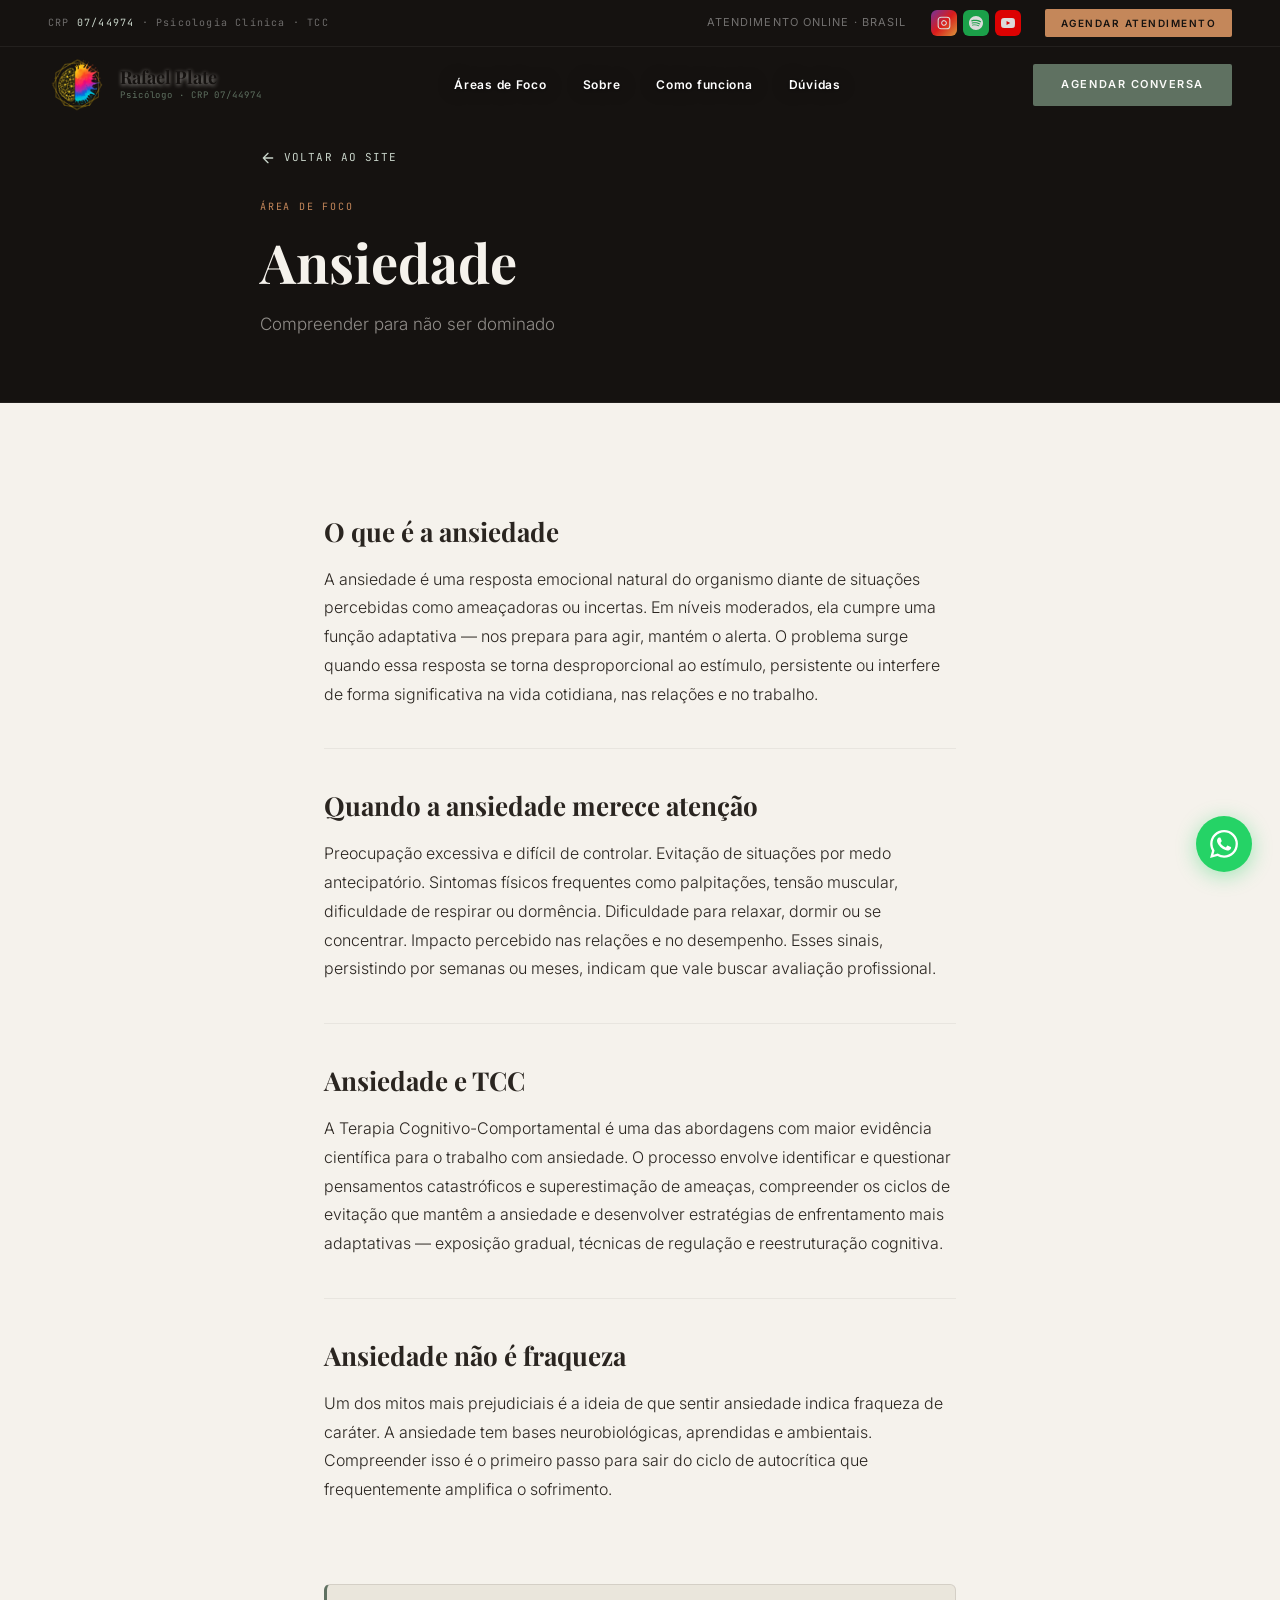
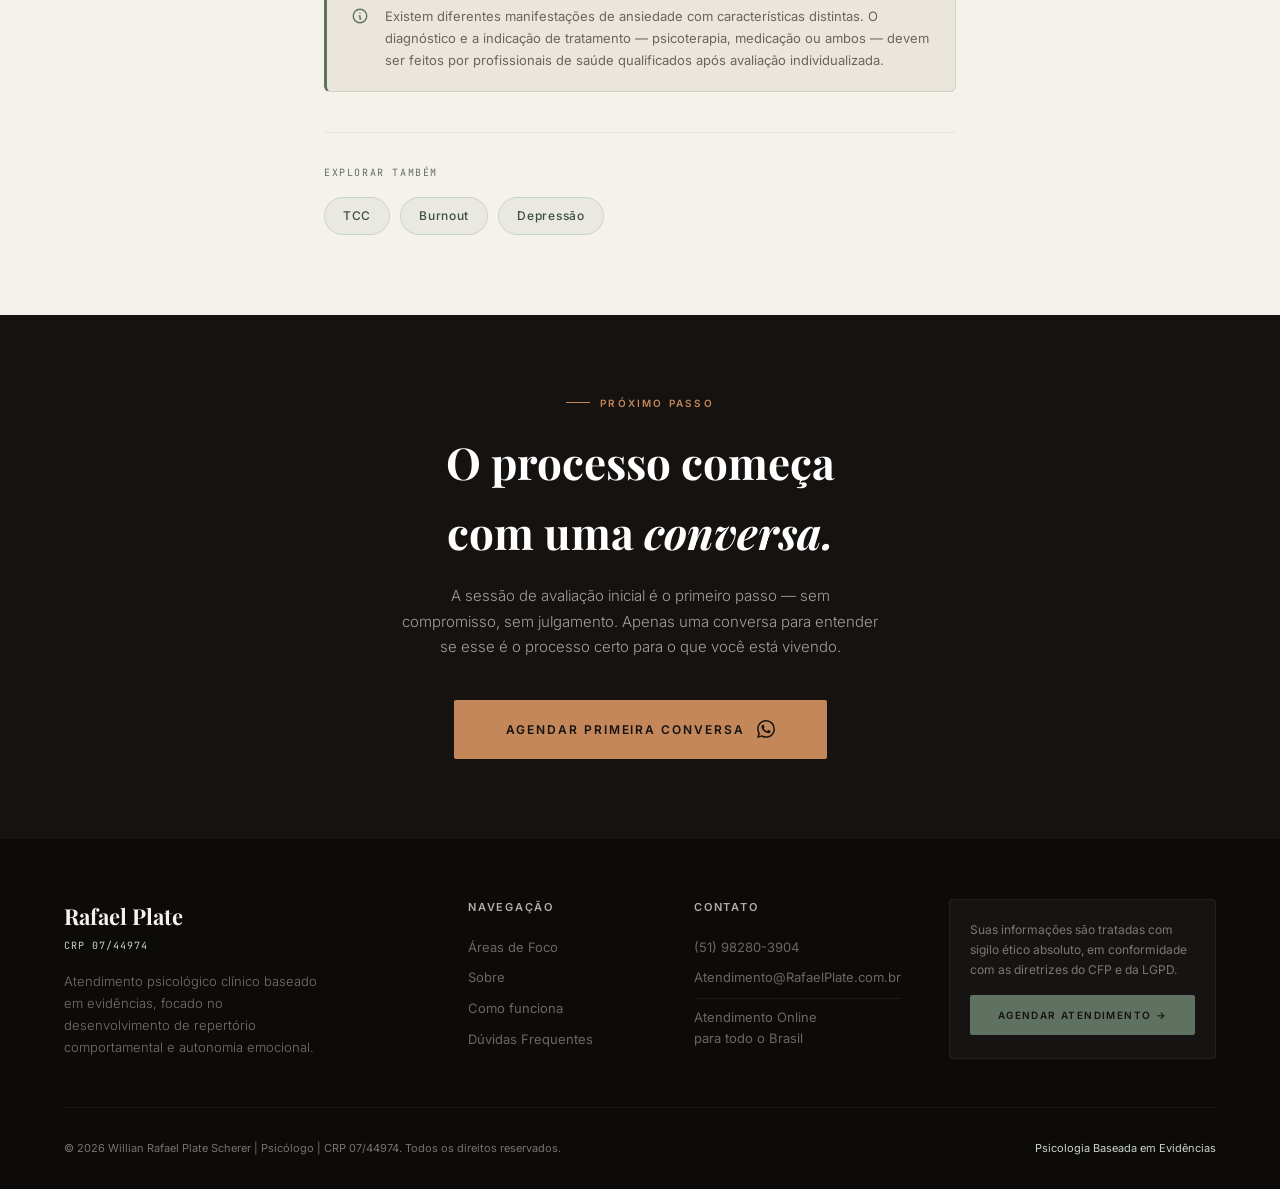
<file: ansiedade.html>
﻿<!DOCTYPE html>
<html lang="pt-BR">
<head>
  <meta charset="UTF-8">
  <meta name="viewport" content="width=device-width, initial-scale=1.0">
  <title>Ansiedade | Rafael Plate — Psicólogo Clínico CRP 07/44974</title>
  <meta name="description" content="A ansiedade é uma resposta natural do organismo. Entenda quando ela se torna um problema e como a psicologia pode ajudar.">
  <meta property="og:title" content="Ansiedade | Rafael Plate">
  <meta property="og:description" content="A ansiedade é uma resposta natural do organismo. Entenda quando ela se torna um problema e como a psicologia pode ajudar.">
  <meta property="og:type" content="article">
  <meta property="og:locale" content="pt_BR">
  <meta property="og:image" content="og-image.png">
  <meta name="twitter:card" content="summary_large_image">
  <link rel="preconnect" href="https://fonts.googleapis.com">
  <link rel="preconnect" href="https://fonts.gstatic.com" crossorigin>
  <link href="https://fonts.googleapis.com/css2?family=Playfair+Display:ital,wght@0,400;0,500;0,700;1,400;1,700&family=Inter:wght@300;400;500;600&family=JetBrains+Mono:wght@400;500&display=swap" rel="stylesheet">
  <link rel="stylesheet" href="style.css">
  <link rel="icon" type="image/png" href="favicon.png">
</head>
<body class="article-page">

<div id="topbar">
  <div class="crp mono">CRP <span>07/44974</span> · Psicologia Clínica · TCC</div>
  <div class="right">
    <span class="hidden-mobile">Atendimento Online · Brasil</span>
    <div class="topbar-socials">
      <a href="https://www.instagram.com/eusourafascherer/" target="_blank" rel="noopener noreferrer" class="tsoc tsoc-ig" title="Instagram"><svg width="14" height="14" fill="none" stroke="currentColor" stroke-width="1.8" viewBox="0 0 24 24"><rect x="2" y="2" width="20" height="20" rx="5"/><path d="M16 11.37A4 4 0 1112.63 8 4 4 0 0116 11.37z"/><line x1="17.5" y1="6.5" x2="17.51" y2="6.5"/></svg></a>
      <a href="https://open.spotify.com/show/1dNRGp5bGcrx1Ocwf27fCI" target="_blank" rel="noopener noreferrer" class="tsoc tsoc-sp" title="Spotify"><svg width="14" height="14" fill="currentColor" viewBox="0 0 24 24"><path d="M12 0C5.4 0 0 5.4 0 12s5.4 12 12 12 12-5.4 12-12S18.66 0 12 0zm5.521 17.34c-.24.359-.66.48-1.021.24-2.82-1.74-6.36-2.101-10.561-1.141-.418.122-.779-.179-.899-.539-.12-.421.18-.78.54-.9 4.56-1.021 8.52-.6 11.64 1.32.42.18.479.659.241 1.02zm1.44-3.3c-.301.42-.841.6-1.262.3-3.239-1.98-8.159-2.58-11.939-1.38-.479.12-1.02-.12-1.14-.6-.12-.48.12-1.021.6-1.141C9.6 9.9 15 10.561 18.72 12.84c.361.181.54.78.241 1.2zm.12-3.36C15.24 8.4 8.82 8.16 5.16 9.301c-.6.179-1.2-.181-1.38-.721-.18-.6.18-1.2.72-1.381 4.26-1.26 11.28-1.02 15.721 1.621.539.3.719 1.02.419 1.56-.299.421-1.02.539-1.56.3z"/></svg></a>
      <a href="https://youtube.com/@naoeassimqueacaba" target="_blank" rel="noopener noreferrer" class="tsoc tsoc-yt" title="YouTube"><svg width="14" height="14" fill="currentColor" viewBox="0 0 24 24"><path d="M23.498 6.186a3.016 3.016 0 00-2.122-2.136C19.505 3.545 12 3.545 12 3.545s-7.505 0-9.377.505A3.017 3.017 0 00.502 6.186C0 8.07 0 12 0 12s0 3.93.502 5.814a3.016 3.016 0 002.122 2.136c1.871.505 9.376.505 9.376.505s7.505 0 9.377-.505a3.015 3.015 0 002.122-2.136C24 15.93 24 12 24 12s0-3.93-.502-5.814zM9.545 15.568V8.432L15.818 12l-6.273 3.568z"/></svg></a>
    </div>
    <a href="https://wa.me/5551982803904?text=Olá, Rafael! Vim pelo seu site e gostaria de solicitar uma avaliação inicial." target="_blank" rel="noopener noreferrer" class="cta-top">Agendar Atendimento</a>
  </div>
</div>
<nav id="navbar">
  <a href="index.html" class="nav-logo">
    <img src="favicon.png" alt="Logo Rafael Plate" class="nav-logo-img" style="border-radius:50%;object-fit:cover">
    <div class="nav-logo-text">
      <span class="nav-logo-name serif">Rafael Plate</span>
      <span class="nav-logo-tag mono">Psicólogo · CRP 07/44974</span>
    </div>
  </a>
  <div class="nav-links">
    <a href="index.html#specialties">Áreas de Foco</a>
    <a href="index.html#about">Sobre</a>
    <a href="index.html#how">Como funciona</a>
    <a href="index.html#faq">Dúvidas</a>
  </div>
  <a href="https://wa.me/5551982803904?text=Olá, Rafael! Vim pelo seu site e gostaria de agendar uma primeira conversa." target="_blank" rel="noopener noreferrer" class="nav-cta hidden-mobile">Agendar conversa</a>
  <button class="mobile-menu-btn" id="mobile-btn" aria-label="Menu">
    <svg width="22" height="22" fill="none" stroke="currentColor" stroke-width="2" viewBox="0 0 24 24"><line x1="3" y1="6" x2="21" y2="6"/><line x1="3" y1="12" x2="21" y2="12"/><line x1="3" y1="18" x2="21" y2="18"/></svg>
  </button>
</nav>
<div id="mobile-nav">
  <a href="index.html#specialties" class="mob-link">Áreas de Foco</a>
  <a href="index.html#about" class="mob-link">Sobre</a>
  <a href="index.html#how" class="mob-link">Como funciona</a>
  <a href="index.html#faq" class="mob-link">Dúvidas</a>
  <a href="https://wa.me/5551982803904?text=Olá, Rafael!" target="_blank" rel="noopener noreferrer" class="mobile-cta mob-link">Agendar Atendimento →</a>
</div>

<!-- ARTICLE HERO -->
<header class="article-hero">
  <div class="article-hero-inner max-w">
    <a href="index.html#about" class="article-back">
      <svg width="16" height="16" fill="none" stroke="currentColor" stroke-width="2" viewBox="0 0 24 24"><path stroke-linecap="round" stroke-linejoin="round" d="M19 12H5M12 5l-7 7 7 7"/></svg>
      Voltar ao site
    </a>
    <div class="article-label mono">ÁREA DE FOCO</div>
    <h1 class="article-h1 serif">Ansiedade</h1>
    <p class="article-subtitle">Compreender para não ser dominado</p>
  </div>
</header>

<!-- ARTICLE BODY -->
<main class="article-body max-w">
  <article class="article-content">

    <section class="article-section">
      <h2 class="article-section-title serif">O que é a ansiedade</h2>
      <p class="article-section-text">A ansiedade é uma resposta emocional natural do organismo diante de situações percebidas como ameaçadoras ou incertas. Em níveis moderados, ela cumpre uma função adaptativa — nos prepara para agir, mantém o alerta. O problema surge quando essa resposta se torna desproporcional ao estímulo, persistente ou interfere de forma significativa na vida cotidiana, nas relações e no trabalho.</p>
    </section>     <section class="article-section">
      <h2 class="article-section-title serif">Quando a ansiedade merece atenção</h2>
      <p class="article-section-text">Preocupação excessiva e difícil de controlar. Evitação de situações por medo antecipatório. Sintomas físicos frequentes como palpitações, tensão muscular, dificuldade de respirar ou dormência. Dificuldade para relaxar, dormir ou se concentrar. Impacto percebido nas relações e no desempenho. Esses sinais, persistindo por semanas ou meses, indicam que vale buscar avaliação profissional.</p>
    </section>     <section class="article-section">
      <h2 class="article-section-title serif">Ansiedade e TCC</h2>
      <p class="article-section-text">A Terapia Cognitivo-Comportamental é uma das abordagens com maior evidência científica para o trabalho com ansiedade. O processo envolve identificar e questionar pensamentos catastróficos e superestimação de ameaças, compreender os ciclos de evitação que mantêm a ansiedade e desenvolver estratégias de enfrentamento mais adaptativas — exposição gradual, técnicas de regulação e reestruturação cognitiva.</p>
    </section>     <section class="article-section">
      <h2 class="article-section-title serif">Ansiedade não é fraqueza</h2>
      <p class="article-section-text">Um dos mitos mais prejudiciais é a ideia de que sentir ansiedade indica fraqueza de caráter. A ansiedade tem bases neurobiológicas, aprendidas e ambientais. Compreender isso é o primeiro passo para sair do ciclo de autocrítica que frequentemente amplifica o sofrimento.</p>
    </section>

    <!-- CFP NOTE -->
    <aside class="article-cfp-note">
      <svg width="18" height="18" fill="none" stroke="currentColor" stroke-width="1.8" viewBox="0 0 24 24"><path stroke-linecap="round" stroke-linejoin="round" d="M13 16h-1v-4h-1m1-4h.01M21 12a9 9 0 11-18 0 9 9 0 0118 0z"/></svg>
      <p>Existem diferentes manifestações de ansiedade com características distintas. O diagnóstico e a indicação de tratamento — psicoterapia, medicação ou ambos — devem ser feitos por profissionais de saúde qualificados após avaliação individualizada.</p>
    </aside>

    <!-- RELATED -->
    <div class="article-related">
      <div class="article-related-label mono">Explorar também</div>
      <div class="article-related-links">
      <a href="tcc.html" class="article-related-link">TCC</a>
      <a href="burnout.html" class="article-related-link">Burnout</a>
      <a href="depressao.html" class="article-related-link">Depressão</a>
      </div>
    </div>

  </article>
</main>

<!-- CTA -->
<section id="cta-section" style="padding:80px 24px">
  <div class="max-w" style="text-align:center">
    <div class="section-label" style="justify-content:center;margin-bottom:16px">
      <span style="display:inline-flex;align-items:center;gap:10px">
        <span style="display:block;width:24px;height:1px;background:var(--terra)"></span>
        Próximo passo
      </span>
    </div>
    <h2 class="serif" style="font-size:clamp(28px,4vw,44px);margin-bottom:16px;color:#fff">O processo começa<br>com uma <em>conversa.</em></h2>
    <p style="color:rgba(255,255,255,.6);max-width:480px;margin:0 auto 40px;font-size:15px;line-height:1.7">A sessão de avaliação inicial é o primeiro passo — sem compromisso, sem julgamento. Apenas uma conversa para entender se esse é o processo certo para o que você está vivendo.</p>
    <a href="https://wa.me/5551982803904?text=Olá, Rafael! Vim pelo seu site e gostaria de agendar uma primeira conversa." target="_blank" rel="noopener noreferrer" class="btn-cta-final">
      Agendar primeira conversa
      <svg width="18" height="18" fill="currentColor" viewBox="0 0 24 24"><path d="M17.472 14.382c-.297-.149-1.758-.867-2.03-.967-.273-.099-.471-.148-.67.15-.197.297-.767.966-.94 1.164-.173.199-.347.223-.644.075-.297-.15-1.255-.463-2.39-1.475-.883-.788-1.48-1.761-1.653-2.059-.173-.297-.018-.458.13-.606.134-.133.298-.347.446-.52.149-.174.198-.298.298-.497.099-.198.05-.371-.025-.52-.075-.149-.669-1.612-.916-2.207-.242-.579-.487-.5-.669-.51-.173-.008-.371-.01-.57-.01-.198 0-.52.074-.792.372-.272.297-1.04 1.016-1.04 2.479 0 1.462 1.065 2.875 1.213 3.074.149.198 2.096 3.2 5.077 4.487.709.306 1.262.489 1.694.625.712.227 1.36.195 1.871.118.571-.085 1.758-.719 2.006-1.413.248-.694.248-1.289.173-1.413-.074-.124-.272-.198-.57-.347m-5.421 7.403h-.004a9.87 9.87 0 01-5.031-1.378l-.361-.214-3.741.982.998-3.648-.235-.374a9.86 9.86 0 01-1.51-5.26c.001-5.45 4.436-9.884 9.888-9.884 2.64 0 5.122 1.03 6.988 2.898a9.825 9.825 0 012.893 6.994c-.003 5.45-4.437 9.884-9.885 9.884m8.413-18.297A11.815 11.815 0 0012.05 0C5.495 0 .16 5.335.157 11.892c0 2.096.547 4.142 1.588 5.945L.057 24l6.305-1.654a11.882 11.882 0 005.683 1.448h.005c6.554 0 11.89-5.335 11.893-11.893a11.821 11.821 0 00-3.48-8.413Z"/></svg>
    </a>
  </div>
</section>

<footer>
  <div class="max-w">
    <div class="footer-grid">
      <div>
        <div class="footer-brand-name serif">Rafael Plate</div>
        <div class="footer-brand-crp mono">CRP 07/44974</div>
        <p class="footer-brand-desc">Atendimento psicológico clínico baseado em evidências, focado no desenvolvimento de repertório comportamental e autonomia emocional.</p>
      </div>
      <div class="footer-col">
        <h4>Navegação</h4>
        <ul>
          <li><a href="index.html#specialties">Áreas de Foco</a></li>
          <li><a href="index.html#about">Sobre</a></li>
          <li><a href="index.html#how">Como funciona</a></li>
          <li><a href="index.html#faq">Dúvidas Frequentes</a></li>
        </ul>
      </div>
      <div class="footer-col">
        <h4>Contato</h4>
        <ul>
          <li>(51) 98280-3904</li>
          <li>Atendimento@RafaelPlate.com.br</li>
          <li style="padding-top:8px;border-top:1px solid rgba(255,255,255,0.06)">Atendimento Online<br>para todo o Brasil</li>
        </ul>
      </div>
      <div class="footer-lgpd">
        <p>Suas informações são tratadas com sigilo ético absoluto, em conformidade com as diretrizes do CFP e da LGPD.</p>
        <a href="https://wa.me/5551982803904?text=Olá, Rafael!" target="_blank" rel="noopener noreferrer">Agendar Atendimento →</a>
      </div>
    </div>
    <div class="footer-bottom">
      <p id="footer-year"></p>
      <span style="color:var(--sage-light)">Psicologia Baseada em Evidências</span>
    </div>
  </div>
</footer>
<a id="wa-float" href="https://wa.me/5551982803904?text=Olá, Rafael! Vim pelo seu site e gostaria de solicitar uma avaliação inicial." target="_blank" rel="noopener noreferrer" aria-label="Fale pelo WhatsApp">
  <svg width="28" height="28" fill="currentColor" viewBox="0 0 24 24"><path d="M17.472 14.382c-.297-.149-1.758-.867-2.03-.967-.273-.099-.471-.148-.67.15-.197.297-.767.966-.94 1.164-.173.199-.347.223-.644.075-.297-.15-1.255-.463-2.39-1.475-.883-.788-1.48-1.761-1.653-2.059-.173-.297-.018-.458.13-.606.134-.133.298-.347.446-.52.149-.174.198-.298.298-.497.099-.198.05-.371-.025-.52-.075-.149-.669-1.612-.916-2.207-.242-.579-.487-.5-.669-.51-.173-.008-.371-.01-.57-.01-.198 0-.52.074-.792.372-.272.297-1.04 1.016-1.04 2.479 0 1.462 1.065 2.875 1.213 3.074.149.198 2.096 3.2 5.077 4.487.709.306 1.262.489 1.694.625.712.227 1.36.195 1.871.118.571-.085 1.758-.719 2.006-1.413.248-.694.248-1.289.173-1.413-.074-.124-.272-.198-.57-.347m-5.421 7.403h-.004a9.87 9.87 0 01-5.031-1.378l-.361-.214-3.741.982.998-3.648-.235-.374a9.86 9.86 0 01-1.51-5.26c.001-5.45 4.436-9.884 9.888-9.884 2.64 0 5.122 1.03 6.988 2.898a9.825 9.825 0 012.893 6.994c-.003 5.45-4.437 9.884-9.885 9.884m8.413-18.297A11.815 11.815 0 0012.05 0C5.495 0 .16 5.335.157 11.892c0 2.096.547 4.142 1.588 5.945L.057 24l6.305-1.654a11.882 11.882 0 005.683 1.448h.005c6.554 0 11.89-5.335 11.893-11.893a11.821 11.821 0 00-3.48-8.413Z"/></svg>
</a>
<script>
  document.getElementById('footer-year').textContent =
    '© ' + new Date().getFullYear() + ' Willian Rafael Plate Scherer | Psicólogo | CRP 07/44974. Todos os direitos reservados.';
  const btn = document.getElementById('mobile-btn');
  const nav = document.getElementById('mobile-nav');
  if(btn && nav) btn.addEventListener('click', () => nav.classList.toggle('open'));
  const navbar = document.getElementById('navbar');
  window.addEventListener('scroll', () => {
    navbar.classList.toggle('scrolled', window.scrollY > 10);
  });
</script>
</body>
</html>
</file>
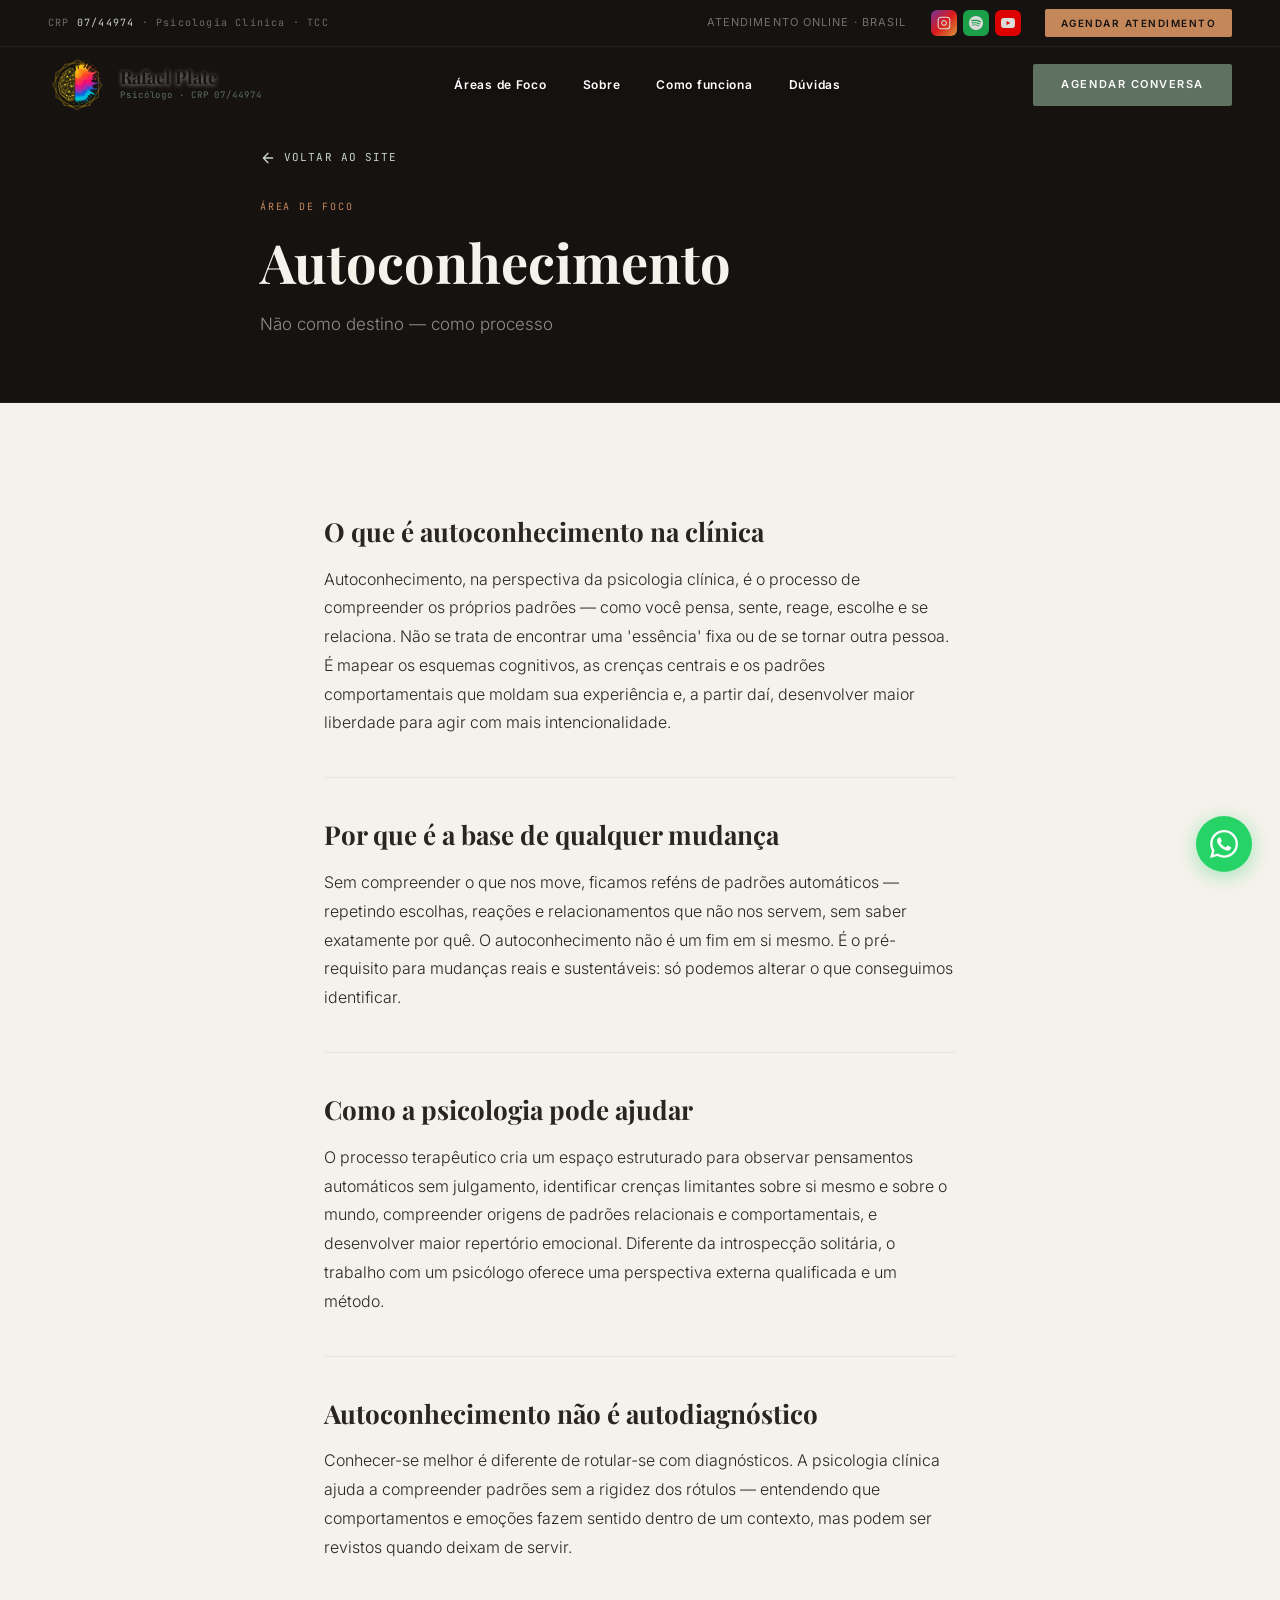
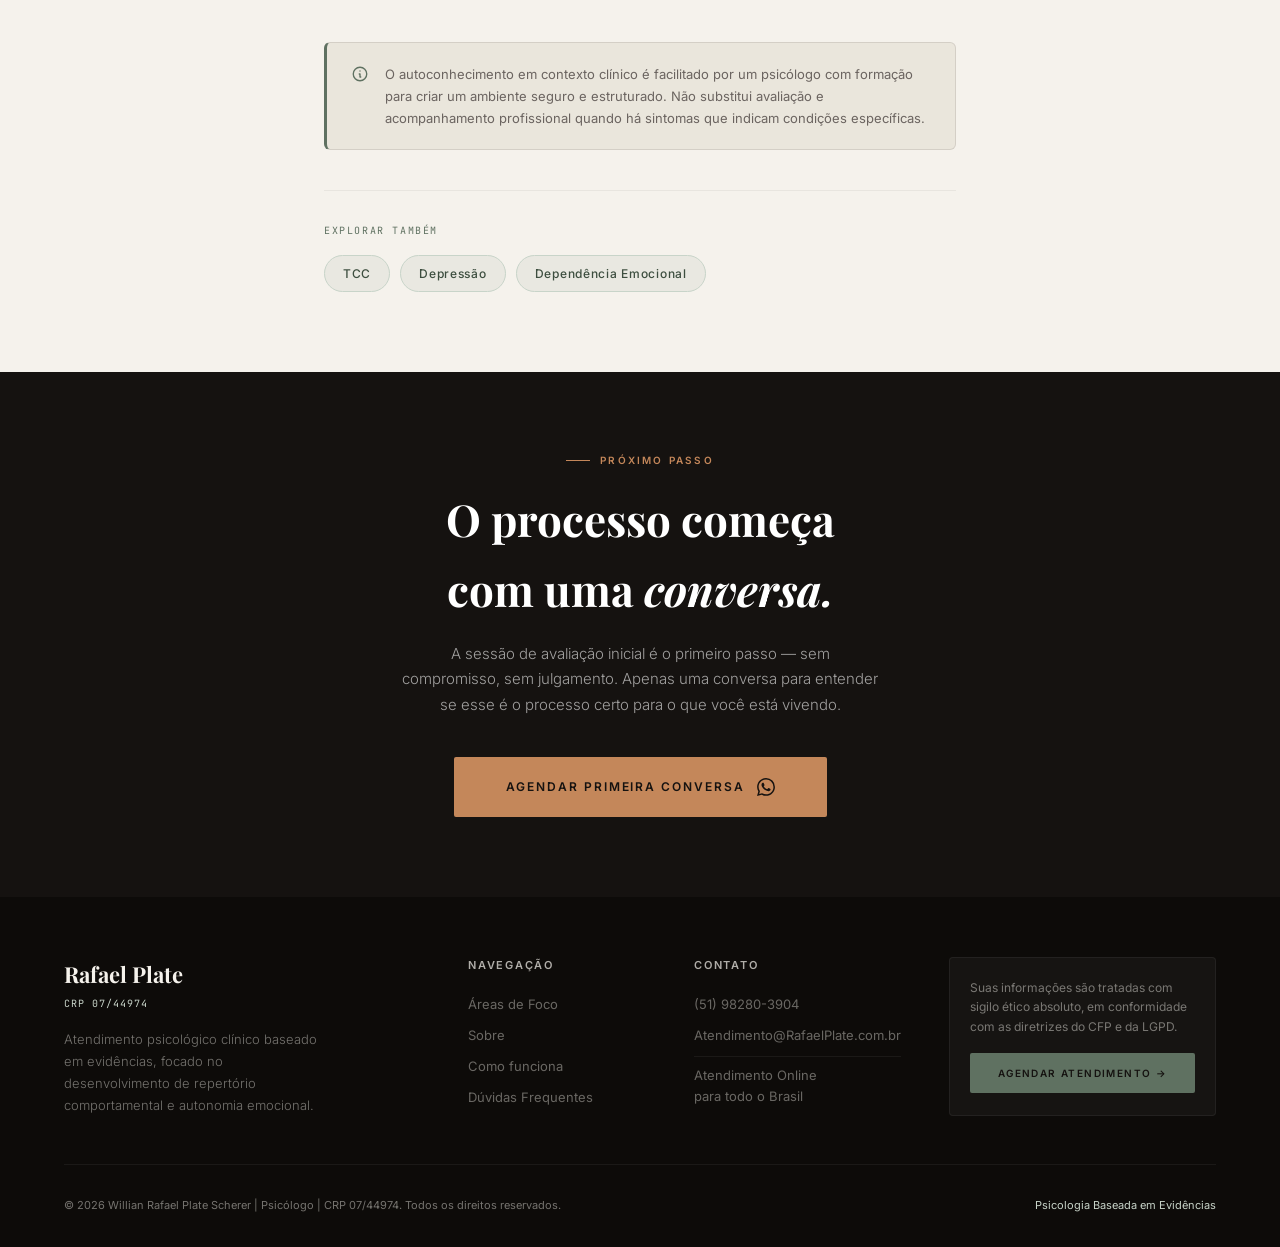
<file: autoconhecimento.html>
﻿<!DOCTYPE html>
<html lang="pt-BR">
<head>
  <meta charset="UTF-8">
  <meta name="viewport" content="width=device-width, initial-scale=1.0">
  <title>Autoconhecimento | Rafael Plate — Psicólogo Clínico CRP 07/44974</title>
  <meta name="description" content="Entenda o que é autoconhecimento na perspectiva da psicologia clínica e como ele se torna a base para mudanças reais.">
  <meta property="og:title" content="Autoconhecimento | Rafael Plate">
  <meta property="og:description" content="Entenda o que é autoconhecimento na perspectiva da psicologia clínica e como ele se torna a base para mudanças reais.">
  <meta property="og:type" content="article">
  <meta property="og:locale" content="pt_BR">
  <meta property="og:image" content="og-image.png">
  <meta name="twitter:card" content="summary_large_image">
  <link rel="preconnect" href="https://fonts.googleapis.com">
  <link rel="preconnect" href="https://fonts.gstatic.com" crossorigin>
  <link href="https://fonts.googleapis.com/css2?family=Playfair+Display:ital,wght@0,400;0,500;0,700;1,400;1,700&family=Inter:wght@300;400;500;600&family=JetBrains+Mono:wght@400;500&display=swap" rel="stylesheet">
  <link rel="stylesheet" href="style.css">
  <link rel="icon" type="image/png" href="favicon.png">
</head>
<body class="article-page">

<div id="topbar">
  <div class="crp mono">CRP <span>07/44974</span> · Psicologia Clínica · TCC</div>
  <div class="right">
    <span class="hidden-mobile">Atendimento Online · Brasil</span>
    <div class="topbar-socials">
      <a href="https://www.instagram.com/eusourafascherer/" target="_blank" rel="noopener noreferrer" class="tsoc tsoc-ig" title="Instagram"><svg width="14" height="14" fill="none" stroke="currentColor" stroke-width="1.8" viewBox="0 0 24 24"><rect x="2" y="2" width="20" height="20" rx="5"/><path d="M16 11.37A4 4 0 1112.63 8 4 4 0 0116 11.37z"/><line x1="17.5" y1="6.5" x2="17.51" y2="6.5"/></svg></a>
      <a href="https://open.spotify.com/show/1dNRGp5bGcrx1Ocwf27fCI" target="_blank" rel="noopener noreferrer" class="tsoc tsoc-sp" title="Spotify"><svg width="14" height="14" fill="currentColor" viewBox="0 0 24 24"><path d="M12 0C5.4 0 0 5.4 0 12s5.4 12 12 12 12-5.4 12-12S18.66 0 12 0zm5.521 17.34c-.24.359-.66.48-1.021.24-2.82-1.74-6.36-2.101-10.561-1.141-.418.122-.779-.179-.899-.539-.12-.421.18-.78.54-.9 4.56-1.021 8.52-.6 11.64 1.32.42.18.479.659.241 1.02zm1.44-3.3c-.301.42-.841.6-1.262.3-3.239-1.98-8.159-2.58-11.939-1.38-.479.12-1.02-.12-1.14-.6-.12-.48.12-1.021.6-1.141C9.6 9.9 15 10.561 18.72 12.84c.361.181.54.78.241 1.2zm.12-3.36C15.24 8.4 8.82 8.16 5.16 9.301c-.6.179-1.2-.181-1.38-.721-.18-.6.18-1.2.72-1.381 4.26-1.26 11.28-1.02 15.721 1.621.539.3.719 1.02.419 1.56-.299.421-1.02.539-1.56.3z"/></svg></a>
      <a href="https://youtube.com/@naoeassimqueacaba" target="_blank" rel="noopener noreferrer" class="tsoc tsoc-yt" title="YouTube"><svg width="14" height="14" fill="currentColor" viewBox="0 0 24 24"><path d="M23.498 6.186a3.016 3.016 0 00-2.122-2.136C19.505 3.545 12 3.545 12 3.545s-7.505 0-9.377.505A3.017 3.017 0 00.502 6.186C0 8.07 0 12 0 12s0 3.93.502 5.814a3.016 3.016 0 002.122 2.136c1.871.505 9.376.505 9.376.505s7.505 0 9.377-.505a3.015 3.015 0 002.122-2.136C24 15.93 24 12 24 12s0-3.93-.502-5.814zM9.545 15.568V8.432L15.818 12l-6.273 3.568z"/></svg></a>
    </div>
    <a href="https://wa.me/5551982803904?text=Olá, Rafael! Vim pelo seu site e gostaria de solicitar uma avaliação inicial." target="_blank" rel="noopener noreferrer" class="cta-top">Agendar Atendimento</a>
  </div>
</div>
<nav id="navbar">
  <a href="index.html" class="nav-logo">
    <img src="favicon.png" alt="Logo Rafael Plate" class="nav-logo-img" style="border-radius:50%;object-fit:cover">
    <div class="nav-logo-text">
      <span class="nav-logo-name serif">Rafael Plate</span>
      <span class="nav-logo-tag mono">Psicólogo · CRP 07/44974</span>
    </div>
  </a>
  <div class="nav-links">
    <a href="index.html#specialties">Áreas de Foco</a>
    <a href="index.html#about">Sobre</a>
    <a href="index.html#how">Como funciona</a>
    <a href="index.html#faq">Dúvidas</a>
  </div>
  <a href="https://wa.me/5551982803904?text=Olá, Rafael! Vim pelo seu site e gostaria de agendar uma primeira conversa." target="_blank" rel="noopener noreferrer" class="nav-cta hidden-mobile">Agendar conversa</a>
  <button class="mobile-menu-btn" id="mobile-btn" aria-label="Menu">
    <svg width="22" height="22" fill="none" stroke="currentColor" stroke-width="2" viewBox="0 0 24 24"><line x1="3" y1="6" x2="21" y2="6"/><line x1="3" y1="12" x2="21" y2="12"/><line x1="3" y1="18" x2="21" y2="18"/></svg>
  </button>
</nav>
<div id="mobile-nav">
  <a href="index.html#specialties" class="mob-link">Áreas de Foco</a>
  <a href="index.html#about" class="mob-link">Sobre</a>
  <a href="index.html#how" class="mob-link">Como funciona</a>
  <a href="index.html#faq" class="mob-link">Dúvidas</a>
  <a href="https://wa.me/5551982803904?text=Olá, Rafael!" target="_blank" rel="noopener noreferrer" class="mobile-cta mob-link">Agendar Atendimento →</a>
</div>

<!-- ARTICLE HERO -->
<header class="article-hero">
  <div class="article-hero-inner max-w">
    <a href="index.html#about" class="article-back">
      <svg width="16" height="16" fill="none" stroke="currentColor" stroke-width="2" viewBox="0 0 24 24"><path stroke-linecap="round" stroke-linejoin="round" d="M19 12H5M12 5l-7 7 7 7"/></svg>
      Voltar ao site
    </a>
    <div class="article-label mono">ÁREA DE FOCO</div>
    <h1 class="article-h1 serif">Autoconhecimento</h1>
    <p class="article-subtitle">Não como destino — como processo</p>
  </div>
</header>

<!-- ARTICLE BODY -->
<main class="article-body max-w">
  <article class="article-content">

    <section class="article-section">
      <h2 class="article-section-title serif">O que é autoconhecimento na clínica</h2>
      <p class="article-section-text">Autoconhecimento, na perspectiva da psicologia clínica, é o processo de compreender os próprios padrões — como você pensa, sente, reage, escolhe e se relaciona. Não se trata de encontrar uma 'essência' fixa ou de se tornar outra pessoa. É mapear os esquemas cognitivos, as crenças centrais e os padrões comportamentais que moldam sua experiência e, a partir daí, desenvolver maior liberdade para agir com mais intencionalidade.</p>
    </section>     <section class="article-section">
      <h2 class="article-section-title serif">Por que é a base de qualquer mudança</h2>
      <p class="article-section-text">Sem compreender o que nos move, ficamos reféns de padrões automáticos — repetindo escolhas, reações e relacionamentos que não nos servem, sem saber exatamente por quê. O autoconhecimento não é um fim em si mesmo. É o pré-requisito para mudanças reais e sustentáveis: só podemos alterar o que conseguimos identificar.</p>
    </section>     <section class="article-section">
      <h2 class="article-section-title serif">Como a psicologia pode ajudar</h2>
      <p class="article-section-text">O processo terapêutico cria um espaço estruturado para observar pensamentos automáticos sem julgamento, identificar crenças limitantes sobre si mesmo e sobre o mundo, compreender origens de padrões relacionais e comportamentais, e desenvolver maior repertório emocional. Diferente da introspecção solitária, o trabalho com um psicólogo oferece uma perspectiva externa qualificada e um método.</p>
    </section>     <section class="article-section">
      <h2 class="article-section-title serif">Autoconhecimento não é autodiagnóstico</h2>
      <p class="article-section-text">Conhecer-se melhor é diferente de rotular-se com diagnósticos. A psicologia clínica ajuda a compreender padrões sem a rigidez dos rótulos — entendendo que comportamentos e emoções fazem sentido dentro de um contexto, mas podem ser revistos quando deixam de servir.</p>
    </section>

    <!-- CFP NOTE -->
    <aside class="article-cfp-note">
      <svg width="18" height="18" fill="none" stroke="currentColor" stroke-width="1.8" viewBox="0 0 24 24"><path stroke-linecap="round" stroke-linejoin="round" d="M13 16h-1v-4h-1m1-4h.01M21 12a9 9 0 11-18 0 9 9 0 0118 0z"/></svg>
      <p>O autoconhecimento em contexto clínico é facilitado por um psicólogo com formação para criar um ambiente seguro e estruturado. Não substitui avaliação e acompanhamento profissional quando há sintomas que indicam condições específicas.</p>
    </aside>

    <!-- RELATED -->
    <div class="article-related">
      <div class="article-related-label mono">Explorar também</div>
      <div class="article-related-links">
      <a href="tcc.html" class="article-related-link">TCC</a>
      <a href="depressao.html" class="article-related-link">Depressão</a>
      <a href="dependencia-emocional.html" class="article-related-link">Dependência Emocional</a>
      </div>
    </div>

  </article>
</main>

<!-- CTA -->
<section id="cta-section" style="padding:80px 24px">
  <div class="max-w" style="text-align:center">
    <div class="section-label" style="justify-content:center;margin-bottom:16px">
      <span style="display:inline-flex;align-items:center;gap:10px">
        <span style="display:block;width:24px;height:1px;background:var(--terra)"></span>
        Próximo passo
      </span>
    </div>
    <h2 class="serif" style="font-size:clamp(28px,4vw,44px);margin-bottom:16px;color:#fff">O processo começa<br>com uma <em>conversa.</em></h2>
    <p style="color:rgba(255,255,255,.6);max-width:480px;margin:0 auto 40px;font-size:15px;line-height:1.7">A sessão de avaliação inicial é o primeiro passo — sem compromisso, sem julgamento. Apenas uma conversa para entender se esse é o processo certo para o que você está vivendo.</p>
    <a href="https://wa.me/5551982803904?text=Olá, Rafael! Vim pelo seu site e gostaria de agendar uma primeira conversa." target="_blank" rel="noopener noreferrer" class="btn-cta-final">
      Agendar primeira conversa
      <svg width="18" height="18" fill="currentColor" viewBox="0 0 24 24"><path d="M17.472 14.382c-.297-.149-1.758-.867-2.03-.967-.273-.099-.471-.148-.67.15-.197.297-.767.966-.94 1.164-.173.199-.347.223-.644.075-.297-.15-1.255-.463-2.39-1.475-.883-.788-1.48-1.761-1.653-2.059-.173-.297-.018-.458.13-.606.134-.133.298-.347.446-.52.149-.174.198-.298.298-.497.099-.198.05-.371-.025-.52-.075-.149-.669-1.612-.916-2.207-.242-.579-.487-.5-.669-.51-.173-.008-.371-.01-.57-.01-.198 0-.52.074-.792.372-.272.297-1.04 1.016-1.04 2.479 0 1.462 1.065 2.875 1.213 3.074.149.198 2.096 3.2 5.077 4.487.709.306 1.262.489 1.694.625.712.227 1.36.195 1.871.118.571-.085 1.758-.719 2.006-1.413.248-.694.248-1.289.173-1.413-.074-.124-.272-.198-.57-.347m-5.421 7.403h-.004a9.87 9.87 0 01-5.031-1.378l-.361-.214-3.741.982.998-3.648-.235-.374a9.86 9.86 0 01-1.51-5.26c.001-5.45 4.436-9.884 9.888-9.884 2.64 0 5.122 1.03 6.988 2.898a9.825 9.825 0 012.893 6.994c-.003 5.45-4.437 9.884-9.885 9.884m8.413-18.297A11.815 11.815 0 0012.05 0C5.495 0 .16 5.335.157 11.892c0 2.096.547 4.142 1.588 5.945L.057 24l6.305-1.654a11.882 11.882 0 005.683 1.448h.005c6.554 0 11.89-5.335 11.893-11.893a11.821 11.821 0 00-3.48-8.413Z"/></svg>
    </a>
  </div>
</section>

<footer>
  <div class="max-w">
    <div class="footer-grid">
      <div>
        <div class="footer-brand-name serif">Rafael Plate</div>
        <div class="footer-brand-crp mono">CRP 07/44974</div>
        <p class="footer-brand-desc">Atendimento psicológico clínico baseado em evidências, focado no desenvolvimento de repertório comportamental e autonomia emocional.</p>
      </div>
      <div class="footer-col">
        <h4>Navegação</h4>
        <ul>
          <li><a href="index.html#specialties">Áreas de Foco</a></li>
          <li><a href="index.html#about">Sobre</a></li>
          <li><a href="index.html#how">Como funciona</a></li>
          <li><a href="index.html#faq">Dúvidas Frequentes</a></li>
        </ul>
      </div>
      <div class="footer-col">
        <h4>Contato</h4>
        <ul>
          <li>(51) 98280-3904</li>
          <li>Atendimento@RafaelPlate.com.br</li>
          <li style="padding-top:8px;border-top:1px solid rgba(255,255,255,0.06)">Atendimento Online<br>para todo o Brasil</li>
        </ul>
      </div>
      <div class="footer-lgpd">
        <p>Suas informações são tratadas com sigilo ético absoluto, em conformidade com as diretrizes do CFP e da LGPD.</p>
        <a href="https://wa.me/5551982803904?text=Olá, Rafael!" target="_blank" rel="noopener noreferrer">Agendar Atendimento →</a>
      </div>
    </div>
    <div class="footer-bottom">
      <p id="footer-year"></p>
      <span style="color:var(--sage-light)">Psicologia Baseada em Evidências</span>
    </div>
  </div>
</footer>
<a id="wa-float" href="https://wa.me/5551982803904?text=Olá, Rafael! Vim pelo seu site e gostaria de solicitar uma avaliação inicial." target="_blank" rel="noopener noreferrer" aria-label="Fale pelo WhatsApp">
  <svg width="28" height="28" fill="currentColor" viewBox="0 0 24 24"><path d="M17.472 14.382c-.297-.149-1.758-.867-2.03-.967-.273-.099-.471-.148-.67.15-.197.297-.767.966-.94 1.164-.173.199-.347.223-.644.075-.297-.15-1.255-.463-2.39-1.475-.883-.788-1.48-1.761-1.653-2.059-.173-.297-.018-.458.13-.606.134-.133.298-.347.446-.52.149-.174.198-.298.298-.497.099-.198.05-.371-.025-.52-.075-.149-.669-1.612-.916-2.207-.242-.579-.487-.5-.669-.51-.173-.008-.371-.01-.57-.01-.198 0-.52.074-.792.372-.272.297-1.04 1.016-1.04 2.479 0 1.462 1.065 2.875 1.213 3.074.149.198 2.096 3.2 5.077 4.487.709.306 1.262.489 1.694.625.712.227 1.36.195 1.871.118.571-.085 1.758-.719 2.006-1.413.248-.694.248-1.289.173-1.413-.074-.124-.272-.198-.57-.347m-5.421 7.403h-.004a9.87 9.87 0 01-5.031-1.378l-.361-.214-3.741.982.998-3.648-.235-.374a9.86 9.86 0 01-1.51-5.26c.001-5.45 4.436-9.884 9.888-9.884 2.64 0 5.122 1.03 6.988 2.898a9.825 9.825 0 012.893 6.994c-.003 5.45-4.437 9.884-9.885 9.884m8.413-18.297A11.815 11.815 0 0012.05 0C5.495 0 .16 5.335.157 11.892c0 2.096.547 4.142 1.588 5.945L.057 24l6.305-1.654a11.882 11.882 0 005.683 1.448h.005c6.554 0 11.89-5.335 11.893-11.893a11.821 11.821 0 00-3.48-8.413Z"/></svg>
</a>
<script>
  document.getElementById('footer-year').textContent =
    '© ' + new Date().getFullYear() + ' Willian Rafael Plate Scherer | Psicólogo | CRP 07/44974. Todos os direitos reservados.';
  const btn = document.getElementById('mobile-btn');
  const nav = document.getElementById('mobile-nav');
  if(btn && nav) btn.addEventListener('click', () => nav.classList.toggle('open'));
  const navbar = document.getElementById('navbar');
  window.addEventListener('scroll', () => {
    navbar.classList.toggle('scrolled', window.scrollY > 10);
  });
</script>
</body>
</html>
</file>
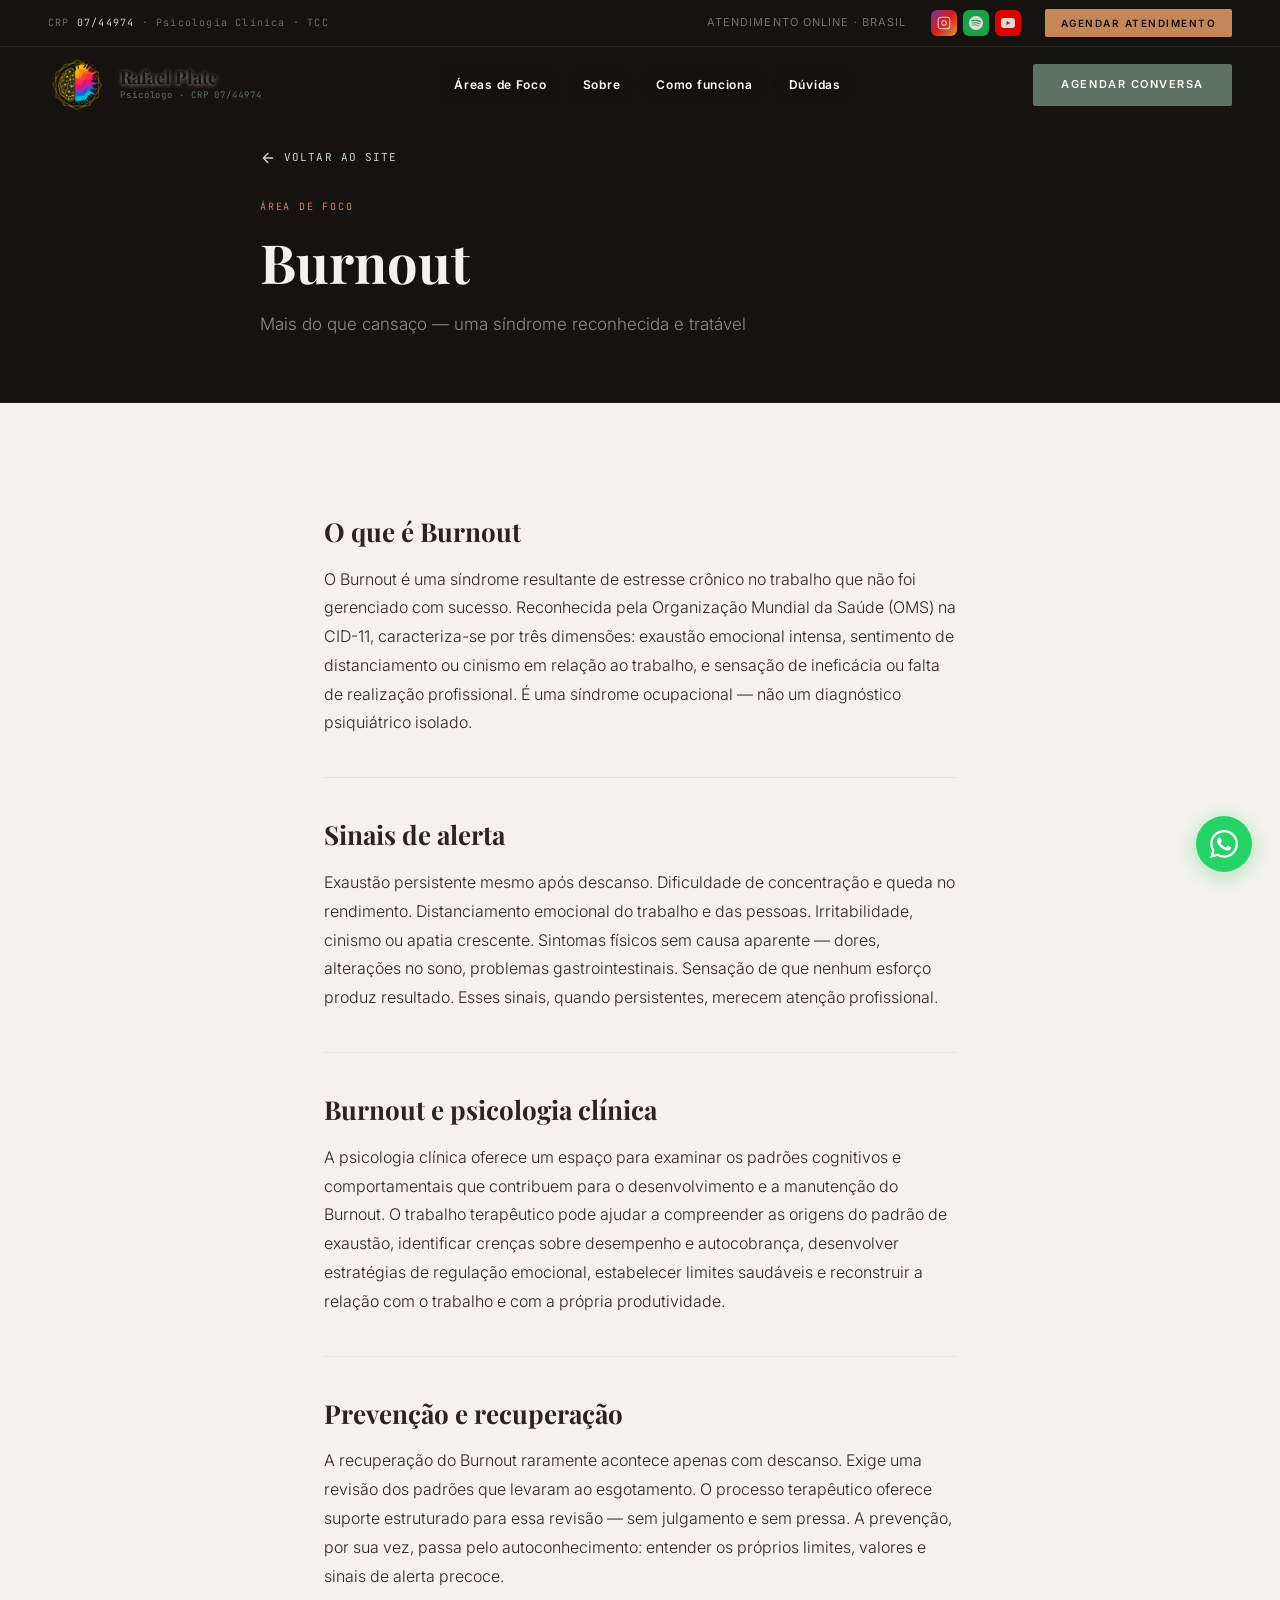
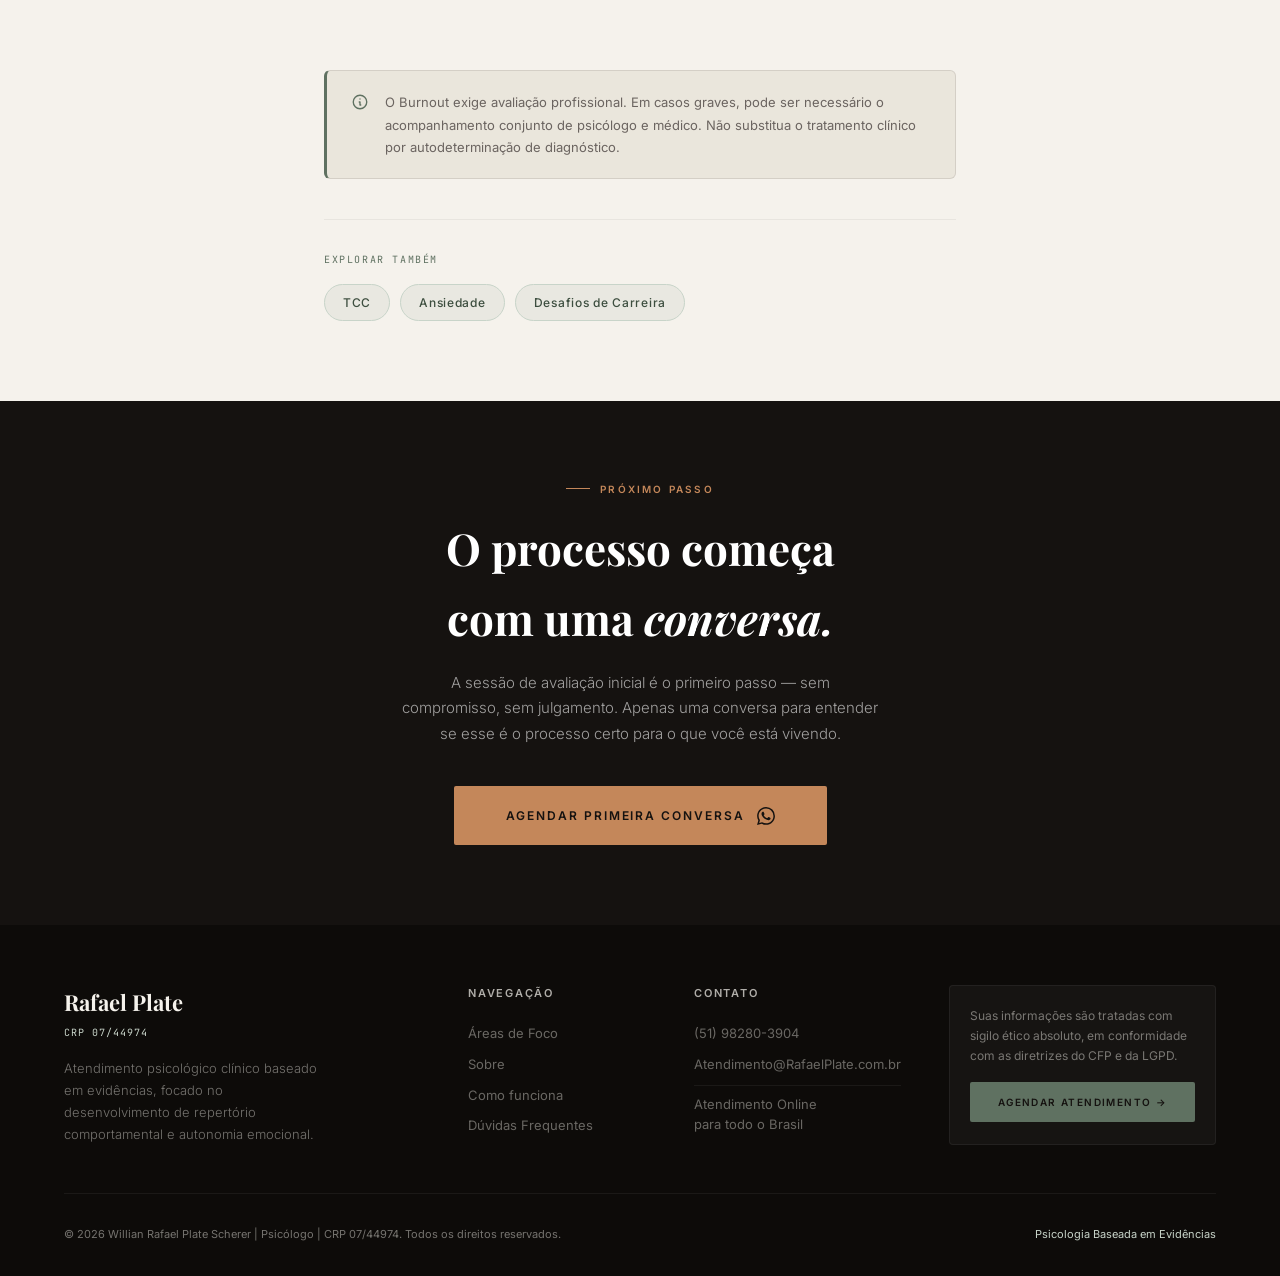
<file: burnout.html>
﻿<!DOCTYPE html>
<html lang="pt-BR">
<head>
  <meta charset="UTF-8">
  <meta name="viewport" content="width=device-width, initial-scale=1.0">
  <title>Burnout | Rafael Plate — Psicólogo Clínico CRP 07/44974</title>
  <meta name="description" content="Entenda o que é o Burnout, seus sinais de alerta e como a psicologia clínica pode apoiar o processo de recuperação.">
  <meta property="og:title" content="Burnout | Rafael Plate">
  <meta property="og:description" content="Entenda o que é o Burnout, seus sinais de alerta e como a psicologia clínica pode apoiar o processo de recuperação.">
  <meta property="og:type" content="article">
  <meta property="og:locale" content="pt_BR">
  <meta property="og:image" content="og-image.png">
  <meta name="twitter:card" content="summary_large_image">
  <link rel="preconnect" href="https://fonts.googleapis.com">
  <link rel="preconnect" href="https://fonts.gstatic.com" crossorigin>
  <link href="https://fonts.googleapis.com/css2?family=Playfair+Display:ital,wght@0,400;0,500;0,700;1,400;1,700&family=Inter:wght@300;400;500;600&family=JetBrains+Mono:wght@400;500&display=swap" rel="stylesheet">
  <link rel="stylesheet" href="style.css">
  <link rel="icon" type="image/png" href="favicon.png">
</head>
<body class="article-page">

<div id="topbar">
  <div class="crp mono">CRP <span>07/44974</span> · Psicologia Clínica · TCC</div>
  <div class="right">
    <span class="hidden-mobile">Atendimento Online · Brasil</span>
    <div class="topbar-socials">
      <a href="https://www.instagram.com/eusourafascherer/" target="_blank" rel="noopener noreferrer" class="tsoc tsoc-ig" title="Instagram"><svg width="14" height="14" fill="none" stroke="currentColor" stroke-width="1.8" viewBox="0 0 24 24"><rect x="2" y="2" width="20" height="20" rx="5"/><path d="M16 11.37A4 4 0 1112.63 8 4 4 0 0116 11.37z"/><line x1="17.5" y1="6.5" x2="17.51" y2="6.5"/></svg></a>
      <a href="https://open.spotify.com/show/1dNRGp5bGcrx1Ocwf27fCI" target="_blank" rel="noopener noreferrer" class="tsoc tsoc-sp" title="Spotify"><svg width="14" height="14" fill="currentColor" viewBox="0 0 24 24"><path d="M12 0C5.4 0 0 5.4 0 12s5.4 12 12 12 12-5.4 12-12S18.66 0 12 0zm5.521 17.34c-.24.359-.66.48-1.021.24-2.82-1.74-6.36-2.101-10.561-1.141-.418.122-.779-.179-.899-.539-.12-.421.18-.78.54-.9 4.56-1.021 8.52-.6 11.64 1.32.42.18.479.659.241 1.02zm1.44-3.3c-.301.42-.841.6-1.262.3-3.239-1.98-8.159-2.58-11.939-1.38-.479.12-1.02-.12-1.14-.6-.12-.48.12-1.021.6-1.141C9.6 9.9 15 10.561 18.72 12.84c.361.181.54.78.241 1.2zm.12-3.36C15.24 8.4 8.82 8.16 5.16 9.301c-.6.179-1.2-.181-1.38-.721-.18-.6.18-1.2.72-1.381 4.26-1.26 11.28-1.02 15.721 1.621.539.3.719 1.02.419 1.56-.299.421-1.02.539-1.56.3z"/></svg></a>
      <a href="https://youtube.com/@naoeassimqueacaba" target="_blank" rel="noopener noreferrer" class="tsoc tsoc-yt" title="YouTube"><svg width="14" height="14" fill="currentColor" viewBox="0 0 24 24"><path d="M23.498 6.186a3.016 3.016 0 00-2.122-2.136C19.505 3.545 12 3.545 12 3.545s-7.505 0-9.377.505A3.017 3.017 0 00.502 6.186C0 8.07 0 12 0 12s0 3.93.502 5.814a3.016 3.016 0 002.122 2.136c1.871.505 9.376.505 9.376.505s7.505 0 9.377-.505a3.015 3.015 0 002.122-2.136C24 15.93 24 12 24 12s0-3.93-.502-5.814zM9.545 15.568V8.432L15.818 12l-6.273 3.568z"/></svg></a>
    </div>
    <a href="https://wa.me/5551982803904?text=Olá, Rafael! Vim pelo seu site e gostaria de solicitar uma avaliação inicial." target="_blank" rel="noopener noreferrer" class="cta-top">Agendar Atendimento</a>
  </div>
</div>
<nav id="navbar">
  <a href="index.html" class="nav-logo">
    <img src="favicon.png" alt="Logo Rafael Plate" class="nav-logo-img" style="border-radius:50%;object-fit:cover">
    <div class="nav-logo-text">
      <span class="nav-logo-name serif">Rafael Plate</span>
      <span class="nav-logo-tag mono">Psicólogo · CRP 07/44974</span>
    </div>
  </a>
  <div class="nav-links">
    <a href="index.html#specialties">Áreas de Foco</a>
    <a href="index.html#about">Sobre</a>
    <a href="index.html#how">Como funciona</a>
    <a href="index.html#faq">Dúvidas</a>
  </div>
  <a href="https://wa.me/5551982803904?text=Olá, Rafael! Vim pelo seu site e gostaria de agendar uma primeira conversa." target="_blank" rel="noopener noreferrer" class="nav-cta hidden-mobile">Agendar conversa</a>
  <button class="mobile-menu-btn" id="mobile-btn" aria-label="Menu">
    <svg width="22" height="22" fill="none" stroke="currentColor" stroke-width="2" viewBox="0 0 24 24"><line x1="3" y1="6" x2="21" y2="6"/><line x1="3" y1="12" x2="21" y2="12"/><line x1="3" y1="18" x2="21" y2="18"/></svg>
  </button>
</nav>
<div id="mobile-nav">
  <a href="index.html#specialties" class="mob-link">Áreas de Foco</a>
  <a href="index.html#about" class="mob-link">Sobre</a>
  <a href="index.html#how" class="mob-link">Como funciona</a>
  <a href="index.html#faq" class="mob-link">Dúvidas</a>
  <a href="https://wa.me/5551982803904?text=Olá, Rafael!" target="_blank" rel="noopener noreferrer" class="mobile-cta mob-link">Agendar Atendimento →</a>
</div>

<!-- ARTICLE HERO -->
<header class="article-hero">
  <div class="article-hero-inner max-w">
    <a href="index.html#about" class="article-back">
      <svg width="16" height="16" fill="none" stroke="currentColor" stroke-width="2" viewBox="0 0 24 24"><path stroke-linecap="round" stroke-linejoin="round" d="M19 12H5M12 5l-7 7 7 7"/></svg>
      Voltar ao site
    </a>
    <div class="article-label mono">ÁREA DE FOCO</div>
    <h1 class="article-h1 serif">Burnout</h1>
    <p class="article-subtitle">Mais do que cansaço — uma síndrome reconhecida e tratável</p>
  </div>
</header>

<!-- ARTICLE BODY -->
<main class="article-body max-w">
  <article class="article-content">

    <section class="article-section">
      <h2 class="article-section-title serif">O que é Burnout</h2>
      <p class="article-section-text">O Burnout é uma síndrome resultante de estresse crônico no trabalho que não foi gerenciado com sucesso. Reconhecida pela Organização Mundial da Saúde (OMS) na CID-11, caracteriza-se por três dimensões: exaustão emocional intensa, sentimento de distanciamento ou cinismo em relação ao trabalho, e sensação de ineficácia ou falta de realização profissional. É uma síndrome ocupacional — não um diagnóstico psiquiátrico isolado.</p>
    </section>     <section class="article-section">
      <h2 class="article-section-title serif">Sinais de alerta</h2>
      <p class="article-section-text">Exaustão persistente mesmo após descanso. Dificuldade de concentração e queda no rendimento. Distanciamento emocional do trabalho e das pessoas. Irritabilidade, cinismo ou apatia crescente. Sintomas físicos sem causa aparente — dores, alterações no sono, problemas gastrointestinais. Sensação de que nenhum esforço produz resultado. Esses sinais, quando persistentes, merecem atenção profissional.</p>
    </section>     <section class="article-section">
      <h2 class="article-section-title serif">Burnout e psicologia clínica</h2>
      <p class="article-section-text">A psicologia clínica oferece um espaço para examinar os padrões cognitivos e comportamentais que contribuem para o desenvolvimento e a manutenção do Burnout. O trabalho terapêutico pode ajudar a compreender as origens do padrão de exaustão, identificar crenças sobre desempenho e autocobrança, desenvolver estratégias de regulação emocional, estabelecer limites saudáveis e reconstruir a relação com o trabalho e com a própria produtividade.</p>
    </section>     <section class="article-section">
      <h2 class="article-section-title serif">Prevenção e recuperação</h2>
      <p class="article-section-text">A recuperação do Burnout raramente acontece apenas com descanso. Exige uma revisão dos padrões que levaram ao esgotamento. O processo terapêutico oferece suporte estruturado para essa revisão — sem julgamento e sem pressa. A prevenção, por sua vez, passa pelo autoconhecimento: entender os próprios limites, valores e sinais de alerta precoce.</p>
    </section>

    <!-- CFP NOTE -->
    <aside class="article-cfp-note">
      <svg width="18" height="18" fill="none" stroke="currentColor" stroke-width="1.8" viewBox="0 0 24 24"><path stroke-linecap="round" stroke-linejoin="round" d="M13 16h-1v-4h-1m1-4h.01M21 12a9 9 0 11-18 0 9 9 0 0118 0z"/></svg>
      <p>O Burnout exige avaliação profissional. Em casos graves, pode ser necessário o acompanhamento conjunto de psicólogo e médico. Não substitua o tratamento clínico por autodeterminação de diagnóstico.</p>
    </aside>

    <!-- RELATED -->
    <div class="article-related">
      <div class="article-related-label mono">Explorar também</div>
      <div class="article-related-links">
      <a href="tcc.html" class="article-related-link">TCC</a>
      <a href="ansiedade.html" class="article-related-link">Ansiedade</a>
      <a href="carreira.html" class="article-related-link">Desafios de Carreira</a>
      </div>
    </div>

  </article>
</main>

<!-- CTA -->
<section id="cta-section" style="padding:80px 24px">
  <div class="max-w" style="text-align:center">
    <div class="section-label" style="justify-content:center;margin-bottom:16px">
      <span style="display:inline-flex;align-items:center;gap:10px">
        <span style="display:block;width:24px;height:1px;background:var(--terra)"></span>
        Próximo passo
      </span>
    </div>
    <h2 class="serif" style="font-size:clamp(28px,4vw,44px);margin-bottom:16px;color:#fff">O processo começa<br>com uma <em>conversa.</em></h2>
    <p style="color:rgba(255,255,255,.6);max-width:480px;margin:0 auto 40px;font-size:15px;line-height:1.7">A sessão de avaliação inicial é o primeiro passo — sem compromisso, sem julgamento. Apenas uma conversa para entender se esse é o processo certo para o que você está vivendo.</p>
    <a href="https://wa.me/5551982803904?text=Olá, Rafael! Vim pelo seu site e gostaria de agendar uma primeira conversa." target="_blank" rel="noopener noreferrer" class="btn-cta-final">
      Agendar primeira conversa
      <svg width="18" height="18" fill="currentColor" viewBox="0 0 24 24"><path d="M17.472 14.382c-.297-.149-1.758-.867-2.03-.967-.273-.099-.471-.148-.67.15-.197.297-.767.966-.94 1.164-.173.199-.347.223-.644.075-.297-.15-1.255-.463-2.39-1.475-.883-.788-1.48-1.761-1.653-2.059-.173-.297-.018-.458.13-.606.134-.133.298-.347.446-.52.149-.174.198-.298.298-.497.099-.198.05-.371-.025-.52-.075-.149-.669-1.612-.916-2.207-.242-.579-.487-.5-.669-.51-.173-.008-.371-.01-.57-.01-.198 0-.52.074-.792.372-.272.297-1.04 1.016-1.04 2.479 0 1.462 1.065 2.875 1.213 3.074.149.198 2.096 3.2 5.077 4.487.709.306 1.262.489 1.694.625.712.227 1.36.195 1.871.118.571-.085 1.758-.719 2.006-1.413.248-.694.248-1.289.173-1.413-.074-.124-.272-.198-.57-.347m-5.421 7.403h-.004a9.87 9.87 0 01-5.031-1.378l-.361-.214-3.741.982.998-3.648-.235-.374a9.86 9.86 0 01-1.51-5.26c.001-5.45 4.436-9.884 9.888-9.884 2.64 0 5.122 1.03 6.988 2.898a9.825 9.825 0 012.893 6.994c-.003 5.45-4.437 9.884-9.885 9.884m8.413-18.297A11.815 11.815 0 0012.05 0C5.495 0 .16 5.335.157 11.892c0 2.096.547 4.142 1.588 5.945L.057 24l6.305-1.654a11.882 11.882 0 005.683 1.448h.005c6.554 0 11.89-5.335 11.893-11.893a11.821 11.821 0 00-3.48-8.413Z"/></svg>
    </a>
  </div>
</section>

<footer>
  <div class="max-w">
    <div class="footer-grid">
      <div>
        <div class="footer-brand-name serif">Rafael Plate</div>
        <div class="footer-brand-crp mono">CRP 07/44974</div>
        <p class="footer-brand-desc">Atendimento psicológico clínico baseado em evidências, focado no desenvolvimento de repertório comportamental e autonomia emocional.</p>
      </div>
      <div class="footer-col">
        <h4>Navegação</h4>
        <ul>
          <li><a href="index.html#specialties">Áreas de Foco</a></li>
          <li><a href="index.html#about">Sobre</a></li>
          <li><a href="index.html#how">Como funciona</a></li>
          <li><a href="index.html#faq">Dúvidas Frequentes</a></li>
        </ul>
      </div>
      <div class="footer-col">
        <h4>Contato</h4>
        <ul>
          <li>(51) 98280-3904</li>
          <li>Atendimento@RafaelPlate.com.br</li>
          <li style="padding-top:8px;border-top:1px solid rgba(255,255,255,0.06)">Atendimento Online<br>para todo o Brasil</li>
        </ul>
      </div>
      <div class="footer-lgpd">
        <p>Suas informações são tratadas com sigilo ético absoluto, em conformidade com as diretrizes do CFP e da LGPD.</p>
        <a href="https://wa.me/5551982803904?text=Olá, Rafael!" target="_blank" rel="noopener noreferrer">Agendar Atendimento →</a>
      </div>
    </div>
    <div class="footer-bottom">
      <p id="footer-year"></p>
      <span style="color:var(--sage-light)">Psicologia Baseada em Evidências</span>
    </div>
  </div>
</footer>
<a id="wa-float" href="https://wa.me/5551982803904?text=Olá, Rafael! Vim pelo seu site e gostaria de solicitar uma avaliação inicial." target="_blank" rel="noopener noreferrer" aria-label="Fale pelo WhatsApp">
  <svg width="28" height="28" fill="currentColor" viewBox="0 0 24 24"><path d="M17.472 14.382c-.297-.149-1.758-.867-2.03-.967-.273-.099-.471-.148-.67.15-.197.297-.767.966-.94 1.164-.173.199-.347.223-.644.075-.297-.15-1.255-.463-2.39-1.475-.883-.788-1.48-1.761-1.653-2.059-.173-.297-.018-.458.13-.606.134-.133.298-.347.446-.52.149-.174.198-.298.298-.497.099-.198.05-.371-.025-.52-.075-.149-.669-1.612-.916-2.207-.242-.579-.487-.5-.669-.51-.173-.008-.371-.01-.57-.01-.198 0-.52.074-.792.372-.272.297-1.04 1.016-1.04 2.479 0 1.462 1.065 2.875 1.213 3.074.149.198 2.096 3.2 5.077 4.487.709.306 1.262.489 1.694.625.712.227 1.36.195 1.871.118.571-.085 1.758-.719 2.006-1.413.248-.694.248-1.289.173-1.413-.074-.124-.272-.198-.57-.347m-5.421 7.403h-.004a9.87 9.87 0 01-5.031-1.378l-.361-.214-3.741.982.998-3.648-.235-.374a9.86 9.86 0 01-1.51-5.26c.001-5.45 4.436-9.884 9.888-9.884 2.64 0 5.122 1.03 6.988 2.898a9.825 9.825 0 012.893 6.994c-.003 5.45-4.437 9.884-9.885 9.884m8.413-18.297A11.815 11.815 0 0012.05 0C5.495 0 .16 5.335.157 11.892c0 2.096.547 4.142 1.588 5.945L.057 24l6.305-1.654a11.882 11.882 0 005.683 1.448h.005c6.554 0 11.89-5.335 11.893-11.893a11.821 11.821 0 00-3.48-8.413Z"/></svg>
</a>
<script>
  document.getElementById('footer-year').textContent =
    '© ' + new Date().getFullYear() + ' Willian Rafael Plate Scherer | Psicólogo | CRP 07/44974. Todos os direitos reservados.';
  const btn = document.getElementById('mobile-btn');
  const nav = document.getElementById('mobile-nav');
  if(btn && nav) btn.addEventListener('click', () => nav.classList.toggle('open'));
  const navbar = document.getElementById('navbar');
  window.addEventListener('scroll', () => {
    navbar.classList.toggle('scrolled', window.scrollY > 10);
  });
</script>
</body>
</html>
</file>
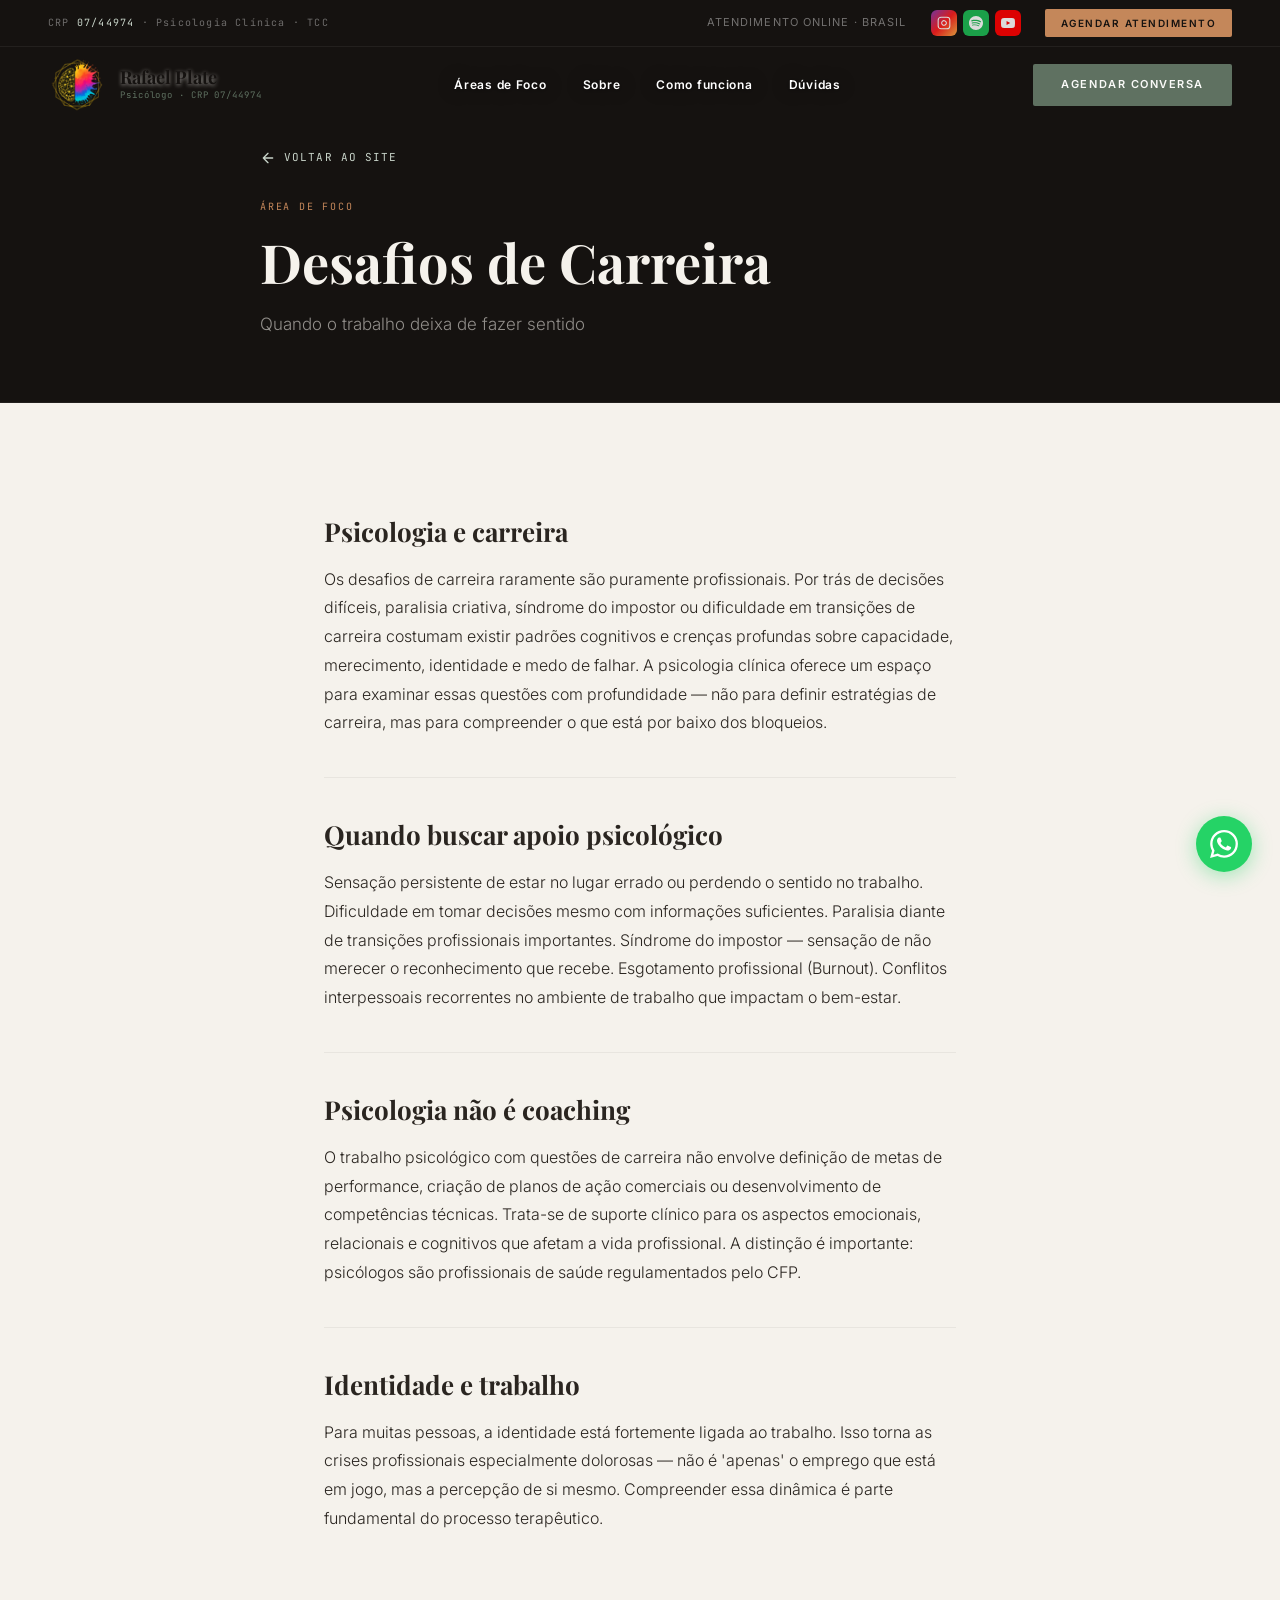
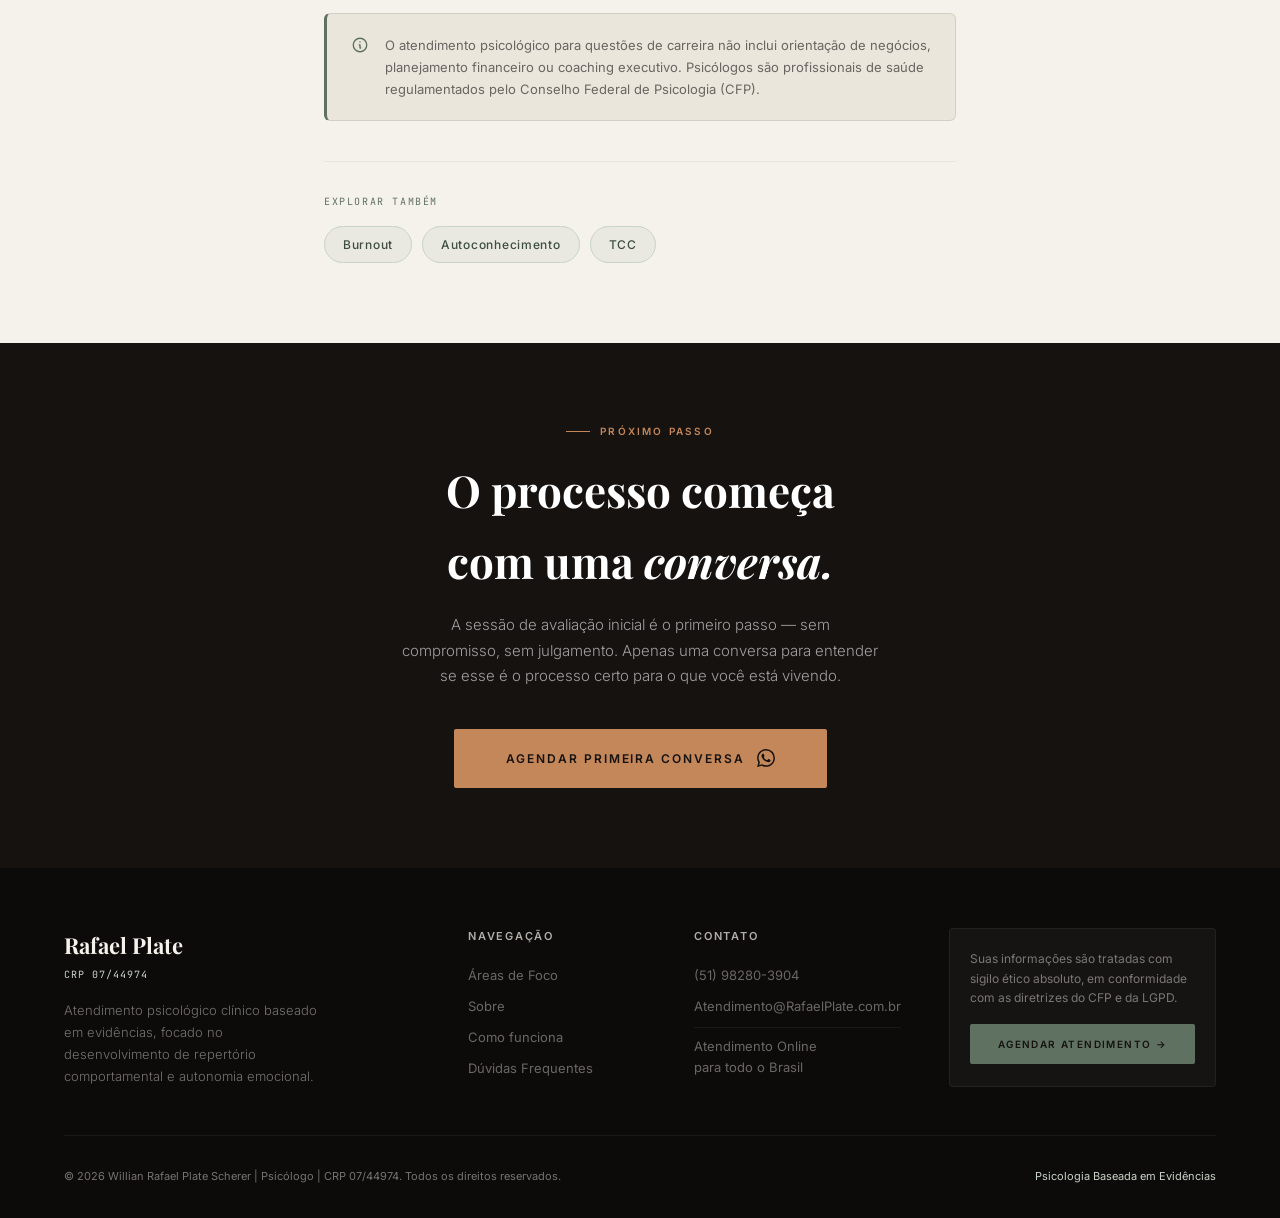
<file: carreira.html>
﻿<!DOCTYPE html>
<html lang="pt-BR">
<head>
  <meta charset="UTF-8">
  <meta name="viewport" content="width=device-width, initial-scale=1.0">
  <title>Desafios de Carreira | Rafael Plate — Psicólogo Clínico CRP 07/44974</title>
  <meta name="description" content="Os desafios de carreira raramente são puramente profissionais. Entenda como a psicologia aborda questões de identidade, bloqueios e transições.">
  <meta property="og:title" content="Desafios de Carreira | Rafael Plate">
  <meta property="og:description" content="Os desafios de carreira raramente são puramente profissionais. Entenda como a psicologia aborda questões de identidade, bloqueios e transições.">
  <meta property="og:type" content="article">
  <meta property="og:locale" content="pt_BR">
  <meta property="og:image" content="og-image.png">
  <meta name="twitter:card" content="summary_large_image">
  <link rel="preconnect" href="https://fonts.googleapis.com">
  <link rel="preconnect" href="https://fonts.gstatic.com" crossorigin>
  <link href="https://fonts.googleapis.com/css2?family=Playfair+Display:ital,wght@0,400;0,500;0,700;1,400;1,700&family=Inter:wght@300;400;500;600&family=JetBrains+Mono:wght@400;500&display=swap" rel="stylesheet">
  <link rel="stylesheet" href="style.css">
  <link rel="icon" type="image/png" href="favicon.png">
</head>
<body class="article-page">

<div id="topbar">
  <div class="crp mono">CRP <span>07/44974</span> · Psicologia Clínica · TCC</div>
  <div class="right">
    <span class="hidden-mobile">Atendimento Online · Brasil</span>
    <div class="topbar-socials">
      <a href="https://www.instagram.com/eusourafascherer/" target="_blank" rel="noopener noreferrer" class="tsoc tsoc-ig" title="Instagram"><svg width="14" height="14" fill="none" stroke="currentColor" stroke-width="1.8" viewBox="0 0 24 24"><rect x="2" y="2" width="20" height="20" rx="5"/><path d="M16 11.37A4 4 0 1112.63 8 4 4 0 0116 11.37z"/><line x1="17.5" y1="6.5" x2="17.51" y2="6.5"/></svg></a>
      <a href="https://open.spotify.com/show/1dNRGp5bGcrx1Ocwf27fCI" target="_blank" rel="noopener noreferrer" class="tsoc tsoc-sp" title="Spotify"><svg width="14" height="14" fill="currentColor" viewBox="0 0 24 24"><path d="M12 0C5.4 0 0 5.4 0 12s5.4 12 12 12 12-5.4 12-12S18.66 0 12 0zm5.521 17.34c-.24.359-.66.48-1.021.24-2.82-1.74-6.36-2.101-10.561-1.141-.418.122-.779-.179-.899-.539-.12-.421.18-.78.54-.9 4.56-1.021 8.52-.6 11.64 1.32.42.18.479.659.241 1.02zm1.44-3.3c-.301.42-.841.6-1.262.3-3.239-1.98-8.159-2.58-11.939-1.38-.479.12-1.02-.12-1.14-.6-.12-.48.12-1.021.6-1.141C9.6 9.9 15 10.561 18.72 12.84c.361.181.54.78.241 1.2zm.12-3.36C15.24 8.4 8.82 8.16 5.16 9.301c-.6.179-1.2-.181-1.38-.721-.18-.6.18-1.2.72-1.381 4.26-1.26 11.28-1.02 15.721 1.621.539.3.719 1.02.419 1.56-.299.421-1.02.539-1.56.3z"/></svg></a>
      <a href="https://youtube.com/@naoeassimqueacaba" target="_blank" rel="noopener noreferrer" class="tsoc tsoc-yt" title="YouTube"><svg width="14" height="14" fill="currentColor" viewBox="0 0 24 24"><path d="M23.498 6.186a3.016 3.016 0 00-2.122-2.136C19.505 3.545 12 3.545 12 3.545s-7.505 0-9.377.505A3.017 3.017 0 00.502 6.186C0 8.07 0 12 0 12s0 3.93.502 5.814a3.016 3.016 0 002.122 2.136c1.871.505 9.376.505 9.376.505s7.505 0 9.377-.505a3.015 3.015 0 002.122-2.136C24 15.93 24 12 24 12s0-3.93-.502-5.814zM9.545 15.568V8.432L15.818 12l-6.273 3.568z"/></svg></a>
    </div>
    <a href="https://wa.me/5551982803904?text=Olá, Rafael! Vim pelo seu site e gostaria de solicitar uma avaliação inicial." target="_blank" rel="noopener noreferrer" class="cta-top">Agendar Atendimento</a>
  </div>
</div>
<nav id="navbar">
  <a href="index.html" class="nav-logo">
    <img src="favicon.png" alt="Logo Rafael Plate" class="nav-logo-img" style="border-radius:50%;object-fit:cover">
    <div class="nav-logo-text">
      <span class="nav-logo-name serif">Rafael Plate</span>
      <span class="nav-logo-tag mono">Psicólogo · CRP 07/44974</span>
    </div>
  </a>
  <div class="nav-links">
    <a href="index.html#specialties">Áreas de Foco</a>
    <a href="index.html#about">Sobre</a>
    <a href="index.html#how">Como funciona</a>
    <a href="index.html#faq">Dúvidas</a>
  </div>
  <a href="https://wa.me/5551982803904?text=Olá, Rafael! Vim pelo seu site e gostaria de agendar uma primeira conversa." target="_blank" rel="noopener noreferrer" class="nav-cta hidden-mobile">Agendar conversa</a>
  <button class="mobile-menu-btn" id="mobile-btn" aria-label="Menu">
    <svg width="22" height="22" fill="none" stroke="currentColor" stroke-width="2" viewBox="0 0 24 24"><line x1="3" y1="6" x2="21" y2="6"/><line x1="3" y1="12" x2="21" y2="12"/><line x1="3" y1="18" x2="21" y2="18"/></svg>
  </button>
</nav>
<div id="mobile-nav">
  <a href="index.html#specialties" class="mob-link">Áreas de Foco</a>
  <a href="index.html#about" class="mob-link">Sobre</a>
  <a href="index.html#how" class="mob-link">Como funciona</a>
  <a href="index.html#faq" class="mob-link">Dúvidas</a>
  <a href="https://wa.me/5551982803904?text=Olá, Rafael!" target="_blank" rel="noopener noreferrer" class="mobile-cta mob-link">Agendar Atendimento →</a>
</div>

<!-- ARTICLE HERO -->
<header class="article-hero">
  <div class="article-hero-inner max-w">
    <a href="index.html#about" class="article-back">
      <svg width="16" height="16" fill="none" stroke="currentColor" stroke-width="2" viewBox="0 0 24 24"><path stroke-linecap="round" stroke-linejoin="round" d="M19 12H5M12 5l-7 7 7 7"/></svg>
      Voltar ao site
    </a>
    <div class="article-label mono">ÁREA DE FOCO</div>
    <h1 class="article-h1 serif">Desafios de Carreira</h1>
    <p class="article-subtitle">Quando o trabalho deixa de fazer sentido</p>
  </div>
</header>

<!-- ARTICLE BODY -->
<main class="article-body max-w">
  <article class="article-content">

    <section class="article-section">
      <h2 class="article-section-title serif">Psicologia e carreira</h2>
      <p class="article-section-text">Os desafios de carreira raramente são puramente profissionais. Por trás de decisões difíceis, paralisia criativa, síndrome do impostor ou dificuldade em transições de carreira costumam existir padrões cognitivos e crenças profundas sobre capacidade, merecimento, identidade e medo de falhar. A psicologia clínica oferece um espaço para examinar essas questões com profundidade — não para definir estratégias de carreira, mas para compreender o que está por baixo dos bloqueios.</p>
    </section>     <section class="article-section">
      <h2 class="article-section-title serif">Quando buscar apoio psicológico</h2>
      <p class="article-section-text">Sensação persistente de estar no lugar errado ou perdendo o sentido no trabalho. Dificuldade em tomar decisões mesmo com informações suficientes. Paralisia diante de transições profissionais importantes. Síndrome do impostor — sensação de não merecer o reconhecimento que recebe. Esgotamento profissional (Burnout). Conflitos interpessoais recorrentes no ambiente de trabalho que impactam o bem-estar.</p>
    </section>     <section class="article-section">
      <h2 class="article-section-title serif">Psicologia não é coaching</h2>
      <p class="article-section-text">O trabalho psicológico com questões de carreira não envolve definição de metas de performance, criação de planos de ação comerciais ou desenvolvimento de competências técnicas. Trata-se de suporte clínico para os aspectos emocionais, relacionais e cognitivos que afetam a vida profissional. A distinção é importante: psicólogos são profissionais de saúde regulamentados pelo CFP.</p>
    </section>     <section class="article-section">
      <h2 class="article-section-title serif">Identidade e trabalho</h2>
      <p class="article-section-text">Para muitas pessoas, a identidade está fortemente ligada ao trabalho. Isso torna as crises profissionais especialmente dolorosas — não é 'apenas' o emprego que está em jogo, mas a percepção de si mesmo. Compreender essa dinâmica é parte fundamental do processo terapêutico.</p>
    </section>

    <!-- CFP NOTE -->
    <aside class="article-cfp-note">
      <svg width="18" height="18" fill="none" stroke="currentColor" stroke-width="1.8" viewBox="0 0 24 24"><path stroke-linecap="round" stroke-linejoin="round" d="M13 16h-1v-4h-1m1-4h.01M21 12a9 9 0 11-18 0 9 9 0 0118 0z"/></svg>
      <p>O atendimento psicológico para questões de carreira não inclui orientação de negócios, planejamento financeiro ou coaching executivo. Psicólogos são profissionais de saúde regulamentados pelo Conselho Federal de Psicologia (CFP).</p>
    </aside>

    <!-- RELATED -->
    <div class="article-related">
      <div class="article-related-label mono">Explorar também</div>
      <div class="article-related-links">
      <a href="burnout.html" class="article-related-link">Burnout</a>
      <a href="autoconhecimento.html" class="article-related-link">Autoconhecimento</a>
      <a href="tcc.html" class="article-related-link">TCC</a>
      </div>
    </div>

  </article>
</main>

<!-- CTA -->
<section id="cta-section" style="padding:80px 24px">
  <div class="max-w" style="text-align:center">
    <div class="section-label" style="justify-content:center;margin-bottom:16px">
      <span style="display:inline-flex;align-items:center;gap:10px">
        <span style="display:block;width:24px;height:1px;background:var(--terra)"></span>
        Próximo passo
      </span>
    </div>
    <h2 class="serif" style="font-size:clamp(28px,4vw,44px);margin-bottom:16px;color:#fff">O processo começa<br>com uma <em>conversa.</em></h2>
    <p style="color:rgba(255,255,255,.6);max-width:480px;margin:0 auto 40px;font-size:15px;line-height:1.7">A sessão de avaliação inicial é o primeiro passo — sem compromisso, sem julgamento. Apenas uma conversa para entender se esse é o processo certo para o que você está vivendo.</p>
    <a href="https://wa.me/5551982803904?text=Olá, Rafael! Vim pelo seu site e gostaria de agendar uma primeira conversa." target="_blank" rel="noopener noreferrer" class="btn-cta-final">
      Agendar primeira conversa
      <svg width="18" height="18" fill="currentColor" viewBox="0 0 24 24"><path d="M17.472 14.382c-.297-.149-1.758-.867-2.03-.967-.273-.099-.471-.148-.67.15-.197.297-.767.966-.94 1.164-.173.199-.347.223-.644.075-.297-.15-1.255-.463-2.39-1.475-.883-.788-1.48-1.761-1.653-2.059-.173-.297-.018-.458.13-.606.134-.133.298-.347.446-.52.149-.174.198-.298.298-.497.099-.198.05-.371-.025-.52-.075-.149-.669-1.612-.916-2.207-.242-.579-.487-.5-.669-.51-.173-.008-.371-.01-.57-.01-.198 0-.52.074-.792.372-.272.297-1.04 1.016-1.04 2.479 0 1.462 1.065 2.875 1.213 3.074.149.198 2.096 3.2 5.077 4.487.709.306 1.262.489 1.694.625.712.227 1.36.195 1.871.118.571-.085 1.758-.719 2.006-1.413.248-.694.248-1.289.173-1.413-.074-.124-.272-.198-.57-.347m-5.421 7.403h-.004a9.87 9.87 0 01-5.031-1.378l-.361-.214-3.741.982.998-3.648-.235-.374a9.86 9.86 0 01-1.51-5.26c.001-5.45 4.436-9.884 9.888-9.884 2.64 0 5.122 1.03 6.988 2.898a9.825 9.825 0 012.893 6.994c-.003 5.45-4.437 9.884-9.885 9.884m8.413-18.297A11.815 11.815 0 0012.05 0C5.495 0 .16 5.335.157 11.892c0 2.096.547 4.142 1.588 5.945L.057 24l6.305-1.654a11.882 11.882 0 005.683 1.448h.005c6.554 0 11.89-5.335 11.893-11.893a11.821 11.821 0 00-3.48-8.413Z"/></svg>
    </a>
  </div>
</section>

<footer>
  <div class="max-w">
    <div class="footer-grid">
      <div>
        <div class="footer-brand-name serif">Rafael Plate</div>
        <div class="footer-brand-crp mono">CRP 07/44974</div>
        <p class="footer-brand-desc">Atendimento psicológico clínico baseado em evidências, focado no desenvolvimento de repertório comportamental e autonomia emocional.</p>
      </div>
      <div class="footer-col">
        <h4>Navegação</h4>
        <ul>
          <li><a href="index.html#specialties">Áreas de Foco</a></li>
          <li><a href="index.html#about">Sobre</a></li>
          <li><a href="index.html#how">Como funciona</a></li>
          <li><a href="index.html#faq">Dúvidas Frequentes</a></li>
        </ul>
      </div>
      <div class="footer-col">
        <h4>Contato</h4>
        <ul>
          <li>(51) 98280-3904</li>
          <li>Atendimento@RafaelPlate.com.br</li>
          <li style="padding-top:8px;border-top:1px solid rgba(255,255,255,0.06)">Atendimento Online<br>para todo o Brasil</li>
        </ul>
      </div>
      <div class="footer-lgpd">
        <p>Suas informações são tratadas com sigilo ético absoluto, em conformidade com as diretrizes do CFP e da LGPD.</p>
        <a href="https://wa.me/5551982803904?text=Olá, Rafael!" target="_blank" rel="noopener noreferrer">Agendar Atendimento →</a>
      </div>
    </div>
    <div class="footer-bottom">
      <p id="footer-year"></p>
      <span style="color:var(--sage-light)">Psicologia Baseada em Evidências</span>
    </div>
  </div>
</footer>
<a id="wa-float" href="https://wa.me/5551982803904?text=Olá, Rafael! Vim pelo seu site e gostaria de solicitar uma avaliação inicial." target="_blank" rel="noopener noreferrer" aria-label="Fale pelo WhatsApp">
  <svg width="28" height="28" fill="currentColor" viewBox="0 0 24 24"><path d="M17.472 14.382c-.297-.149-1.758-.867-2.03-.967-.273-.099-.471-.148-.67.15-.197.297-.767.966-.94 1.164-.173.199-.347.223-.644.075-.297-.15-1.255-.463-2.39-1.475-.883-.788-1.48-1.761-1.653-2.059-.173-.297-.018-.458.13-.606.134-.133.298-.347.446-.52.149-.174.198-.298.298-.497.099-.198.05-.371-.025-.52-.075-.149-.669-1.612-.916-2.207-.242-.579-.487-.5-.669-.51-.173-.008-.371-.01-.57-.01-.198 0-.52.074-.792.372-.272.297-1.04 1.016-1.04 2.479 0 1.462 1.065 2.875 1.213 3.074.149.198 2.096 3.2 5.077 4.487.709.306 1.262.489 1.694.625.712.227 1.36.195 1.871.118.571-.085 1.758-.719 2.006-1.413.248-.694.248-1.289.173-1.413-.074-.124-.272-.198-.57-.347m-5.421 7.403h-.004a9.87 9.87 0 01-5.031-1.378l-.361-.214-3.741.982.998-3.648-.235-.374a9.86 9.86 0 01-1.51-5.26c.001-5.45 4.436-9.884 9.888-9.884 2.64 0 5.122 1.03 6.988 2.898a9.825 9.825 0 012.893 6.994c-.003 5.45-4.437 9.884-9.885 9.884m8.413-18.297A11.815 11.815 0 0012.05 0C5.495 0 .16 5.335.157 11.892c0 2.096.547 4.142 1.588 5.945L.057 24l6.305-1.654a11.882 11.882 0 005.683 1.448h.005c6.554 0 11.89-5.335 11.893-11.893a11.821 11.821 0 00-3.48-8.413Z"/></svg>
</a>
<script>
  document.getElementById('footer-year').textContent =
    '© ' + new Date().getFullYear() + ' Willian Rafael Plate Scherer | Psicólogo | CRP 07/44974. Todos os direitos reservados.';
  const btn = document.getElementById('mobile-btn');
  const nav = document.getElementById('mobile-nav');
  if(btn && nav) btn.addEventListener('click', () => nav.classList.toggle('open'));
  const navbar = document.getElementById('navbar');
  window.addEventListener('scroll', () => {
    navbar.classList.toggle('scrolled', window.scrollY > 10);
  });
</script>
</body>
</html>
</file>
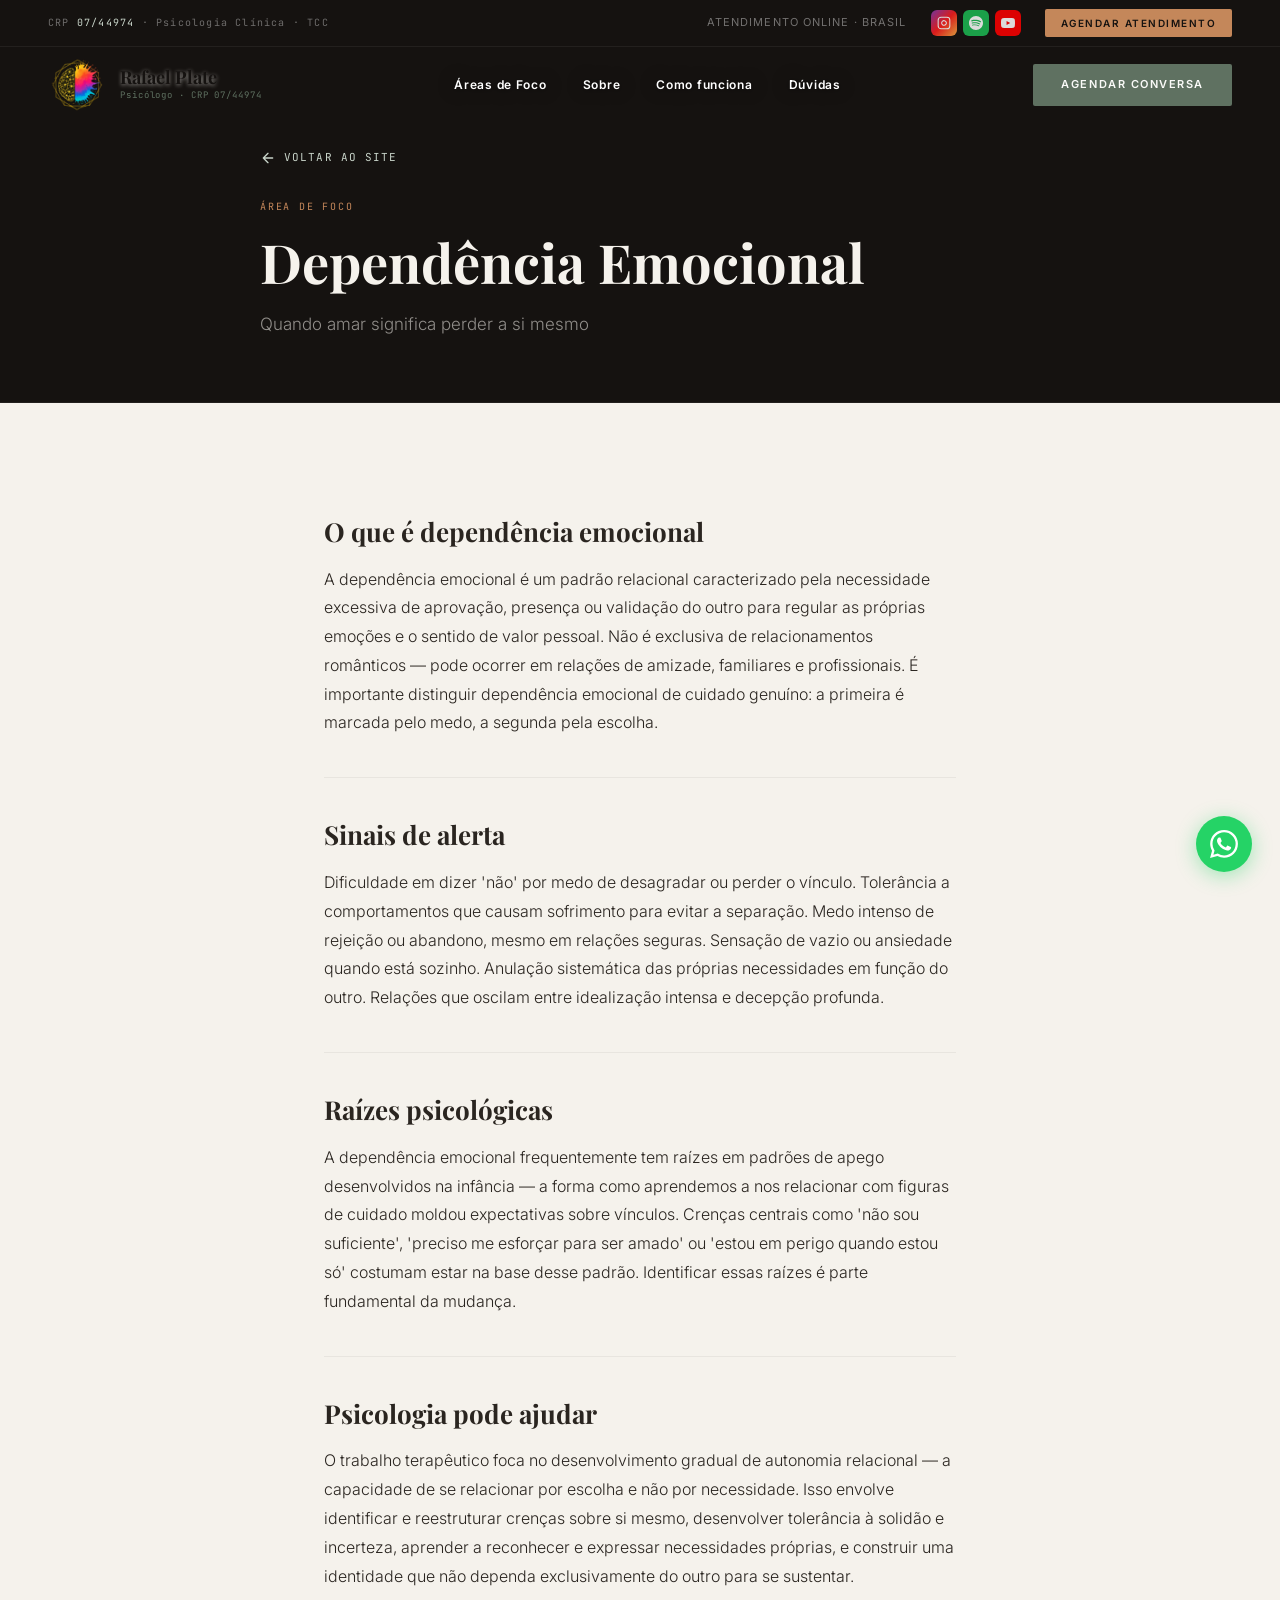
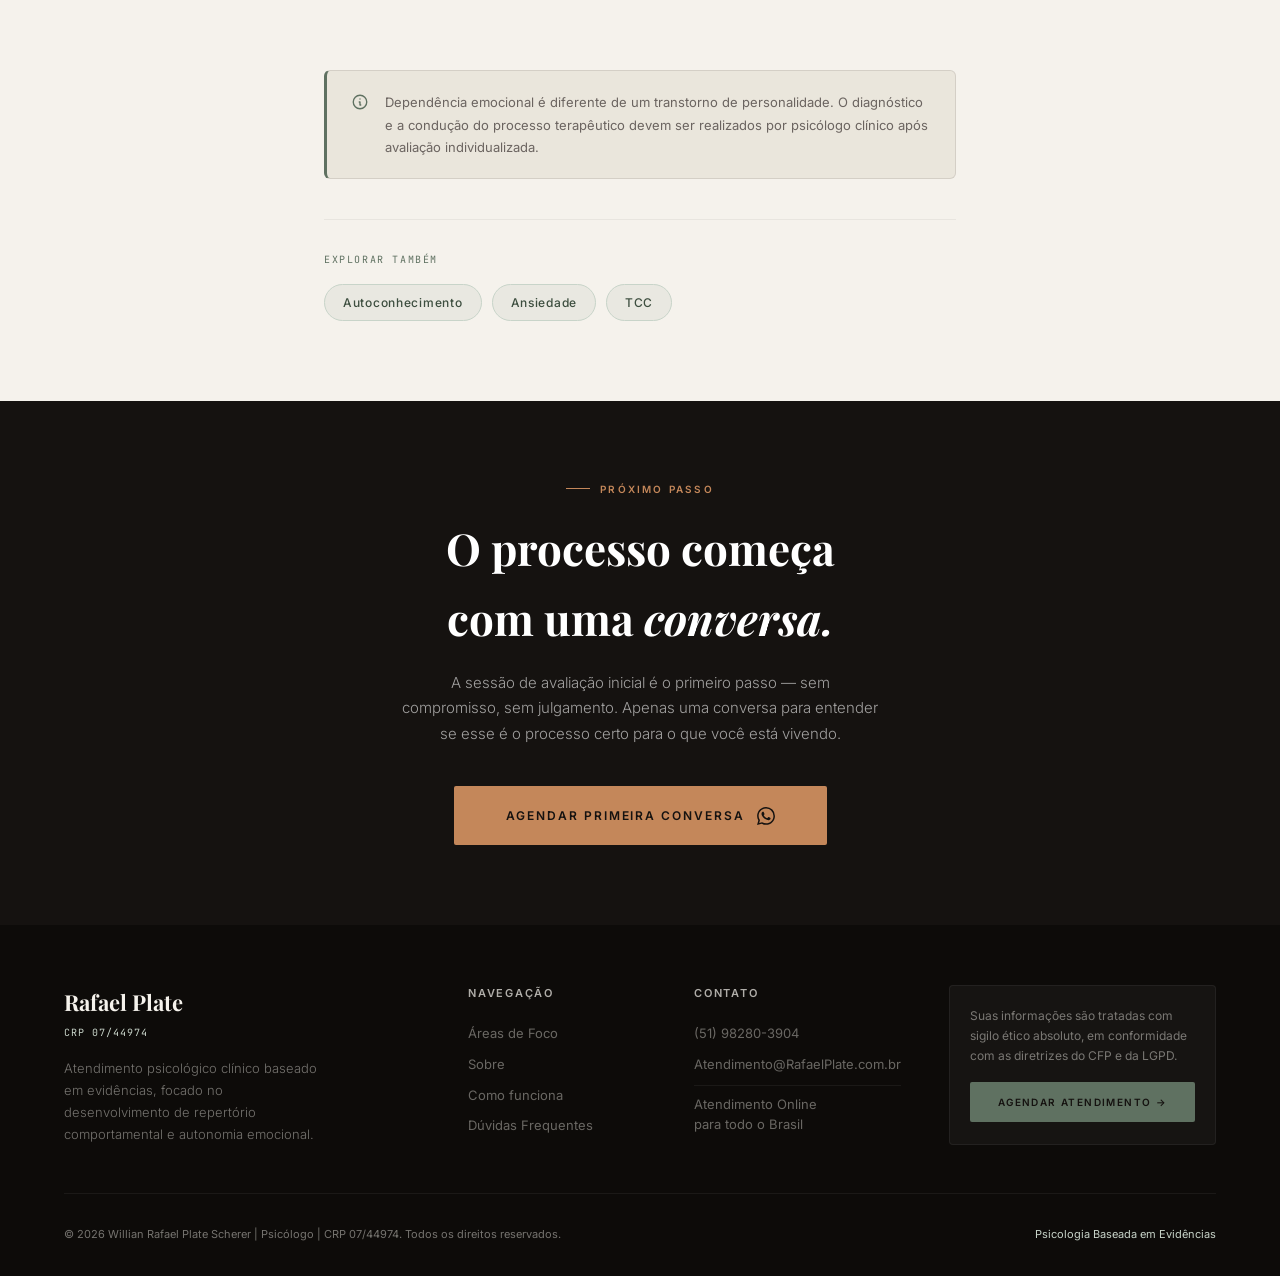
<file: dependencia-emocional.html>
﻿<!DOCTYPE html>
<html lang="pt-BR">
<head>
  <meta charset="UTF-8">
  <meta name="viewport" content="width=device-width, initial-scale=1.0">
  <title>Dependência Emocional | Rafael Plate — Psicólogo Clínico CRP 07/44974</title>
  <meta name="description" content="A dependência emocional é um padrão relacional que vai além do romantismo. Entenda suas raízes e como a psicologia pode ajudar.">
  <meta property="og:title" content="Dependência Emocional | Rafael Plate">
  <meta property="og:description" content="A dependência emocional é um padrão relacional que vai além do romantismo. Entenda suas raízes e como a psicologia pode ajudar.">
  <meta property="og:type" content="article">
  <meta property="og:locale" content="pt_BR">
  <meta property="og:image" content="og-image.png">
  <meta name="twitter:card" content="summary_large_image">
  <link rel="preconnect" href="https://fonts.googleapis.com">
  <link rel="preconnect" href="https://fonts.gstatic.com" crossorigin>
  <link href="https://fonts.googleapis.com/css2?family=Playfair+Display:ital,wght@0,400;0,500;0,700;1,400;1,700&family=Inter:wght@300;400;500;600&family=JetBrains+Mono:wght@400;500&display=swap" rel="stylesheet">
  <link rel="stylesheet" href="style.css">
  <link rel="icon" type="image/png" href="favicon.png">
</head>
<body class="article-page">

<div id="topbar">
  <div class="crp mono">CRP <span>07/44974</span> · Psicologia Clínica · TCC</div>
  <div class="right">
    <span class="hidden-mobile">Atendimento Online · Brasil</span>
    <div class="topbar-socials">
      <a href="https://www.instagram.com/eusourafascherer/" target="_blank" rel="noopener noreferrer" class="tsoc tsoc-ig" title="Instagram"><svg width="14" height="14" fill="none" stroke="currentColor" stroke-width="1.8" viewBox="0 0 24 24"><rect x="2" y="2" width="20" height="20" rx="5"/><path d="M16 11.37A4 4 0 1112.63 8 4 4 0 0116 11.37z"/><line x1="17.5" y1="6.5" x2="17.51" y2="6.5"/></svg></a>
      <a href="https://open.spotify.com/show/1dNRGp5bGcrx1Ocwf27fCI" target="_blank" rel="noopener noreferrer" class="tsoc tsoc-sp" title="Spotify"><svg width="14" height="14" fill="currentColor" viewBox="0 0 24 24"><path d="M12 0C5.4 0 0 5.4 0 12s5.4 12 12 12 12-5.4 12-12S18.66 0 12 0zm5.521 17.34c-.24.359-.66.48-1.021.24-2.82-1.74-6.36-2.101-10.561-1.141-.418.122-.779-.179-.899-.539-.12-.421.18-.78.54-.9 4.56-1.021 8.52-.6 11.64 1.32.42.18.479.659.241 1.02zm1.44-3.3c-.301.42-.841.6-1.262.3-3.239-1.98-8.159-2.58-11.939-1.38-.479.12-1.02-.12-1.14-.6-.12-.48.12-1.021.6-1.141C9.6 9.9 15 10.561 18.72 12.84c.361.181.54.78.241 1.2zm.12-3.36C15.24 8.4 8.82 8.16 5.16 9.301c-.6.179-1.2-.181-1.38-.721-.18-.6.18-1.2.72-1.381 4.26-1.26 11.28-1.02 15.721 1.621.539.3.719 1.02.419 1.56-.299.421-1.02.539-1.56.3z"/></svg></a>
      <a href="https://youtube.com/@naoeassimqueacaba" target="_blank" rel="noopener noreferrer" class="tsoc tsoc-yt" title="YouTube"><svg width="14" height="14" fill="currentColor" viewBox="0 0 24 24"><path d="M23.498 6.186a3.016 3.016 0 00-2.122-2.136C19.505 3.545 12 3.545 12 3.545s-7.505 0-9.377.505A3.017 3.017 0 00.502 6.186C0 8.07 0 12 0 12s0 3.93.502 5.814a3.016 3.016 0 002.122 2.136c1.871.505 9.376.505 9.376.505s7.505 0 9.377-.505a3.015 3.015 0 002.122-2.136C24 15.93 24 12 24 12s0-3.93-.502-5.814zM9.545 15.568V8.432L15.818 12l-6.273 3.568z"/></svg></a>
    </div>
    <a href="https://wa.me/5551982803904?text=Olá, Rafael! Vim pelo seu site e gostaria de solicitar uma avaliação inicial." target="_blank" rel="noopener noreferrer" class="cta-top">Agendar Atendimento</a>
  </div>
</div>
<nav id="navbar">
  <a href="index.html" class="nav-logo">
    <img src="favicon.png" alt="Logo Rafael Plate" class="nav-logo-img" style="border-radius:50%;object-fit:cover">
    <div class="nav-logo-text">
      <span class="nav-logo-name serif">Rafael Plate</span>
      <span class="nav-logo-tag mono">Psicólogo · CRP 07/44974</span>
    </div>
  </a>
  <div class="nav-links">
    <a href="index.html#specialties">Áreas de Foco</a>
    <a href="index.html#about">Sobre</a>
    <a href="index.html#how">Como funciona</a>
    <a href="index.html#faq">Dúvidas</a>
  </div>
  <a href="https://wa.me/5551982803904?text=Olá, Rafael! Vim pelo seu site e gostaria de agendar uma primeira conversa." target="_blank" rel="noopener noreferrer" class="nav-cta hidden-mobile">Agendar conversa</a>
  <button class="mobile-menu-btn" id="mobile-btn" aria-label="Menu">
    <svg width="22" height="22" fill="none" stroke="currentColor" stroke-width="2" viewBox="0 0 24 24"><line x1="3" y1="6" x2="21" y2="6"/><line x1="3" y1="12" x2="21" y2="12"/><line x1="3" y1="18" x2="21" y2="18"/></svg>
  </button>
</nav>
<div id="mobile-nav">
  <a href="index.html#specialties" class="mob-link">Áreas de Foco</a>
  <a href="index.html#about" class="mob-link">Sobre</a>
  <a href="index.html#how" class="mob-link">Como funciona</a>
  <a href="index.html#faq" class="mob-link">Dúvidas</a>
  <a href="https://wa.me/5551982803904?text=Olá, Rafael!" target="_blank" rel="noopener noreferrer" class="mobile-cta mob-link">Agendar Atendimento →</a>
</div>

<!-- ARTICLE HERO -->
<header class="article-hero">
  <div class="article-hero-inner max-w">
    <a href="index.html#about" class="article-back">
      <svg width="16" height="16" fill="none" stroke="currentColor" stroke-width="2" viewBox="0 0 24 24"><path stroke-linecap="round" stroke-linejoin="round" d="M19 12H5M12 5l-7 7 7 7"/></svg>
      Voltar ao site
    </a>
    <div class="article-label mono">ÁREA DE FOCO</div>
    <h1 class="article-h1 serif">Dependência Emocional</h1>
    <p class="article-subtitle">Quando amar significa perder a si mesmo</p>
  </div>
</header>

<!-- ARTICLE BODY -->
<main class="article-body max-w">
  <article class="article-content">

    <section class="article-section">
      <h2 class="article-section-title serif">O que é dependência emocional</h2>
      <p class="article-section-text">A dependência emocional é um padrão relacional caracterizado pela necessidade excessiva de aprovação, presença ou validação do outro para regular as próprias emoções e o sentido de valor pessoal. Não é exclusiva de relacionamentos românticos — pode ocorrer em relações de amizade, familiares e profissionais. É importante distinguir dependência emocional de cuidado genuíno: a primeira é marcada pelo medo, a segunda pela escolha.</p>
    </section>     <section class="article-section">
      <h2 class="article-section-title serif">Sinais de alerta</h2>
      <p class="article-section-text">Dificuldade em dizer 'não' por medo de desagradar ou perder o vínculo. Tolerância a comportamentos que causam sofrimento para evitar a separação. Medo intenso de rejeição ou abandono, mesmo em relações seguras. Sensação de vazio ou ansiedade quando está sozinho. Anulação sistemática das próprias necessidades em função do outro. Relações que oscilam entre idealização intensa e decepção profunda.</p>
    </section>     <section class="article-section">
      <h2 class="article-section-title serif">Raízes psicológicas</h2>
      <p class="article-section-text">A dependência emocional frequentemente tem raízes em padrões de apego desenvolvidos na infância — a forma como aprendemos a nos relacionar com figuras de cuidado moldou expectativas sobre vínculos. Crenças centrais como 'não sou suficiente', 'preciso me esforçar para ser amado' ou 'estou em perigo quando estou só' costumam estar na base desse padrão. Identificar essas raízes é parte fundamental da mudança.</p>
    </section>     <section class="article-section">
      <h2 class="article-section-title serif">Psicologia pode ajudar</h2>
      <p class="article-section-text">O trabalho terapêutico foca no desenvolvimento gradual de autonomia relacional — a capacidade de se relacionar por escolha e não por necessidade. Isso envolve identificar e reestruturar crenças sobre si mesmo, desenvolver tolerância à solidão e incerteza, aprender a reconhecer e expressar necessidades próprias, e construir uma identidade que não dependa exclusivamente do outro para se sustentar.</p>
    </section>

    <!-- CFP NOTE -->
    <aside class="article-cfp-note">
      <svg width="18" height="18" fill="none" stroke="currentColor" stroke-width="1.8" viewBox="0 0 24 24"><path stroke-linecap="round" stroke-linejoin="round" d="M13 16h-1v-4h-1m1-4h.01M21 12a9 9 0 11-18 0 9 9 0 0118 0z"/></svg>
      <p>Dependência emocional é diferente de um transtorno de personalidade. O diagnóstico e a condução do processo terapêutico devem ser realizados por psicólogo clínico após avaliação individualizada.</p>
    </aside>

    <!-- RELATED -->
    <div class="article-related">
      <div class="article-related-label mono">Explorar também</div>
      <div class="article-related-links">
      <a href="autoconhecimento.html" class="article-related-link">Autoconhecimento</a>
      <a href="ansiedade.html" class="article-related-link">Ansiedade</a>
      <a href="tcc.html" class="article-related-link">TCC</a>
      </div>
    </div>

  </article>
</main>

<!-- CTA -->
<section id="cta-section" style="padding:80px 24px">
  <div class="max-w" style="text-align:center">
    <div class="section-label" style="justify-content:center;margin-bottom:16px">
      <span style="display:inline-flex;align-items:center;gap:10px">
        <span style="display:block;width:24px;height:1px;background:var(--terra)"></span>
        Próximo passo
      </span>
    </div>
    <h2 class="serif" style="font-size:clamp(28px,4vw,44px);margin-bottom:16px;color:#fff">O processo começa<br>com uma <em>conversa.</em></h2>
    <p style="color:rgba(255,255,255,.6);max-width:480px;margin:0 auto 40px;font-size:15px;line-height:1.7">A sessão de avaliação inicial é o primeiro passo — sem compromisso, sem julgamento. Apenas uma conversa para entender se esse é o processo certo para o que você está vivendo.</p>
    <a href="https://wa.me/5551982803904?text=Olá, Rafael! Vim pelo seu site e gostaria de agendar uma primeira conversa." target="_blank" rel="noopener noreferrer" class="btn-cta-final">
      Agendar primeira conversa
      <svg width="18" height="18" fill="currentColor" viewBox="0 0 24 24"><path d="M17.472 14.382c-.297-.149-1.758-.867-2.03-.967-.273-.099-.471-.148-.67.15-.197.297-.767.966-.94 1.164-.173.199-.347.223-.644.075-.297-.15-1.255-.463-2.39-1.475-.883-.788-1.48-1.761-1.653-2.059-.173-.297-.018-.458.13-.606.134-.133.298-.347.446-.52.149-.174.198-.298.298-.497.099-.198.05-.371-.025-.52-.075-.149-.669-1.612-.916-2.207-.242-.579-.487-.5-.669-.51-.173-.008-.371-.01-.57-.01-.198 0-.52.074-.792.372-.272.297-1.04 1.016-1.04 2.479 0 1.462 1.065 2.875 1.213 3.074.149.198 2.096 3.2 5.077 4.487.709.306 1.262.489 1.694.625.712.227 1.36.195 1.871.118.571-.085 1.758-.719 2.006-1.413.248-.694.248-1.289.173-1.413-.074-.124-.272-.198-.57-.347m-5.421 7.403h-.004a9.87 9.87 0 01-5.031-1.378l-.361-.214-3.741.982.998-3.648-.235-.374a9.86 9.86 0 01-1.51-5.26c.001-5.45 4.436-9.884 9.888-9.884 2.64 0 5.122 1.03 6.988 2.898a9.825 9.825 0 012.893 6.994c-.003 5.45-4.437 9.884-9.885 9.884m8.413-18.297A11.815 11.815 0 0012.05 0C5.495 0 .16 5.335.157 11.892c0 2.096.547 4.142 1.588 5.945L.057 24l6.305-1.654a11.882 11.882 0 005.683 1.448h.005c6.554 0 11.89-5.335 11.893-11.893a11.821 11.821 0 00-3.48-8.413Z"/></svg>
    </a>
  </div>
</section>

<footer>
  <div class="max-w">
    <div class="footer-grid">
      <div>
        <div class="footer-brand-name serif">Rafael Plate</div>
        <div class="footer-brand-crp mono">CRP 07/44974</div>
        <p class="footer-brand-desc">Atendimento psicológico clínico baseado em evidências, focado no desenvolvimento de repertório comportamental e autonomia emocional.</p>
      </div>
      <div class="footer-col">
        <h4>Navegação</h4>
        <ul>
          <li><a href="index.html#specialties">Áreas de Foco</a></li>
          <li><a href="index.html#about">Sobre</a></li>
          <li><a href="index.html#how">Como funciona</a></li>
          <li><a href="index.html#faq">Dúvidas Frequentes</a></li>
        </ul>
      </div>
      <div class="footer-col">
        <h4>Contato</h4>
        <ul>
          <li>(51) 98280-3904</li>
          <li>Atendimento@RafaelPlate.com.br</li>
          <li style="padding-top:8px;border-top:1px solid rgba(255,255,255,0.06)">Atendimento Online<br>para todo o Brasil</li>
        </ul>
      </div>
      <div class="footer-lgpd">
        <p>Suas informações são tratadas com sigilo ético absoluto, em conformidade com as diretrizes do CFP e da LGPD.</p>
        <a href="https://wa.me/5551982803904?text=Olá, Rafael!" target="_blank" rel="noopener noreferrer">Agendar Atendimento →</a>
      </div>
    </div>
    <div class="footer-bottom">
      <p id="footer-year"></p>
      <span style="color:var(--sage-light)">Psicologia Baseada em Evidências</span>
    </div>
  </div>
</footer>
<a id="wa-float" href="https://wa.me/5551982803904?text=Olá, Rafael! Vim pelo seu site e gostaria de solicitar uma avaliação inicial." target="_blank" rel="noopener noreferrer" aria-label="Fale pelo WhatsApp">
  <svg width="28" height="28" fill="currentColor" viewBox="0 0 24 24"><path d="M17.472 14.382c-.297-.149-1.758-.867-2.03-.967-.273-.099-.471-.148-.67.15-.197.297-.767.966-.94 1.164-.173.199-.347.223-.644.075-.297-.15-1.255-.463-2.39-1.475-.883-.788-1.48-1.761-1.653-2.059-.173-.297-.018-.458.13-.606.134-.133.298-.347.446-.52.149-.174.198-.298.298-.497.099-.198.05-.371-.025-.52-.075-.149-.669-1.612-.916-2.207-.242-.579-.487-.5-.669-.51-.173-.008-.371-.01-.57-.01-.198 0-.52.074-.792.372-.272.297-1.04 1.016-1.04 2.479 0 1.462 1.065 2.875 1.213 3.074.149.198 2.096 3.2 5.077 4.487.709.306 1.262.489 1.694.625.712.227 1.36.195 1.871.118.571-.085 1.758-.719 2.006-1.413.248-.694.248-1.289.173-1.413-.074-.124-.272-.198-.57-.347m-5.421 7.403h-.004a9.87 9.87 0 01-5.031-1.378l-.361-.214-3.741.982.998-3.648-.235-.374a9.86 9.86 0 01-1.51-5.26c.001-5.45 4.436-9.884 9.888-9.884 2.64 0 5.122 1.03 6.988 2.898a9.825 9.825 0 012.893 6.994c-.003 5.45-4.437 9.884-9.885 9.884m8.413-18.297A11.815 11.815 0 0012.05 0C5.495 0 .16 5.335.157 11.892c0 2.096.547 4.142 1.588 5.945L.057 24l6.305-1.654a11.882 11.882 0 005.683 1.448h.005c6.554 0 11.89-5.335 11.893-11.893a11.821 11.821 0 00-3.48-8.413Z"/></svg>
</a>
<script>
  document.getElementById('footer-year').textContent =
    '© ' + new Date().getFullYear() + ' Willian Rafael Plate Scherer | Psicólogo | CRP 07/44974. Todos os direitos reservados.';
  const btn = document.getElementById('mobile-btn');
  const nav = document.getElementById('mobile-nav');
  if(btn && nav) btn.addEventListener('click', () => nav.classList.toggle('open'));
  const navbar = document.getElementById('navbar');
  window.addEventListener('scroll', () => {
    navbar.classList.toggle('scrolled', window.scrollY > 10);
  });
</script>
</body>
</html>
</file>
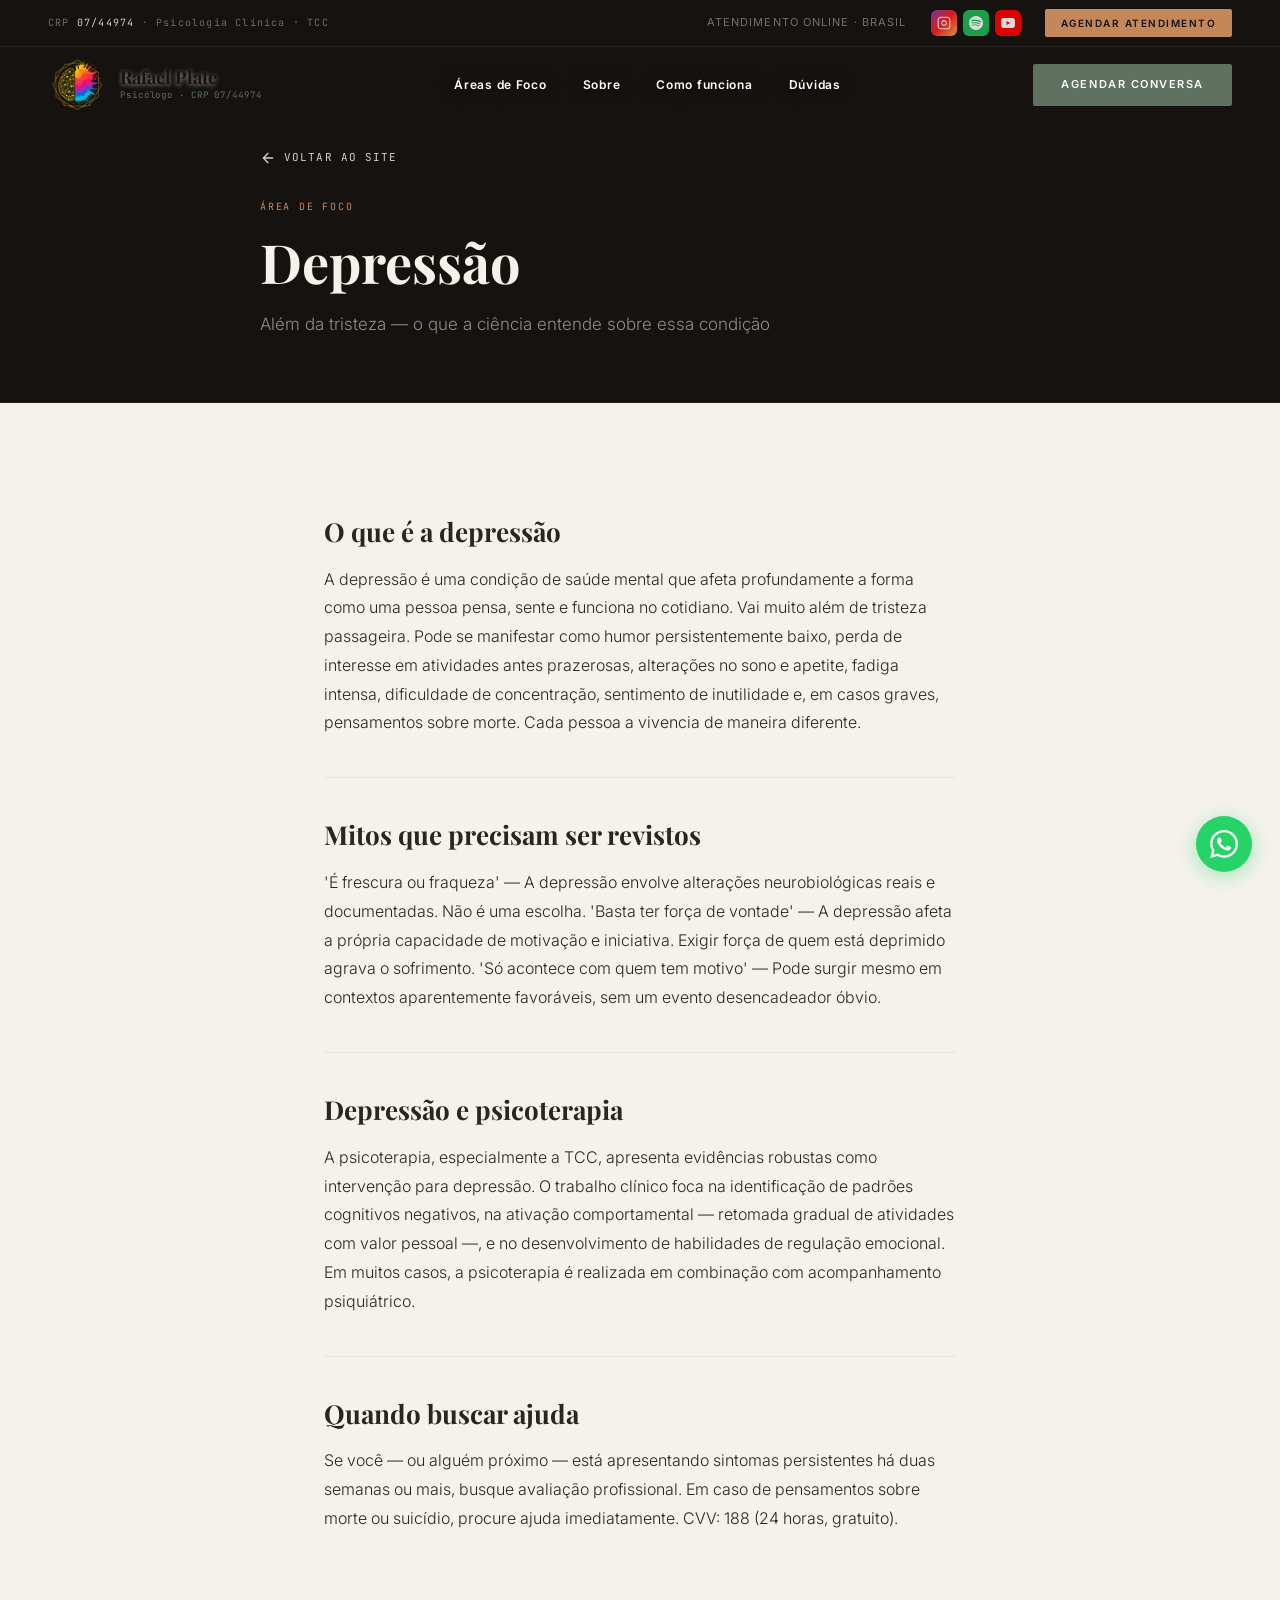
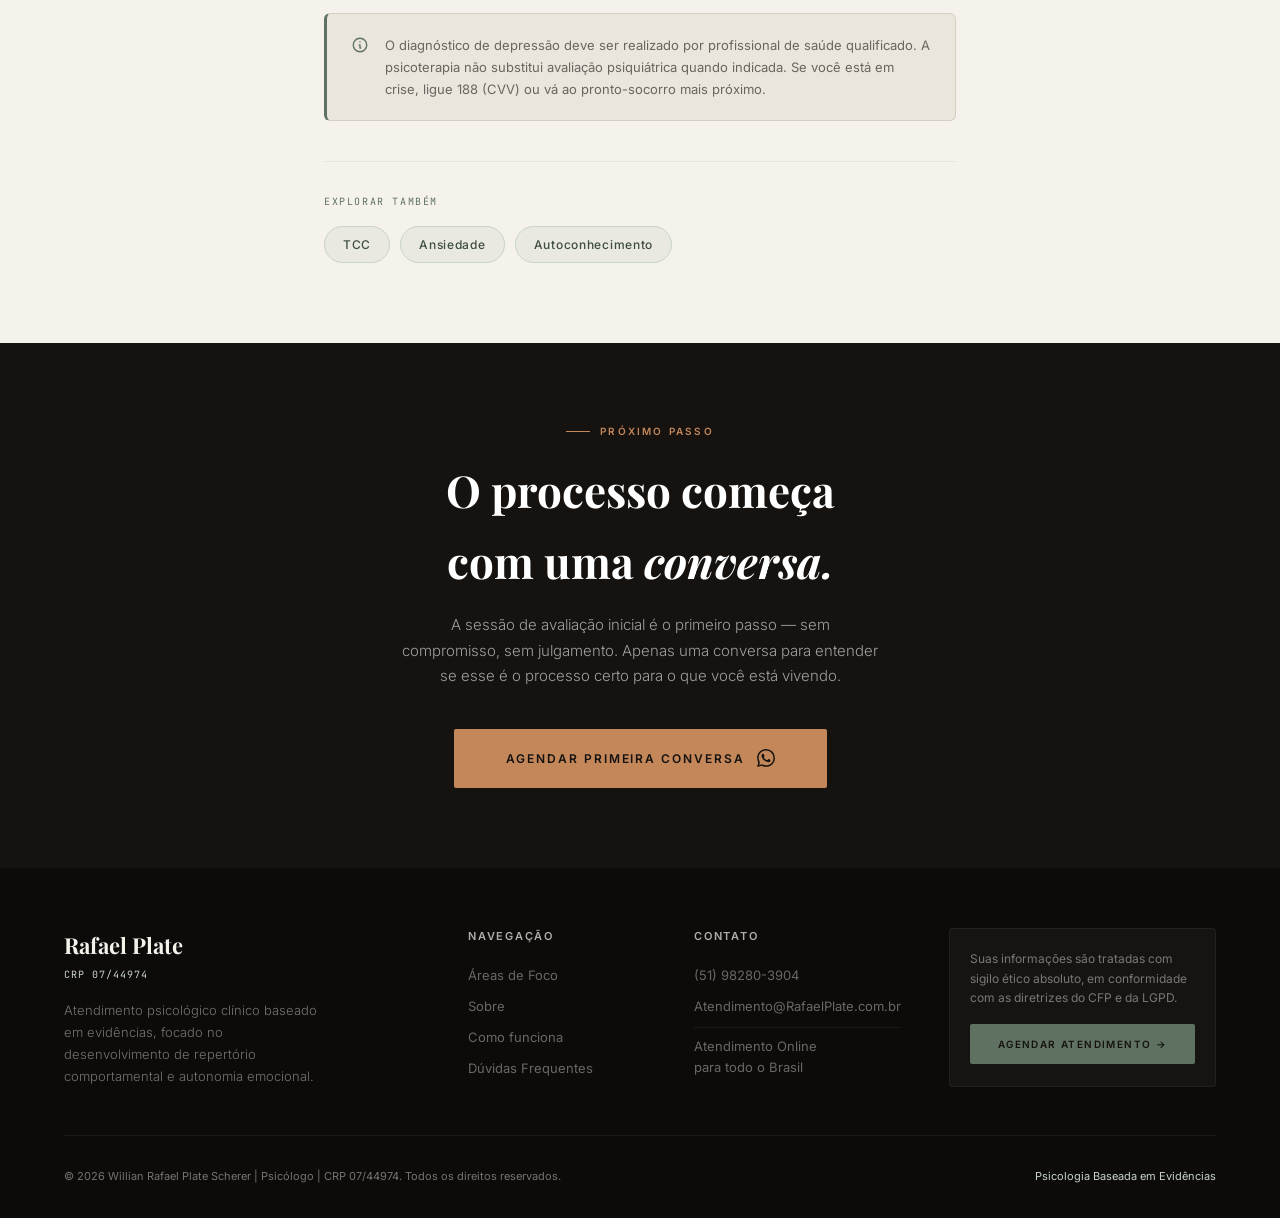
<file: depressao.html>
﻿<!DOCTYPE html>
<html lang="pt-BR">
<head>
  <meta charset="UTF-8">
  <meta name="viewport" content="width=device-width, initial-scale=1.0">
  <title>Depressão | Rafael Plate — Psicólogo Clínico CRP 07/44974</title>
  <meta name="description" content="Depressão vai além da tristeza. Entenda o que a ciência sabe sobre essa condição e como a psicologia clínica pode ajudar.">
  <meta property="og:title" content="Depressão | Rafael Plate">
  <meta property="og:description" content="Depressão vai além da tristeza. Entenda o que a ciência sabe sobre essa condição e como a psicologia clínica pode ajudar.">
  <meta property="og:type" content="article">
  <meta property="og:locale" content="pt_BR">
  <meta property="og:image" content="og-image.png">
  <meta name="twitter:card" content="summary_large_image">
  <link rel="preconnect" href="https://fonts.googleapis.com">
  <link rel="preconnect" href="https://fonts.gstatic.com" crossorigin>
  <link href="https://fonts.googleapis.com/css2?family=Playfair+Display:ital,wght@0,400;0,500;0,700;1,400;1,700&family=Inter:wght@300;400;500;600&family=JetBrains+Mono:wght@400;500&display=swap" rel="stylesheet">
  <link rel="stylesheet" href="style.css">
  <link rel="icon" type="image/png" href="favicon.png">
</head>
<body class="article-page">

<div id="topbar">
  <div class="crp mono">CRP <span>07/44974</span> · Psicologia Clínica · TCC</div>
  <div class="right">
    <span class="hidden-mobile">Atendimento Online · Brasil</span>
    <div class="topbar-socials">
      <a href="https://www.instagram.com/eusourafascherer/" target="_blank" rel="noopener noreferrer" class="tsoc tsoc-ig" title="Instagram"><svg width="14" height="14" fill="none" stroke="currentColor" stroke-width="1.8" viewBox="0 0 24 24"><rect x="2" y="2" width="20" height="20" rx="5"/><path d="M16 11.37A4 4 0 1112.63 8 4 4 0 0116 11.37z"/><line x1="17.5" y1="6.5" x2="17.51" y2="6.5"/></svg></a>
      <a href="https://open.spotify.com/show/1dNRGp5bGcrx1Ocwf27fCI" target="_blank" rel="noopener noreferrer" class="tsoc tsoc-sp" title="Spotify"><svg width="14" height="14" fill="currentColor" viewBox="0 0 24 24"><path d="M12 0C5.4 0 0 5.4 0 12s5.4 12 12 12 12-5.4 12-12S18.66 0 12 0zm5.521 17.34c-.24.359-.66.48-1.021.24-2.82-1.74-6.36-2.101-10.561-1.141-.418.122-.779-.179-.899-.539-.12-.421.18-.78.54-.9 4.56-1.021 8.52-.6 11.64 1.32.42.18.479.659.241 1.02zm1.44-3.3c-.301.42-.841.6-1.262.3-3.239-1.98-8.159-2.58-11.939-1.38-.479.12-1.02-.12-1.14-.6-.12-.48.12-1.021.6-1.141C9.6 9.9 15 10.561 18.72 12.84c.361.181.54.78.241 1.2zm.12-3.36C15.24 8.4 8.82 8.16 5.16 9.301c-.6.179-1.2-.181-1.38-.721-.18-.6.18-1.2.72-1.381 4.26-1.26 11.28-1.02 15.721 1.621.539.3.719 1.02.419 1.56-.299.421-1.02.539-1.56.3z"/></svg></a>
      <a href="https://youtube.com/@naoeassimqueacaba" target="_blank" rel="noopener noreferrer" class="tsoc tsoc-yt" title="YouTube"><svg width="14" height="14" fill="currentColor" viewBox="0 0 24 24"><path d="M23.498 6.186a3.016 3.016 0 00-2.122-2.136C19.505 3.545 12 3.545 12 3.545s-7.505 0-9.377.505A3.017 3.017 0 00.502 6.186C0 8.07 0 12 0 12s0 3.93.502 5.814a3.016 3.016 0 002.122 2.136c1.871.505 9.376.505 9.376.505s7.505 0 9.377-.505a3.015 3.015 0 002.122-2.136C24 15.93 24 12 24 12s0-3.93-.502-5.814zM9.545 15.568V8.432L15.818 12l-6.273 3.568z"/></svg></a>
    </div>
    <a href="https://wa.me/5551982803904?text=Olá, Rafael! Vim pelo seu site e gostaria de solicitar uma avaliação inicial." target="_blank" rel="noopener noreferrer" class="cta-top">Agendar Atendimento</a>
  </div>
</div>
<nav id="navbar">
  <a href="index.html" class="nav-logo">
    <img src="favicon.png" alt="Logo Rafael Plate" class="nav-logo-img" style="border-radius:50%;object-fit:cover">
    <div class="nav-logo-text">
      <span class="nav-logo-name serif">Rafael Plate</span>
      <span class="nav-logo-tag mono">Psicólogo · CRP 07/44974</span>
    </div>
  </a>
  <div class="nav-links">
    <a href="index.html#specialties">Áreas de Foco</a>
    <a href="index.html#about">Sobre</a>
    <a href="index.html#how">Como funciona</a>
    <a href="index.html#faq">Dúvidas</a>
  </div>
  <a href="https://wa.me/5551982803904?text=Olá, Rafael! Vim pelo seu site e gostaria de agendar uma primeira conversa." target="_blank" rel="noopener noreferrer" class="nav-cta hidden-mobile">Agendar conversa</a>
  <button class="mobile-menu-btn" id="mobile-btn" aria-label="Menu">
    <svg width="22" height="22" fill="none" stroke="currentColor" stroke-width="2" viewBox="0 0 24 24"><line x1="3" y1="6" x2="21" y2="6"/><line x1="3" y1="12" x2="21" y2="12"/><line x1="3" y1="18" x2="21" y2="18"/></svg>
  </button>
</nav>
<div id="mobile-nav">
  <a href="index.html#specialties" class="mob-link">Áreas de Foco</a>
  <a href="index.html#about" class="mob-link">Sobre</a>
  <a href="index.html#how" class="mob-link">Como funciona</a>
  <a href="index.html#faq" class="mob-link">Dúvidas</a>
  <a href="https://wa.me/5551982803904?text=Olá, Rafael!" target="_blank" rel="noopener noreferrer" class="mobile-cta mob-link">Agendar Atendimento →</a>
</div>

<!-- ARTICLE HERO -->
<header class="article-hero">
  <div class="article-hero-inner max-w">
    <a href="index.html#about" class="article-back">
      <svg width="16" height="16" fill="none" stroke="currentColor" stroke-width="2" viewBox="0 0 24 24"><path stroke-linecap="round" stroke-linejoin="round" d="M19 12H5M12 5l-7 7 7 7"/></svg>
      Voltar ao site
    </a>
    <div class="article-label mono">ÁREA DE FOCO</div>
    <h1 class="article-h1 serif">Depressão</h1>
    <p class="article-subtitle">Além da tristeza — o que a ciência entende sobre essa condição</p>
  </div>
</header>

<!-- ARTICLE BODY -->
<main class="article-body max-w">
  <article class="article-content">

    <section class="article-section">
      <h2 class="article-section-title serif">O que é a depressão</h2>
      <p class="article-section-text">A depressão é uma condição de saúde mental que afeta profundamente a forma como uma pessoa pensa, sente e funciona no cotidiano. Vai muito além de tristeza passageira. Pode se manifestar como humor persistentemente baixo, perda de interesse em atividades antes prazerosas, alterações no sono e apetite, fadiga intensa, dificuldade de concentração, sentimento de inutilidade e, em casos graves, pensamentos sobre morte. Cada pessoa a vivencia de maneira diferente.</p>
    </section>     <section class="article-section">
      <h2 class="article-section-title serif">Mitos que precisam ser revistos</h2>
      <p class="article-section-text">'É frescura ou fraqueza' — A depressão envolve alterações neurobiológicas reais e documentadas. Não é uma escolha. 'Basta ter força de vontade' — A depressão afeta a própria capacidade de motivação e iniciativa. Exigir força de quem está deprimido agrava o sofrimento. 'Só acontece com quem tem motivo' — Pode surgir mesmo em contextos aparentemente favoráveis, sem um evento desencadeador óbvio.</p>
    </section>     <section class="article-section">
      <h2 class="article-section-title serif">Depressão e psicoterapia</h2>
      <p class="article-section-text">A psicoterapia, especialmente a TCC, apresenta evidências robustas como intervenção para depressão. O trabalho clínico foca na identificação de padrões cognitivos negativos, na ativação comportamental — retomada gradual de atividades com valor pessoal —, e no desenvolvimento de habilidades de regulação emocional. Em muitos casos, a psicoterapia é realizada em combinação com acompanhamento psiquiátrico.</p>
    </section>     <section class="article-section">
      <h2 class="article-section-title serif">Quando buscar ajuda</h2>
      <p class="article-section-text">Se você — ou alguém próximo — está apresentando sintomas persistentes há duas semanas ou mais, busque avaliação profissional. Em caso de pensamentos sobre morte ou suicídio, procure ajuda imediatamente. CVV: 188 (24 horas, gratuito).</p>
    </section>

    <!-- CFP NOTE -->
    <aside class="article-cfp-note">
      <svg width="18" height="18" fill="none" stroke="currentColor" stroke-width="1.8" viewBox="0 0 24 24"><path stroke-linecap="round" stroke-linejoin="round" d="M13 16h-1v-4h-1m1-4h.01M21 12a9 9 0 11-18 0 9 9 0 0118 0z"/></svg>
      <p>O diagnóstico de depressão deve ser realizado por profissional de saúde qualificado. A psicoterapia não substitui avaliação psiquiátrica quando indicada. Se você está em crise, ligue 188 (CVV) ou vá ao pronto-socorro mais próximo.</p>
    </aside>

    <!-- RELATED -->
    <div class="article-related">
      <div class="article-related-label mono">Explorar também</div>
      <div class="article-related-links">
      <a href="tcc.html" class="article-related-link">TCC</a>
      <a href="ansiedade.html" class="article-related-link">Ansiedade</a>
      <a href="autoconhecimento.html" class="article-related-link">Autoconhecimento</a>
      </div>
    </div>

  </article>
</main>

<!-- CTA -->
<section id="cta-section" style="padding:80px 24px">
  <div class="max-w" style="text-align:center">
    <div class="section-label" style="justify-content:center;margin-bottom:16px">
      <span style="display:inline-flex;align-items:center;gap:10px">
        <span style="display:block;width:24px;height:1px;background:var(--terra)"></span>
        Próximo passo
      </span>
    </div>
    <h2 class="serif" style="font-size:clamp(28px,4vw,44px);margin-bottom:16px;color:#fff">O processo começa<br>com uma <em>conversa.</em></h2>
    <p style="color:rgba(255,255,255,.6);max-width:480px;margin:0 auto 40px;font-size:15px;line-height:1.7">A sessão de avaliação inicial é o primeiro passo — sem compromisso, sem julgamento. Apenas uma conversa para entender se esse é o processo certo para o que você está vivendo.</p>
    <a href="https://wa.me/5551982803904?text=Olá, Rafael! Vim pelo seu site e gostaria de agendar uma primeira conversa." target="_blank" rel="noopener noreferrer" class="btn-cta-final">
      Agendar primeira conversa
      <svg width="18" height="18" fill="currentColor" viewBox="0 0 24 24"><path d="M17.472 14.382c-.297-.149-1.758-.867-2.03-.967-.273-.099-.471-.148-.67.15-.197.297-.767.966-.94 1.164-.173.199-.347.223-.644.075-.297-.15-1.255-.463-2.39-1.475-.883-.788-1.48-1.761-1.653-2.059-.173-.297-.018-.458.13-.606.134-.133.298-.347.446-.52.149-.174.198-.298.298-.497.099-.198.05-.371-.025-.52-.075-.149-.669-1.612-.916-2.207-.242-.579-.487-.5-.669-.51-.173-.008-.371-.01-.57-.01-.198 0-.52.074-.792.372-.272.297-1.04 1.016-1.04 2.479 0 1.462 1.065 2.875 1.213 3.074.149.198 2.096 3.2 5.077 4.487.709.306 1.262.489 1.694.625.712.227 1.36.195 1.871.118.571-.085 1.758-.719 2.006-1.413.248-.694.248-1.289.173-1.413-.074-.124-.272-.198-.57-.347m-5.421 7.403h-.004a9.87 9.87 0 01-5.031-1.378l-.361-.214-3.741.982.998-3.648-.235-.374a9.86 9.86 0 01-1.51-5.26c.001-5.45 4.436-9.884 9.888-9.884 2.64 0 5.122 1.03 6.988 2.898a9.825 9.825 0 012.893 6.994c-.003 5.45-4.437 9.884-9.885 9.884m8.413-18.297A11.815 11.815 0 0012.05 0C5.495 0 .16 5.335.157 11.892c0 2.096.547 4.142 1.588 5.945L.057 24l6.305-1.654a11.882 11.882 0 005.683 1.448h.005c6.554 0 11.89-5.335 11.893-11.893a11.821 11.821 0 00-3.48-8.413Z"/></svg>
    </a>
  </div>
</section>

<footer>
  <div class="max-w">
    <div class="footer-grid">
      <div>
        <div class="footer-brand-name serif">Rafael Plate</div>
        <div class="footer-brand-crp mono">CRP 07/44974</div>
        <p class="footer-brand-desc">Atendimento psicológico clínico baseado em evidências, focado no desenvolvimento de repertório comportamental e autonomia emocional.</p>
      </div>
      <div class="footer-col">
        <h4>Navegação</h4>
        <ul>
          <li><a href="index.html#specialties">Áreas de Foco</a></li>
          <li><a href="index.html#about">Sobre</a></li>
          <li><a href="index.html#how">Como funciona</a></li>
          <li><a href="index.html#faq">Dúvidas Frequentes</a></li>
        </ul>
      </div>
      <div class="footer-col">
        <h4>Contato</h4>
        <ul>
          <li>(51) 98280-3904</li>
          <li>Atendimento@RafaelPlate.com.br</li>
          <li style="padding-top:8px;border-top:1px solid rgba(255,255,255,0.06)">Atendimento Online<br>para todo o Brasil</li>
        </ul>
      </div>
      <div class="footer-lgpd">
        <p>Suas informações são tratadas com sigilo ético absoluto, em conformidade com as diretrizes do CFP e da LGPD.</p>
        <a href="https://wa.me/5551982803904?text=Olá, Rafael!" target="_blank" rel="noopener noreferrer">Agendar Atendimento →</a>
      </div>
    </div>
    <div class="footer-bottom">
      <p id="footer-year"></p>
      <span style="color:var(--sage-light)">Psicologia Baseada em Evidências</span>
    </div>
  </div>
</footer>
<a id="wa-float" href="https://wa.me/5551982803904?text=Olá, Rafael! Vim pelo seu site e gostaria de solicitar uma avaliação inicial." target="_blank" rel="noopener noreferrer" aria-label="Fale pelo WhatsApp">
  <svg width="28" height="28" fill="currentColor" viewBox="0 0 24 24"><path d="M17.472 14.382c-.297-.149-1.758-.867-2.03-.967-.273-.099-.471-.148-.67.15-.197.297-.767.966-.94 1.164-.173.199-.347.223-.644.075-.297-.15-1.255-.463-2.39-1.475-.883-.788-1.48-1.761-1.653-2.059-.173-.297-.018-.458.13-.606.134-.133.298-.347.446-.52.149-.174.198-.298.298-.497.099-.198.05-.371-.025-.52-.075-.149-.669-1.612-.916-2.207-.242-.579-.487-.5-.669-.51-.173-.008-.371-.01-.57-.01-.198 0-.52.074-.792.372-.272.297-1.04 1.016-1.04 2.479 0 1.462 1.065 2.875 1.213 3.074.149.198 2.096 3.2 5.077 4.487.709.306 1.262.489 1.694.625.712.227 1.36.195 1.871.118.571-.085 1.758-.719 2.006-1.413.248-.694.248-1.289.173-1.413-.074-.124-.272-.198-.57-.347m-5.421 7.403h-.004a9.87 9.87 0 01-5.031-1.378l-.361-.214-3.741.982.998-3.648-.235-.374a9.86 9.86 0 01-1.51-5.26c.001-5.45 4.436-9.884 9.888-9.884 2.64 0 5.122 1.03 6.988 2.898a9.825 9.825 0 012.893 6.994c-.003 5.45-4.437 9.884-9.885 9.884m8.413-18.297A11.815 11.815 0 0012.05 0C5.495 0 .16 5.335.157 11.892c0 2.096.547 4.142 1.588 5.945L.057 24l6.305-1.654a11.882 11.882 0 005.683 1.448h.005c6.554 0 11.89-5.335 11.893-11.893a11.821 11.821 0 00-3.48-8.413Z"/></svg>
</a>
<script>
  document.getElementById('footer-year').textContent =
    '© ' + new Date().getFullYear() + ' Willian Rafael Plate Scherer | Psicólogo | CRP 07/44974. Todos os direitos reservados.';
  const btn = document.getElementById('mobile-btn');
  const nav = document.getElementById('mobile-nav');
  if(btn && nav) btn.addEventListener('click', () => nav.classList.toggle('open'));
  const navbar = document.getElementById('navbar');
  window.addEventListener('scroll', () => {
    navbar.classList.toggle('scrolled', window.scrollY > 10);
  });
</script>
</body>
</html>
</file>
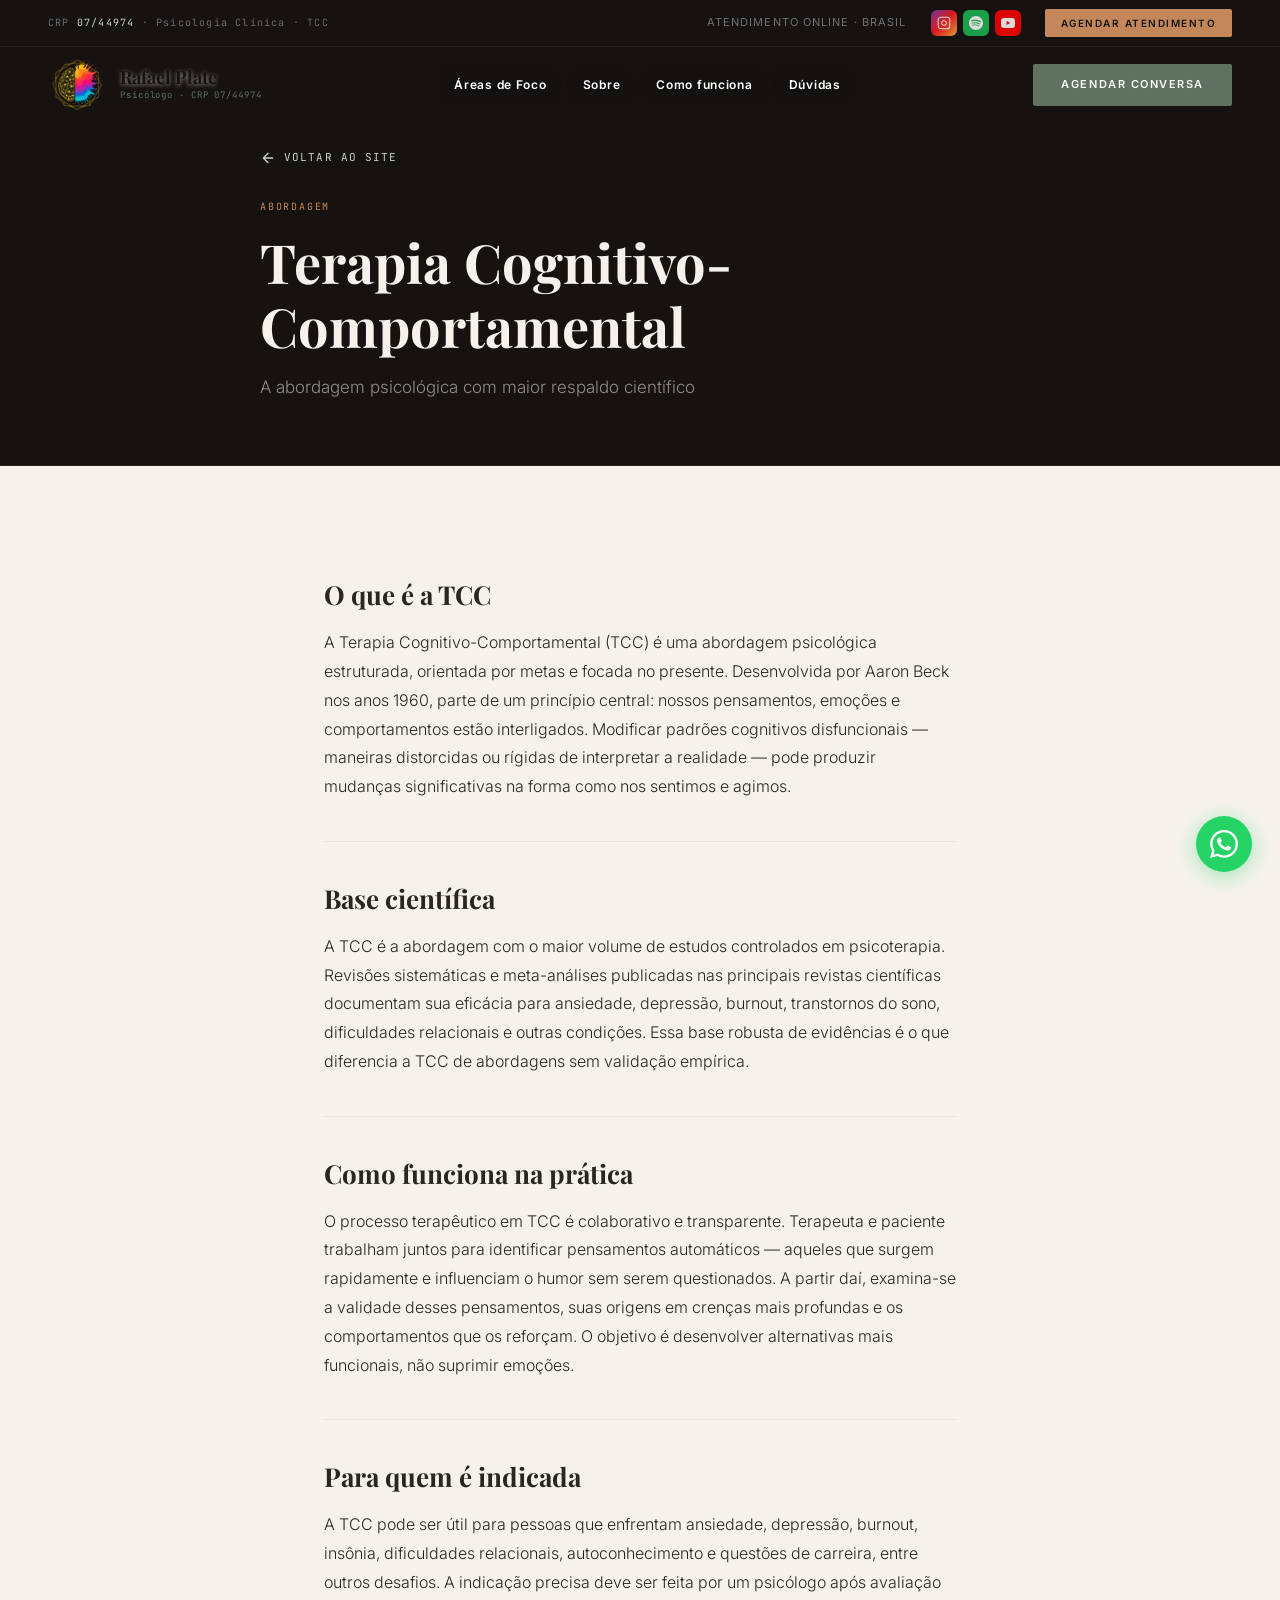
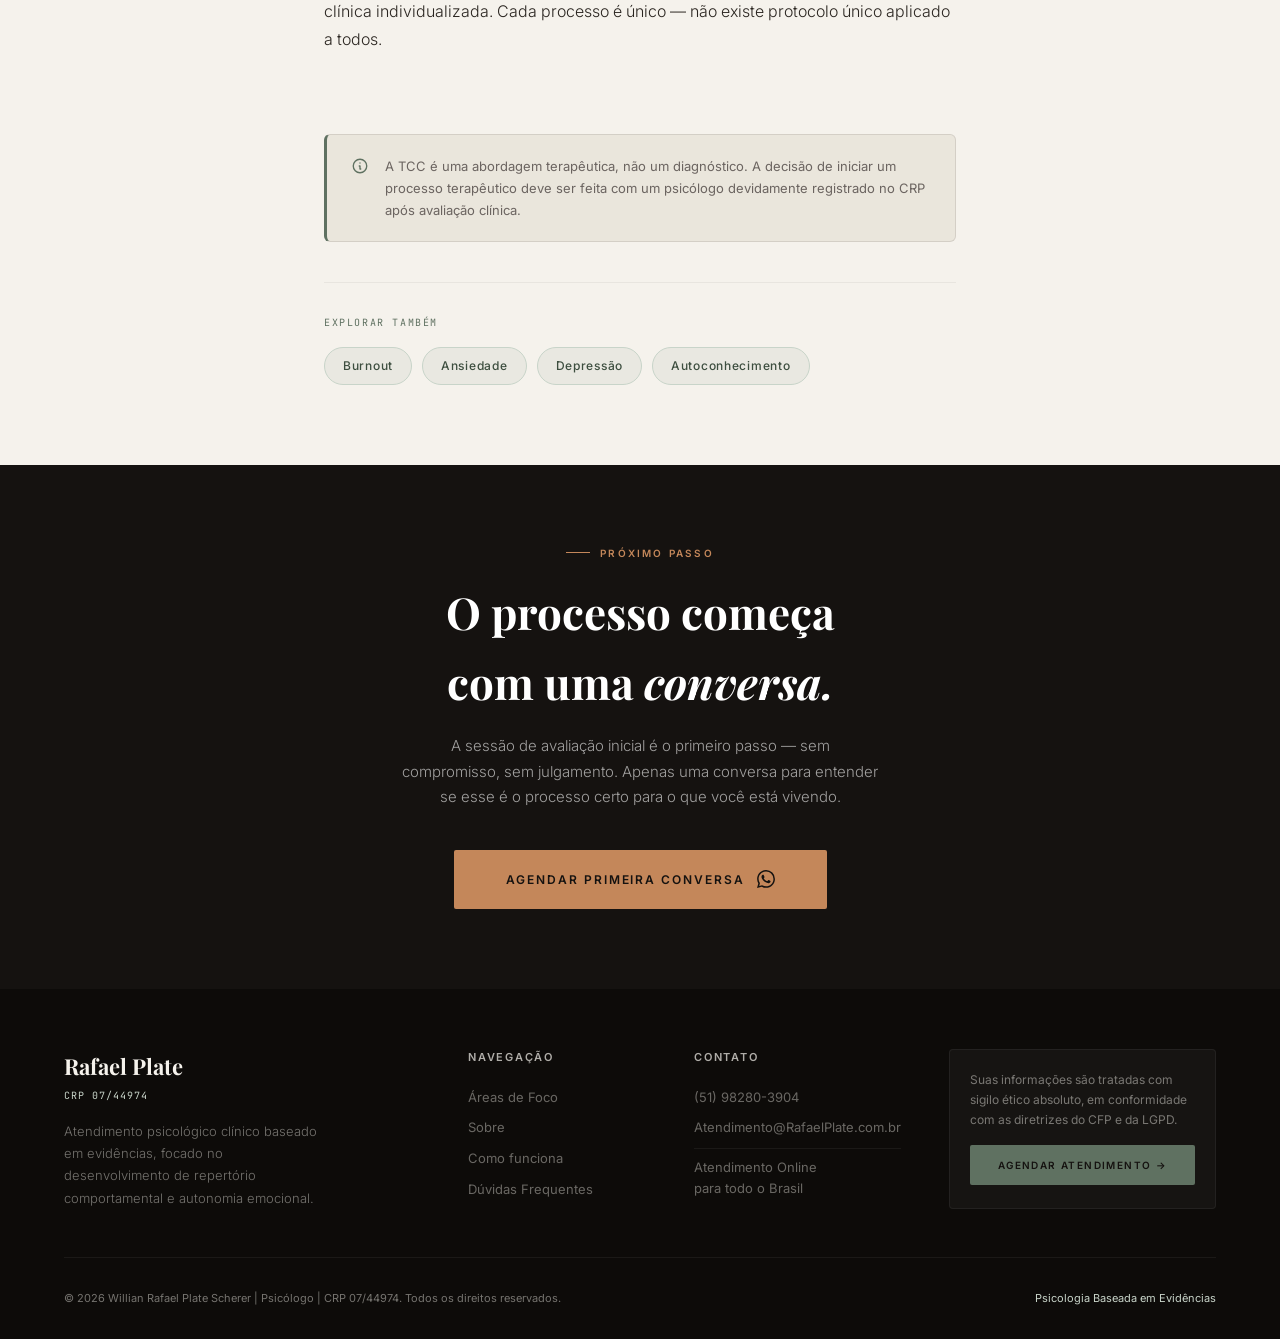
<file: tcc.html>
﻿<!DOCTYPE html>
<html lang="pt-BR">
<head>
  <meta charset="UTF-8">
  <meta name="viewport" content="width=device-width, initial-scale=1.0">
  <title>Terapia Cognitivo-Comportamental | Rafael Plate — Psicólogo Clínico CRP 07/44974</title>
  <meta name="description" content="Entenda o que é a TCC, como funciona na prática e por que é a abordagem com mais evidências científicas em psicoterapia.">
  <meta property="og:title" content="Terapia Cognitivo-Comportamental | Rafael Plate">
  <meta property="og:description" content="Entenda o que é a TCC, como funciona na prática e por que é a abordagem com mais evidências científicas em psicoterapia.">
  <meta property="og:type" content="article">
  <meta property="og:locale" content="pt_BR">
  <meta property="og:image" content="og-image.png">
  <meta name="twitter:card" content="summary_large_image">
  <link rel="preconnect" href="https://fonts.googleapis.com">
  <link rel="preconnect" href="https://fonts.gstatic.com" crossorigin>
  <link href="https://fonts.googleapis.com/css2?family=Playfair+Display:ital,wght@0,400;0,500;0,700;1,400;1,700&family=Inter:wght@300;400;500;600&family=JetBrains+Mono:wght@400;500&display=swap" rel="stylesheet">
  <link rel="stylesheet" href="style.css">
  <link rel="icon" type="image/png" href="favicon.png">
</head>
<body class="article-page">

<div id="topbar">
  <div class="crp mono">CRP <span>07/44974</span> · Psicologia Clínica · TCC</div>
  <div class="right">
    <span class="hidden-mobile">Atendimento Online · Brasil</span>
    <div class="topbar-socials">
      <a href="https://www.instagram.com/eusourafascherer/" target="_blank" rel="noopener noreferrer" class="tsoc tsoc-ig" title="Instagram"><svg width="14" height="14" fill="none" stroke="currentColor" stroke-width="1.8" viewBox="0 0 24 24"><rect x="2" y="2" width="20" height="20" rx="5"/><path d="M16 11.37A4 4 0 1112.63 8 4 4 0 0116 11.37z"/><line x1="17.5" y1="6.5" x2="17.51" y2="6.5"/></svg></a>
      <a href="https://open.spotify.com/show/1dNRGp5bGcrx1Ocwf27fCI" target="_blank" rel="noopener noreferrer" class="tsoc tsoc-sp" title="Spotify"><svg width="14" height="14" fill="currentColor" viewBox="0 0 24 24"><path d="M12 0C5.4 0 0 5.4 0 12s5.4 12 12 12 12-5.4 12-12S18.66 0 12 0zm5.521 17.34c-.24.359-.66.48-1.021.24-2.82-1.74-6.36-2.101-10.561-1.141-.418.122-.779-.179-.899-.539-.12-.421.18-.78.54-.9 4.56-1.021 8.52-.6 11.64 1.32.42.18.479.659.241 1.02zm1.44-3.3c-.301.42-.841.6-1.262.3-3.239-1.98-8.159-2.58-11.939-1.38-.479.12-1.02-.12-1.14-.6-.12-.48.12-1.021.6-1.141C9.6 9.9 15 10.561 18.72 12.84c.361.181.54.78.241 1.2zm.12-3.36C15.24 8.4 8.82 8.16 5.16 9.301c-.6.179-1.2-.181-1.38-.721-.18-.6.18-1.2.72-1.381 4.26-1.26 11.28-1.02 15.721 1.621.539.3.719 1.02.419 1.56-.299.421-1.02.539-1.56.3z"/></svg></a>
      <a href="https://youtube.com/@naoeassimqueacaba" target="_blank" rel="noopener noreferrer" class="tsoc tsoc-yt" title="YouTube"><svg width="14" height="14" fill="currentColor" viewBox="0 0 24 24"><path d="M23.498 6.186a3.016 3.016 0 00-2.122-2.136C19.505 3.545 12 3.545 12 3.545s-7.505 0-9.377.505A3.017 3.017 0 00.502 6.186C0 8.07 0 12 0 12s0 3.93.502 5.814a3.016 3.016 0 002.122 2.136c1.871.505 9.376.505 9.376.505s7.505 0 9.377-.505a3.015 3.015 0 002.122-2.136C24 15.93 24 12 24 12s0-3.93-.502-5.814zM9.545 15.568V8.432L15.818 12l-6.273 3.568z"/></svg></a>
    </div>
    <a href="https://wa.me/5551982803904?text=Olá, Rafael! Vim pelo seu site e gostaria de solicitar uma avaliação inicial." target="_blank" rel="noopener noreferrer" class="cta-top">Agendar Atendimento</a>
  </div>
</div>
<nav id="navbar">
  <a href="index.html" class="nav-logo">
    <img src="favicon.png" alt="Logo Rafael Plate" class="nav-logo-img" style="border-radius:50%;object-fit:cover">
    <div class="nav-logo-text">
      <span class="nav-logo-name serif">Rafael Plate</span>
      <span class="nav-logo-tag mono">Psicólogo · CRP 07/44974</span>
    </div>
  </a>
  <div class="nav-links">
    <a href="index.html#specialties">Áreas de Foco</a>
    <a href="index.html#about">Sobre</a>
    <a href="index.html#how">Como funciona</a>
    <a href="index.html#faq">Dúvidas</a>
  </div>
  <a href="https://wa.me/5551982803904?text=Olá, Rafael! Vim pelo seu site e gostaria de agendar uma primeira conversa." target="_blank" rel="noopener noreferrer" class="nav-cta hidden-mobile">Agendar conversa</a>
  <button class="mobile-menu-btn" id="mobile-btn" aria-label="Menu">
    <svg width="22" height="22" fill="none" stroke="currentColor" stroke-width="2" viewBox="0 0 24 24"><line x1="3" y1="6" x2="21" y2="6"/><line x1="3" y1="12" x2="21" y2="12"/><line x1="3" y1="18" x2="21" y2="18"/></svg>
  </button>
</nav>
<div id="mobile-nav">
  <a href="index.html#specialties" class="mob-link">Áreas de Foco</a>
  <a href="index.html#about" class="mob-link">Sobre</a>
  <a href="index.html#how" class="mob-link">Como funciona</a>
  <a href="index.html#faq" class="mob-link">Dúvidas</a>
  <a href="https://wa.me/5551982803904?text=Olá, Rafael!" target="_blank" rel="noopener noreferrer" class="mobile-cta mob-link">Agendar Atendimento →</a>
</div>

<!-- ARTICLE HERO -->
<header class="article-hero">
  <div class="article-hero-inner max-w">
    <a href="index.html#about" class="article-back">
      <svg width="16" height="16" fill="none" stroke="currentColor" stroke-width="2" viewBox="0 0 24 24"><path stroke-linecap="round" stroke-linejoin="round" d="M19 12H5M12 5l-7 7 7 7"/></svg>
      Voltar ao site
    </a>
    <div class="article-label mono">ABORDAGEM</div>
    <h1 class="article-h1 serif">Terapia Cognitivo-Comportamental</h1>
    <p class="article-subtitle">A abordagem psicológica com maior respaldo científico</p>
  </div>
</header>

<!-- ARTICLE BODY -->
<main class="article-body max-w">
  <article class="article-content">

    <section class="article-section">
      <h2 class="article-section-title serif">O que é a TCC</h2>
      <p class="article-section-text">A Terapia Cognitivo-Comportamental (TCC) é uma abordagem psicológica estruturada, orientada por metas e focada no presente. Desenvolvida por Aaron Beck nos anos 1960, parte de um princípio central: nossos pensamentos, emoções e comportamentos estão interligados. Modificar padrões cognitivos disfuncionais — maneiras distorcidas ou rígidas de interpretar a realidade — pode produzir mudanças significativas na forma como nos sentimos e agimos.</p>
    </section>     <section class="article-section">
      <h2 class="article-section-title serif">Base científica</h2>
      <p class="article-section-text">A TCC é a abordagem com o maior volume de estudos controlados em psicoterapia. Revisões sistemáticas e meta-análises publicadas nas principais revistas científicas documentam sua eficácia para ansiedade, depressão, burnout, transtornos do sono, dificuldades relacionais e outras condições. Essa base robusta de evidências é o que diferencia a TCC de abordagens sem validação empírica.</p>
    </section>     <section class="article-section">
      <h2 class="article-section-title serif">Como funciona na prática</h2>
      <p class="article-section-text">O processo terapêutico em TCC é colaborativo e transparente. Terapeuta e paciente trabalham juntos para identificar pensamentos automáticos — aqueles que surgem rapidamente e influenciam o humor sem serem questionados. A partir daí, examina-se a validade desses pensamentos, suas origens em crenças mais profundas e os comportamentos que os reforçam. O objetivo é desenvolver alternativas mais funcionais, não suprimir emoções.</p>
    </section>     <section class="article-section">
      <h2 class="article-section-title serif">Para quem é indicada</h2>
      <p class="article-section-text">A TCC pode ser útil para pessoas que enfrentam ansiedade, depressão, burnout, insônia, dificuldades relacionais, autoconhecimento e questões de carreira, entre outros desafios. A indicação precisa deve ser feita por um psicólogo após avaliação clínica individualizada. Cada processo é único — não existe protocolo único aplicado a todos.</p>
    </section>

    <!-- CFP NOTE -->
    <aside class="article-cfp-note">
      <svg width="18" height="18" fill="none" stroke="currentColor" stroke-width="1.8" viewBox="0 0 24 24"><path stroke-linecap="round" stroke-linejoin="round" d="M13 16h-1v-4h-1m1-4h.01M21 12a9 9 0 11-18 0 9 9 0 0118 0z"/></svg>
      <p>A TCC é uma abordagem terapêutica, não um diagnóstico. A decisão de iniciar um processo terapêutico deve ser feita com um psicólogo devidamente registrado no CRP após avaliação clínica.</p>
    </aside>

    <!-- RELATED -->
    <div class="article-related">
      <div class="article-related-label mono">Explorar também</div>
      <div class="article-related-links">
      <a href="burnout.html" class="article-related-link">Burnout</a>
      <a href="ansiedade.html" class="article-related-link">Ansiedade</a>
      <a href="depressao.html" class="article-related-link">Depressão</a>
      <a href="autoconhecimento.html" class="article-related-link">Autoconhecimento</a>
      </div>
    </div>

  </article>
</main>

<!-- CTA -->
<section id="cta-section" style="padding:80px 24px">
  <div class="max-w" style="text-align:center">
    <div class="section-label" style="justify-content:center;margin-bottom:16px">
      <span style="display:inline-flex;align-items:center;gap:10px">
        <span style="display:block;width:24px;height:1px;background:var(--terra)"></span>
        Próximo passo
      </span>
    </div>
    <h2 class="serif" style="font-size:clamp(28px,4vw,44px);margin-bottom:16px;color:#fff">O processo começa<br>com uma <em>conversa.</em></h2>
    <p style="color:rgba(255,255,255,.6);max-width:480px;margin:0 auto 40px;font-size:15px;line-height:1.7">A sessão de avaliação inicial é o primeiro passo — sem compromisso, sem julgamento. Apenas uma conversa para entender se esse é o processo certo para o que você está vivendo.</p>
    <a href="https://wa.me/5551982803904?text=Olá, Rafael! Vim pelo seu site e gostaria de agendar uma primeira conversa." target="_blank" rel="noopener noreferrer" class="btn-cta-final">
      Agendar primeira conversa
      <svg width="18" height="18" fill="currentColor" viewBox="0 0 24 24"><path d="M17.472 14.382c-.297-.149-1.758-.867-2.03-.967-.273-.099-.471-.148-.67.15-.197.297-.767.966-.94 1.164-.173.199-.347.223-.644.075-.297-.15-1.255-.463-2.39-1.475-.883-.788-1.48-1.761-1.653-2.059-.173-.297-.018-.458.13-.606.134-.133.298-.347.446-.52.149-.174.198-.298.298-.497.099-.198.05-.371-.025-.52-.075-.149-.669-1.612-.916-2.207-.242-.579-.487-.5-.669-.51-.173-.008-.371-.01-.57-.01-.198 0-.52.074-.792.372-.272.297-1.04 1.016-1.04 2.479 0 1.462 1.065 2.875 1.213 3.074.149.198 2.096 3.2 5.077 4.487.709.306 1.262.489 1.694.625.712.227 1.36.195 1.871.118.571-.085 1.758-.719 2.006-1.413.248-.694.248-1.289.173-1.413-.074-.124-.272-.198-.57-.347m-5.421 7.403h-.004a9.87 9.87 0 01-5.031-1.378l-.361-.214-3.741.982.998-3.648-.235-.374a9.86 9.86 0 01-1.51-5.26c.001-5.45 4.436-9.884 9.888-9.884 2.64 0 5.122 1.03 6.988 2.898a9.825 9.825 0 012.893 6.994c-.003 5.45-4.437 9.884-9.885 9.884m8.413-18.297A11.815 11.815 0 0012.05 0C5.495 0 .16 5.335.157 11.892c0 2.096.547 4.142 1.588 5.945L.057 24l6.305-1.654a11.882 11.882 0 005.683 1.448h.005c6.554 0 11.89-5.335 11.893-11.893a11.821 11.821 0 00-3.48-8.413Z"/></svg>
    </a>
  </div>
</section>

<footer>
  <div class="max-w">
    <div class="footer-grid">
      <div>
        <div class="footer-brand-name serif">Rafael Plate</div>
        <div class="footer-brand-crp mono">CRP 07/44974</div>
        <p class="footer-brand-desc">Atendimento psicológico clínico baseado em evidências, focado no desenvolvimento de repertório comportamental e autonomia emocional.</p>
      </div>
      <div class="footer-col">
        <h4>Navegação</h4>
        <ul>
          <li><a href="index.html#specialties">Áreas de Foco</a></li>
          <li><a href="index.html#about">Sobre</a></li>
          <li><a href="index.html#how">Como funciona</a></li>
          <li><a href="index.html#faq">Dúvidas Frequentes</a></li>
        </ul>
      </div>
      <div class="footer-col">
        <h4>Contato</h4>
        <ul>
          <li>(51) 98280-3904</li>
          <li>Atendimento@RafaelPlate.com.br</li>
          <li style="padding-top:8px;border-top:1px solid rgba(255,255,255,0.06)">Atendimento Online<br>para todo o Brasil</li>
        </ul>
      </div>
      <div class="footer-lgpd">
        <p>Suas informações são tratadas com sigilo ético absoluto, em conformidade com as diretrizes do CFP e da LGPD.</p>
        <a href="https://wa.me/5551982803904?text=Olá, Rafael!" target="_blank" rel="noopener noreferrer">Agendar Atendimento →</a>
      </div>
    </div>
    <div class="footer-bottom">
      <p id="footer-year"></p>
      <span style="color:var(--sage-light)">Psicologia Baseada em Evidências</span>
    </div>
  </div>
</footer>
<a id="wa-float" href="https://wa.me/5551982803904?text=Olá, Rafael! Vim pelo seu site e gostaria de solicitar uma avaliação inicial." target="_blank" rel="noopener noreferrer" aria-label="Fale pelo WhatsApp">
  <svg width="28" height="28" fill="currentColor" viewBox="0 0 24 24"><path d="M17.472 14.382c-.297-.149-1.758-.867-2.03-.967-.273-.099-.471-.148-.67.15-.197.297-.767.966-.94 1.164-.173.199-.347.223-.644.075-.297-.15-1.255-.463-2.39-1.475-.883-.788-1.48-1.761-1.653-2.059-.173-.297-.018-.458.13-.606.134-.133.298-.347.446-.52.149-.174.198-.298.298-.497.099-.198.05-.371-.025-.52-.075-.149-.669-1.612-.916-2.207-.242-.579-.487-.5-.669-.51-.173-.008-.371-.01-.57-.01-.198 0-.52.074-.792.372-.272.297-1.04 1.016-1.04 2.479 0 1.462 1.065 2.875 1.213 3.074.149.198 2.096 3.2 5.077 4.487.709.306 1.262.489 1.694.625.712.227 1.36.195 1.871.118.571-.085 1.758-.719 2.006-1.413.248-.694.248-1.289.173-1.413-.074-.124-.272-.198-.57-.347m-5.421 7.403h-.004a9.87 9.87 0 01-5.031-1.378l-.361-.214-3.741.982.998-3.648-.235-.374a9.86 9.86 0 01-1.51-5.26c.001-5.45 4.436-9.884 9.888-9.884 2.64 0 5.122 1.03 6.988 2.898a9.825 9.825 0 012.893 6.994c-.003 5.45-4.437 9.884-9.885 9.884m8.413-18.297A11.815 11.815 0 0012.05 0C5.495 0 .16 5.335.157 11.892c0 2.096.547 4.142 1.588 5.945L.057 24l6.305-1.654a11.882 11.882 0 005.683 1.448h.005c6.554 0 11.89-5.335 11.893-11.893a11.821 11.821 0 00-3.48-8.413Z"/></svg>
</a>
<script>
  document.getElementById('footer-year').textContent =
    '© ' + new Date().getFullYear() + ' Willian Rafael Plate Scherer | Psicólogo | CRP 07/44974. Todos os direitos reservados.';
  const btn = document.getElementById('mobile-btn');
  const nav = document.getElementById('mobile-nav');
  if(btn && nav) btn.addEventListener('click', () => nav.classList.toggle('open'));
  const navbar = document.getElementById('navbar');
  window.addEventListener('scroll', () => {
    navbar.classList.toggle('scrolled', window.scrollY > 10);
  });
</script>
</body>
</html>
</file>
<file: style.css>
﻿    *, *::before, *::after { box-sizing: border-box; margin: 0; padding: 0; }

    :root {
      --cream:        #F5F2EC;
      --cream2:       #EAE6DC;
      --ink:          #151210;
      --ink2:         #2A2520;
      --muted:        #6B6460;
      --sage:         #5F7161;
      --sage-light:   #C8D4C9;
      --sage-dark:    #3D4E3F;
      --terra:        #C4875A;
      --terra-light:  #EDD5C0;
      --white:        #FAFAF8;
      --border:       rgba(21,18,16,0.10);
      --border-light: rgba(21,18,16,0.06);
    }

    html { scroll-behavior: smooth; font-size: 16px; }
    body {
      background: var(--cream);
      color: var(--ink);
      font-family: 'Inter', sans-serif;
      font-weight: 400;
      line-height: 1.6;
      -webkit-font-smoothing: antialiased;
    }
    ::selection { background: var(--sage); color: var(--cream); }

    /* ── TYPOGRAPHY ─────────────────────────────────────── */
    .serif { font-family: 'Playfair Display', serif; }
    .mono  { font-family: 'JetBrains Mono', monospace; }

    /* ── TOP BAR ────────────────────────────────────────── */
    #topbar {
      position: fixed; top: 0; left: 0; right: 0; z-index: 100;
      background: var(--ink);
      padding: 9px 48px;
      display: flex; align-items: center; justify-content: space-between;
      border-bottom: 1px solid rgba(255,255,255,0.06);
    }
    #topbar .crp {
      font-family: 'JetBrains Mono', monospace;
      font-size: 10px; letter-spacing: .12em;
      color: rgba(255,255,255,0.38);
    }
    #topbar .crp span { color: var(--sage-light); }
    #topbar .right {
      display: flex; align-items: center; gap: 24px;
      font-size: 11px; letter-spacing: .1em; text-transform: uppercase;
      color: rgba(255,255,255,0.4);
    }
    #topbar a.cta-top {
      font-size: 10px; font-weight: 600; letter-spacing: .15em;
      text-transform: uppercase; text-decoration: none;
      color: var(--ink); background: var(--terra);
      padding: 6px 16px; border-radius: 2px;
      transition: background .2s;
    }
    #topbar a.cta-top:hover { background: #b57348; }

    /* ── NAV ────────────────────────────────────────────── */
    #navbar {
      position: fixed; top: 36px; left: 0; right: 0; z-index: 90;
      padding: 20px 48px;
      display: flex; align-items: center; justify-content: space-between;
      transition: background .3s, backdrop-filter .3s, box-shadow .3s, padding .3s;
    }
    #navbar.scrolled {
      background: rgba(245,242,236,0.95);
      backdrop-filter: blur(12px);
      box-shadow: 0 1px 0 var(--border);
      padding: 14px 48px;
    }
    .nav-logo {
      display: flex; align-items: center; gap: 14px; text-decoration: none;
    }
    .nav-logo-img {
      width: 58px; height: 58px; object-fit: contain;
    }
    .nav-logo-text { display: flex; flex-direction: column; gap: 2px; }
    .nav-logo-name {
      font-family: 'Playfair Display', serif;
      font-size: 18px; font-weight: 700;
      color: var(--ink); line-height: 1;
      text-shadow: 0 1px 4px rgba(245,242,236,0.6);
    }
    .nav-logo-tag {
      font-family: 'JetBrains Mono', monospace;
      font-size: 9px; color: var(--sage); letter-spacing: .1em;
    }
    .nav-links {
      display: flex; align-items: center; gap: 36px;
    }
    .nav-links a {
      text-decoration: none;
      font-size: 12px; font-weight: 600; letter-spacing: .06em;
      color: #fff;
      text-shadow: 0 1px 6px rgba(0,0,0,0.55), 0 0 20px rgba(0,0,0,0.35);
      transition: color .2s, text-shadow .2s;
    }
    .nav-links a:hover { color: #fff; text-shadow: 0 1px 8px rgba(0,0,0,0.8); }
    #navbar.scrolled .nav-links a {
      color: var(--muted); text-shadow: none;
    }
    #navbar.scrolled .nav-links a:hover { color: var(--ink); }
    .nav-cta {
      text-decoration: none;
      font-size: 11px; font-weight: 600; letter-spacing: .14em; text-transform: uppercase;
      color: var(--white); background: var(--sage);
      padding: 12px 28px; border-radius: 2px;
      transition: background .2s, transform .15s;
    }
    .nav-cta:hover { background: var(--sage-dark); transform: translateY(-1px); }
    .mobile-menu-btn {
      display: none; background: none; border: none; cursor: pointer;
      color: var(--ink); padding: 4px;
    }
    .mobile-menu-btn svg { display: block; }

    /* ── HERO ───────────────────────────────────────────── */
    #hero {
      position: relative;
      min-height: 100vh;
      display: grid;
      grid-template-columns: 1fr 1fr;
      padding-top: 36px; /* topbar height */
      overflow: hidden;
    }
    .hero-left {
      display: flex; flex-direction: column; justify-content: flex-start;
      padding: 148px 64px 80px 64px;
      position: relative; z-index: 2;
    }
    .hero-eyebrow {
      display: flex; align-items: center; gap: 12px;
      margin-bottom: 28px;
    }
    .hero-eyebrow-line {
      width: 32px; height: 1px; background: var(--terra);
    }
    .hero-eyebrow span {
      font-size: 11px; font-weight: 600; letter-spacing: .18em;
      text-transform: uppercase; color: var(--terra);
    }
    .hero-h1 {
      font-family: 'Playfair Display', serif;
      font-size: clamp(48px, 5vw, 76px);
      font-weight: 700; line-height: 1.08;
      color: var(--ink); margin-bottom: 24px;
      letter-spacing: -.02em;
    }
    .hero-h1 em {
      font-style: italic; color: var(--sage);
    }
    .hero-sub {
      font-size: 16px; line-height: 1.7; color: var(--muted);
      max-width: 420px; margin-bottom: 48px; font-weight: 300;
    }
    .hero-actions {
      display: flex; align-items: center; gap: 20px; flex-wrap: wrap;
      margin-bottom: 64px;
    }
    .btn-primary {
      display: inline-flex; align-items: center; gap: 10px;
      text-decoration: none;
      font-size: 12px; font-weight: 600; letter-spacing: .14em; text-transform: uppercase;
      color: var(--white); background: var(--ink);
      padding: 16px 36px; border-radius: 2px;
      transition: background .2s, transform .15s, box-shadow .15s;
    }
    .btn-primary:hover { background: var(--ink2); transform: translateY(-2px); box-shadow: 0 8px 24px rgba(21,18,16,.18); }
    .btn-secondary {
      display: inline-flex; align-items: center; gap: 8px;
      text-decoration: none;
      font-size: 12px; font-weight: 500; letter-spacing: .1em;
      color: var(--muted); border-bottom: 1px solid var(--border);
      padding-bottom: 2px; transition: color .2s, border-color .2s;
    }
    .btn-secondary:hover { color: var(--ink); border-color: var(--ink); }
    .hero-credentials {
      display: flex; flex-direction: column; gap: 16px;
    }
    .hero-cred-row {
      display: flex; align-items: center; gap: 10px;
      font-size: 13px; color: var(--muted);
    }
    .hero-cred-row svg { color: var(--sage); flex-shrink: 0; }
    .hero-cred-row strong { color: var(--ink); font-weight: 500; }
    .hero-right {
      position: relative; overflow: hidden;
    }
    .hero-img {
      width: 100%; height: 100%; object-fit: cover; object-position: center 8%;
      filter: grayscale(20%) contrast(1.05);
      display: block;
    }
    .hero-img-overlay {
      position: absolute; inset: 0;
      background: linear-gradient(to right, var(--cream) 0%, transparent 30%);
    }
    .hero-img-overlay-bottom {
      position: absolute; inset: 0;
      background: linear-gradient(to top, var(--cream) 0%, transparent 20%);
    }
    .hero-divider {
      position: absolute; left: 0; top: 0; bottom: 0; width: 1px;
      background: var(--border);
    }
    .hero-social {
      position: absolute; bottom: 48px; right: 40px;
      display: flex; flex-direction: column; align-items: center; gap: 16px;
      z-index: 3;
    }
    .hero-social-label {
      font-size: 9px; letter-spacing: .2em; text-transform: uppercase;
      color: rgba(21,18,16,.35); writing-mode: vertical-rl;
      transform: rotate(180deg);
    }
    .hero-social a {
      color: var(--muted); transition: color .2s; text-decoration: none;
    }
    .hero-social a:hover { color: var(--ink); }
    .hero-crp-badge {
      position: absolute; bottom: 48px; left: 64px;
      font-family: 'JetBrains Mono', monospace;
      font-size: 10px; letter-spacing: .1em;
      color: var(--muted);
      display: flex; align-items: center; gap: 8px;
    }
    .hero-crp-badge::before {
      content: ''; display: block;
      width: 24px; height: 1px; background: var(--sage);
    }

    /* ── MARQUEE ────────────────────────────────────────── */
    .marquee-wrap {
      background: var(--ink); color: var(--cream);
      padding: 14px 0; overflow: hidden;
      border-top: 1px solid rgba(255,255,255,0.05);
      border-bottom: 1px solid rgba(255,255,255,0.05);
    }
    .marquee-track {
      display: flex; gap: 0;
      animation: marquee 28s linear infinite;
      white-space: nowrap;
    }
    .marquee-track span {
      font-size: 11px; letter-spacing: .18em; text-transform: uppercase;
      padding: 0 32px; color: rgba(255,255,255,0.5);
    }
    .marquee-track span.accent { color: var(--terra); }
    @keyframes marquee {
      from { transform: translateX(0); }
      to   { transform: translateX(-50%); }
    }

    /* ── SECTION BASICS ─────────────────────────────────── */
    section { padding: 100px 64px; }
    .max-w { max-width: 1240px; margin: 0 auto; }
    .section-label {
      font-size: 10px; font-weight: 600; letter-spacing: .22em; text-transform: uppercase;
      color: var(--sage); margin-bottom: 16px; display: flex; align-items: center; gap: 10px;
    }
    .section-label::before {
      content: ''; display: block; width: 24px; height: 1px; background: var(--sage);
    }
    .section-title {
      font-family: 'Playfair Display', serif;
      font-size: clamp(32px, 3.5vw, 52px);
      font-weight: 700; line-height: 1.15; color: var(--ink);
      letter-spacing: -.02em;
    }
    .section-title em { font-style: italic; color: var(--sage); }

    /* ── PILLARS ─────────────────────────────────────────── */
    #pillars { background: var(--cream2); }
    .pillars-grid {
      display: grid; grid-template-columns: repeat(4, 1fr); gap: 1px;
      background: var(--border); border: 1px solid var(--border);
      margin-top: 64px;
    }
    .pillar {
      background: var(--cream2); padding: 40px 32px;
      transition: background .2s;
    }
    .pillar:hover { background: var(--cream); }
    .pillar-num {
      font-family: 'JetBrains Mono', monospace;
      font-size: 11px; color: var(--sage); letter-spacing: .08em;
      margin-bottom: 24px;
    }
    .pillar-icon {
      width: 40px; height: 40px; margin-bottom: 20px;
      color: var(--sage);
    }
    .pillar h3 {
      font-family: 'Playfair Display', serif;
      font-size: 20px; font-weight: 700;
      color: var(--ink); margin-bottom: 12px; line-height: 1.2;
    }
    .pillar p {
      font-size: 14px; color: var(--muted); line-height: 1.65; font-weight: 300;
    }

    /* ── ABOUT ───────────────────────────────────────────── */
    #about { background: var(--cream); }
    .about-grid {
      display: grid; grid-template-columns: 1fr 1fr; gap: 80px;
      align-items: center;
    }
    .about-img-wrap {
      position: relative;
    }
    .about-img {
      width: 100%; aspect-ratio: 4/5; object-fit: cover; object-position: center 15%;
      display: block; border-radius: 4px;
    }
    .about-img-caption {
      position: absolute; bottom: -20px; right: -20px;
      background: var(--ink); color: var(--cream);
      padding: 20px 24px; border-radius: 2px;
      font-family: 'JetBrains Mono', monospace;
      font-size: 10px; line-height: 1.8;
    }
    .about-img-caption strong { color: var(--terra); display: block; font-size: 12px; margin-bottom: 4px; }
    .about-text { display: flex; flex-direction: column; gap: 24px; }
    .about-text p {
      font-size: 16px; color: var(--muted); line-height: 1.8; font-weight: 300;
    }
    .about-text p strong { color: var(--ink); font-weight: 500; }
    .about-tags {
      display: flex; flex-wrap: wrap; gap: 8px; margin-top: 8px;
    }
    .about-tag {
      font-size: 11px; font-weight: 500; letter-spacing: .08em;
      background: var(--cream2); color: var(--muted);
      padding: 6px 14px; border-radius: 2px;
      border: 1px solid var(--border);
      text-decoration: none;
      transition: background .18s, color .18s, border-color .18s;
      cursor: pointer;
    }
    a.about-tag:hover {
      background: var(--sage); color: var(--cream);
      border-color: var(--sage);
    }
    .about-podcast {
      background: var(--ink); color: var(--cream);
      padding: 20px 24px; border-radius: 4px;
      display: flex; align-items: center; gap: 16px;
      text-decoration: none; transition: background .2s;
      margin-top: 8px;
    }
    .about-podcast:hover { background: var(--ink2); }
    .about-podcast-icon { color: var(--terra); flex-shrink: 0; }
    .about-podcast-text .label {
      font-size: 10px; letter-spacing: .14em; text-transform: uppercase;
      color: rgba(255,255,255,0.4); margin-bottom: 4px;
    }
    .about-podcast-text .name {
      font-family: 'Playfair Display', serif;
      font-size: 18px; font-style: italic; color: var(--cream);
    }

    /* ── SPECIALTIES ─────────────────────────────────────── */
    #specialties { background: var(--ink); }
    #specialties .section-label { color: var(--terra); }
    #specialties .section-label::before { background: var(--terra); }
    #specialties .section-title { color: var(--cream); }
    .spec-grid {
      display: grid; grid-template-columns: repeat(3, 1fr); gap: 1px;
      background: rgba(255,255,255,0.06);
      border: 1px solid rgba(255,255,255,0.06);
      margin-top: 64px;
    }
    .spec-card {
      background: var(--ink2); padding: 40px 36px;
      transition: background .2s;
    }
    .spec-card:hover { background: #302B27; }
    .spec-card-icon {
      width: 36px; height: 36px; color: var(--terra);
      margin-bottom: 24px;
    }
    .spec-card h3 {
      font-family: 'Playfair Display', serif;
      font-size: 22px; font-weight: 700; color: var(--cream);
      margin-bottom: 12px;
    }
    .spec-card p {
      font-size: 13px; color: rgba(245,242,236,.5);
      line-height: 1.7; margin-bottom: 20px; font-weight: 300;
    }
    .spec-card ul { list-style: none; display: flex; flex-direction: column; gap: 8px; }
    .spec-card li {
      font-size: 13px; color: rgba(245,242,236,.65);
      display: flex; align-items: flex-start; gap: 8px;
    }
    .spec-card li::before {
      content: '–'; color: var(--terra); flex-shrink: 0; font-weight: 500;
    }

    /* ── FOR WHO ─────────────────────────────────────────── */
    #for-who { background: var(--cream2); }
    .for-who-grid {
      display: grid; grid-template-columns: repeat(2, 1fr); gap: 1px;
      background: var(--border); border: 1px solid var(--border);
      margin-top: 64px; max-width: 800px; margin-left: auto; margin-right: auto;
    }
    .for-who-item {
      background: var(--cream2); padding: 32px 36px;
      display: flex; gap: 20px; align-items: flex-start;
      transition: background .2s;
    }
    .for-who-item:hover { background: var(--cream); }
    .for-who-num {
      font-family: 'JetBrains Mono', monospace;
      font-size: 28px; color: var(--border); font-weight: 400;
      line-height: 1; flex-shrink: 0; margin-top: 2px;
    }
    .for-who-item p {
      font-size: 15px; color: var(--muted); line-height: 1.65; font-weight: 300;
    }
    .for-who-item p strong { color: var(--ink); font-weight: 500; }
    .for-who-note {
      max-width: 620px; margin: 48px auto 0;
      background: var(--white); border: 1px solid var(--border);
      padding: 28px 36px; border-radius: 4px; text-align: center;
    }
    .for-who-note p { font-size: 14px; color: var(--muted); line-height: 1.7; font-weight: 300; }
    .for-who-note p strong { color: var(--ink); font-weight: 500; }

    /* ── HOW IT WORKS ────────────────────────────────────── */
    #how { background: var(--cream); }
    /* ── COMO FUNCIONA — visual redesign ────────────────── */
    .how-steps {
      display: grid; grid-template-columns: repeat(5, 1fr);
      gap: 0; position: relative; margin-top: 56px; align-items: start;
    }
    .how-line { display: none; }
    .how-step {
      display: flex; flex-direction: column; align-items: center;
      text-align: center; position: relative; padding: 0 8px;
    }
    /* arrow connector between steps */
    .how-step:not(:last-child)::after {
      content: '→';
      position: absolute; top: 28px; right: -14px;
      font-size: 18px; color: var(--sage-light); z-index: 2;
      line-height: 1;
    }
    .how-step-card {
      background: var(--white); border: 1px solid var(--border);
      border-radius: 8px; padding: 28px 20px 24px;
      width: 100%; transition: box-shadow .2s, border-color .2s;
    }
    .how-step-card:hover {
      box-shadow: 0 8px 32px rgba(21,18,16,.08);
      border-color: var(--sage-light);
    }
    .how-step-top {
      display: flex; align-items: center; justify-content: space-between;
      margin-bottom: 16px;
    }
    .how-step-icon {
      width: 40px; height: 40px; border-radius: 10px;
      background: var(--sage-light); color: var(--sage-dark);
      display: flex; align-items: center; justify-content: center;
      flex-shrink: 0;
    }
    .how-step-num {
      font-family: 'JetBrains Mono', monospace;
      font-size: 11px; font-weight: 500; letter-spacing: .08em;
      color: var(--muted); background: var(--cream2);
      padding: 3px 8px; border-radius: 20px;
    }
    .how-step h4 {
      font-family: 'Playfair Display', serif;
      font-size: 15px; font-weight: 700; color: var(--ink);
      margin-bottom: 8px; text-align: left;
    }
    .how-step p {
      font-size: 12px; color: var(--muted); line-height: 1.6;
      font-weight: 300; text-align: left;
    }
    .how-step-tag {
      margin-top: 14px; display: inline-block;
      font-size: 10px; font-weight: 500; letter-spacing: .1em;
      text-transform: uppercase; color: var(--sage);
      background: rgba(95,113,97,.08); padding: 3px 10px;
      border-radius: 20px;
    }
    /* highlight first step */
    .how-step:first-child .how-step-card {
      border-color: var(--sage-light);
      background: linear-gradient(135deg, var(--white) 0%, rgba(200,212,201,.15) 100%);
    }
    .how-step:first-child .how-step-icon {
      background: var(--sage); color: var(--white);
    }

    /* ── FAQ ─────────────────────────────────────────────── */
    #faq { background: var(--cream2); }
    .faq-wrap { max-width: 720px; margin: 64px auto 0; }
    .faq-item {
      border-bottom: 1px solid var(--border);
      overflow: hidden;
    }
    .faq-item:first-child { border-top: 1px solid var(--border); }
    .faq-btn {
      width: 100%; background: none; border: none; cursor: pointer;
      padding: 24px 0; display: flex; justify-content: space-between;
      align-items: center; gap: 20px; text-align: left;
    }
    .faq-q {
      font-family: 'Playfair Display', serif;
      font-size: 18px; font-weight: 500; color: var(--ink);
    }
    .faq-icon {
      width: 24px; height: 24px; flex-shrink: 0;
      color: var(--sage); transition: transform .3s;
    }
    .faq-icon.open { transform: rotate(45deg); }
    .faq-body {
      max-height: 0; overflow: hidden;
      transition: max-height .35s ease, opacity .25s ease;
      opacity: 0;
    }
    .faq-body.open { max-height: 400px; opacity: 1; }
    .faq-body p {
      font-size: 15px; color: var(--muted); line-height: 1.75;
      padding-bottom: 24px; font-weight: 300;
    }

    /* ── CTA FINAL ───────────────────────────────────────── */
    #cta-section {
      background: var(--ink); padding: 120px 64px;
      text-align: center;
    }
    #cta-section .section-label { color: var(--terra); justify-content: center; }
    #cta-section .section-label::before { display: none; }
    #cta-section .section-title { color: var(--cream); }
    #cta-section .section-title em { color: var(--terra); }
    #cta-section p {
      font-size: 16px; color: rgba(245,242,236,.55);
      max-width: 520px; margin: 24px auto 48px; font-weight: 300; line-height: 1.7;
    }
    .btn-cta-final {
      display: inline-flex; align-items: center; gap: 12px;
      text-decoration: none;
      font-size: 12px; font-weight: 600; letter-spacing: .16em; text-transform: uppercase;
      color: var(--ink); background: var(--terra);
      padding: 20px 52px; border-radius: 2px;
      transition: background .2s, transform .15s;
    }
    .btn-cta-final:hover { background: #b57348; transform: translateY(-2px); }

    /* ── FOOTER ──────────────────────────────────────────── */
    footer {
      background: #0D0B09; color: rgba(245,242,236,.45);
      padding: 60px 64px 32px;
    }
    .footer-grid {
      display: grid; grid-template-columns: 2fr 1fr 1fr 1.5fr;
      gap: 48px; padding-bottom: 48px;
      border-bottom: 1px solid rgba(255,255,255,0.06);
      margin-bottom: 32px;
    }
    .footer-brand-name {
      font-family: 'Playfair Display', serif;
      font-size: 22px; font-weight: 700; color: var(--cream);
      margin-bottom: 4px;
    }
    .footer-brand-crp {
      font-family: 'JetBrains Mono', monospace;
      font-size: 10px; color: var(--sage-light); letter-spacing: .1em;
      margin-bottom: 16px;
    }
    .footer-brand-desc {
      font-size: 13px; line-height: 1.7; font-weight: 300;
      max-width: 260px;
    }
    .footer-col h4 {
      font-size: 11px; font-weight: 600; letter-spacing: .16em;
      text-transform: uppercase; color: rgba(245,242,236,.7);
      margin-bottom: 20px;
    }
    .footer-col ul { list-style: none; display: flex; flex-direction: column; gap: 10px; }
    .footer-col li a, .footer-col li {
      font-size: 13px; color: rgba(245,242,236,.4);
      text-decoration: none; transition: color .2s;
    }
    .footer-col li a:hover { color: var(--cream); }
    .footer-lgpd {
      background: rgba(255,255,255,.04); border: 1px solid rgba(255,255,255,.06);
      border-radius: 4px; padding: 20px;
    }
    .footer-lgpd p { font-size: 12px; line-height: 1.65; margin-bottom: 16px; }
    .footer-lgpd a {
      display: block; text-align: center;
      font-size: 10px; font-weight: 600; letter-spacing: .14em; text-transform: uppercase;
      text-decoration: none;
      color: var(--ink); background: var(--sage);
      padding: 12px; border-radius: 2px;
      transition: background .2s;
    }
    .footer-lgpd a:hover { background: var(--sage-dark); }
    .footer-bottom {
      display: flex; justify-content: space-between; align-items: center; flex-wrap: wrap; gap: 12px;
      font-size: 11px;
    }

    /* ── WHATSAPP FLOAT ──────────────────────────────────── */
    #wa-float {
      position: fixed; bottom: 28px; right: 28px; z-index: 200;
      width: 56px; height: 56px; border-radius: 50%;
      background: #25D366; color: white;
      display: flex; align-items: center; justify-content: center;
      box-shadow: 0 4px 20px rgba(37,211,102,.4);
      text-decoration: none;
      animation: float-pulse 4s ease-in-out infinite;
      transition: transform .2s;
    }
    #wa-float:hover { transform: scale(1.1); }
    @keyframes float-pulse {
      0%, 100% { box-shadow: 0 4px 20px rgba(37,211,102,.4); }
      50%       { box-shadow: 0 4px 32px rgba(37,211,102,.7); }
    }

    /* ── MOBILE MENU ─────────────────────────────────────── */
    #mobile-nav {
      display: none; position: fixed; inset: 0; z-index: 85;
      background: var(--cream); padding: 120px 48px 48px;
      flex-direction: column; gap: 32px;
    }
    #mobile-nav.open { display: flex; }
    #mobile-nav a {
      font-family: 'Playfair Display', serif;
      font-size: 32px; font-weight: 700; color: var(--ink);
      text-decoration: none; border-bottom: 1px solid var(--border);
      padding-bottom: 20px;
    }
    #mobile-nav .mobile-cta {
      font-family: 'Inter', sans-serif;
      font-size: 13px; font-weight: 600; letter-spacing: .14em;
      text-transform: uppercase; color: var(--white);
      background: var(--sage); text-align: center;
      padding: 18px; border-radius: 2px; border: none;
      margin-top: 8px;
    }

    /* ── RESPONSIVE ──────────────────────────────────────── */
    @media (max-width: 1024px) {
      #hero { grid-template-columns: 1fr; min-height: auto; }
      .hero-left { padding: 140px 32px 60px; }
      .hero-right { height: 420px; }
      .hero-divider { display: none; }
      .about-grid { grid-template-columns: 1fr; gap: 48px; }
      .about-img-caption { right: 0; }
      .spec-grid { grid-template-columns: 1fr 1fr; }
      .pillars-grid { grid-template-columns: 1fr 1fr; }
      .how-steps { grid-template-columns: 1fr; gap: 20px; }
      .how-line { display: none; }
      .how-step::after { display: none; }
      .how-step-card { padding: 24px 20px; }
      .footer-grid { grid-template-columns: 1fr 1fr; }
    }
    @media (max-width: 768px) {
      section { padding: 72px 24px; }

      /* ── topbar mobile ── */
      #topbar {
        padding: 8px 16px;
        gap: 8px;
      }
      #topbar .crp { display: none; }
      .hidden-mobile { display: none !important; }
      #topbar .right { gap: 12px; }
      #topbar a.cta-top { padding: 5px 12px; font-size: 9px; }

      /* ── navbar mobile ── */
      #navbar { top: 36px; padding: 12px 20px; }
      #navbar.scrolled { padding: 10px 20px; }
      .nav-links { display: none; }
      .mobile-menu-btn { display: block; }
      .nav-logo-img { width: 44px; height: 44px; }

      /* ── hero mobile ── */
      .hero-left { padding: 120px 24px 48px; }
      .hero-h1 { font-size: 38px; }
      .btn-primary {
        width: 100%;
        justify-content: center;
        font-size: 11px;
        padding: 14px 24px;
      }
      .hero-actions { flex-direction: column; align-items: flex-start; }

      /* ── grids mobile ── */
      .spec-grid { grid-template-columns: 1fr; }
      .pillars-grid { grid-template-columns: 1fr; }
      .for-who-grid { grid-template-columns: 1fr; }
      .footer-grid { grid-template-columns: 1fr; }

      /* ── misc mobile ── */
      #cta-section { padding: 80px 24px; }
      footer { padding: 48px 24px 24px; }
      .hero-social { display: none; }
      .hero-crp-badge { display: none; }
      .about-img-caption { position: static; margin-top: -12px; border-radius: 2px; }

      /* ── whatsapp float ── */
      #wa-float { bottom: 20px; right: 16px; width: 48px; height: 48px; }
    }

    /* ── TOPBAR SOCIALS ──────────────────────────────────── */
    .topbar-socials {
      display: flex; align-items: center; gap: 6px;
    }
    .tsoc {
      display: flex; align-items: center; justify-content: center;
      width: 26px; height: 26px; border-radius: 6px;
      text-decoration: none; transition: transform .15s, opacity .15s;
      opacity: .85;
    }
    .tsoc:hover { transform: scale(1.12); opacity: 1; }
    .tsoc-ig {
      background: linear-gradient(135deg, #833ab4 0%, #fd1d1d 50%, #fcb045 100%);
      color: #fff;
    }
    .tsoc-sp {
      background: #1DB954;
      color: #fff;
    }
    .tsoc-yt {
      background: #FF0000;
      color: #fff;
    }

    /* ═══════════════════════════════════════════════════════════
       ARTICLE / TOPIC SUBPAGES
    ═══════════════════════════════════════════════════════════ */

    /* ── Article page body ─────────────────────────────────── */
    body.article-page {
      background: var(--cream);
    }

    /* ── Article hero ──────────────────────────────────────── */
    .article-hero {
      background: var(--ink);
      padding: 148px 64px 64px;
      border-bottom: 1px solid rgba(255,255,255,0.06);
    }
    .article-hero-inner {
      max-width: 760px;
    }
    .article-back {
      display: inline-flex; align-items: center; gap: 8px;
      color: var(--sage-light); text-decoration: none;
      font-size: 11px; letter-spacing: .1em; text-transform: uppercase;
      font-family: 'JetBrains Mono', monospace;
      margin-bottom: 32px;
      transition: color .2s, gap .15s;
    }
    .article-back:hover { color: var(--cream); gap: 12px; }
    .article-label {
      font-family: 'JetBrains Mono', monospace;
      font-size: 10px; letter-spacing: .18em; text-transform: uppercase;
      color: var(--terra); margin-bottom: 16px;
    }
    .article-h1 {
      font-family: 'Playfair Display', serif;
      font-size: clamp(32px, 5vw, 54px); font-weight: 700;
      color: var(--cream); line-height: 1.18;
      margin-bottom: 16px;
    }
    .article-subtitle {
      font-size: 17px; font-weight: 300; line-height: 1.6;
      color: rgba(245,242,236,.55);
      max-width: 600px;
    }

    /* ── Article body ───────────────────────────────────────── */
    .article-body {
      max-width: 760px;
      padding: 72px 64px 80px;
    }
    .article-content {
      display: flex; flex-direction: column; gap: 0;
    }

    /* ── Article section ────────────────────────────────────── */
    .article-section {
      padding: 40px 0;
      border-bottom: 1px solid var(--border-light);
    }
    .article-section:last-of-type {
      border-bottom: none;
    }
    .article-section-title {
      font-family: 'Playfair Display', serif;
      font-size: clamp(20px, 2.5vw, 26px); font-weight: 700;
      color: var(--ink2); margin-bottom: 16px; line-height: 1.3;
    }
    .article-section-text {
      font-size: 16px; font-weight: 300; line-height: 1.8;
      color: var(--ink2);
    }
    .article-section-text + .article-section-text {
      margin-top: 16px;
    }

    /* ── CFP compliance note ────────────────────────────────── */
    .article-cfp-note {
      display: flex; align-items: flex-start; gap: 16px;
      background: var(--cream2); border: 1px solid var(--border);
      border-left: 3px solid var(--sage);
      border-radius: 6px; padding: 20px 24px;
      margin: 40px 0 32px;
    }
    .article-cfp-note svg {
      flex-shrink: 0; margin-top: 2px;
      color: var(--sage);
    }
    .article-cfp-note p {
      font-size: 13px; line-height: 1.7; color: var(--muted);
    }

    /* ── Related links ──────────────────────────────────────── */
    .article-related {
      margin-top: 8px; padding-top: 32px;
      border-top: 1px solid var(--border-light);
    }
    .article-related-label {
      font-family: 'JetBrains Mono', monospace;
      font-size: 10px; letter-spacing: .16em; text-transform: uppercase;
      color: var(--sage); margin-bottom: 16px;
    }
    .article-related-links {
      display: flex; flex-wrap: wrap; gap: 10px;
    }
    .article-related-link {
      display: inline-block; text-decoration: none;
      font-size: 12px; font-weight: 500; letter-spacing: .06em;
      color: var(--sage-dark);
      background: rgba(95,113,97,.08);
      border: 1px solid var(--sage-light);
      padding: 8px 18px; border-radius: 20px;
      transition: background .18s, color .18s, transform .15s;
    }
    .article-related-link:hover {
      background: var(--sage); color: var(--cream);
      transform: translateY(-1px);
    }

    /* ── Responsive — article pages ────────────────────────── */
    @media (max-width: 768px) {
      .article-hero { padding: 120px 24px 48px; }
      .article-body { padding: 40px 24px 60px; }
    }
</file>
